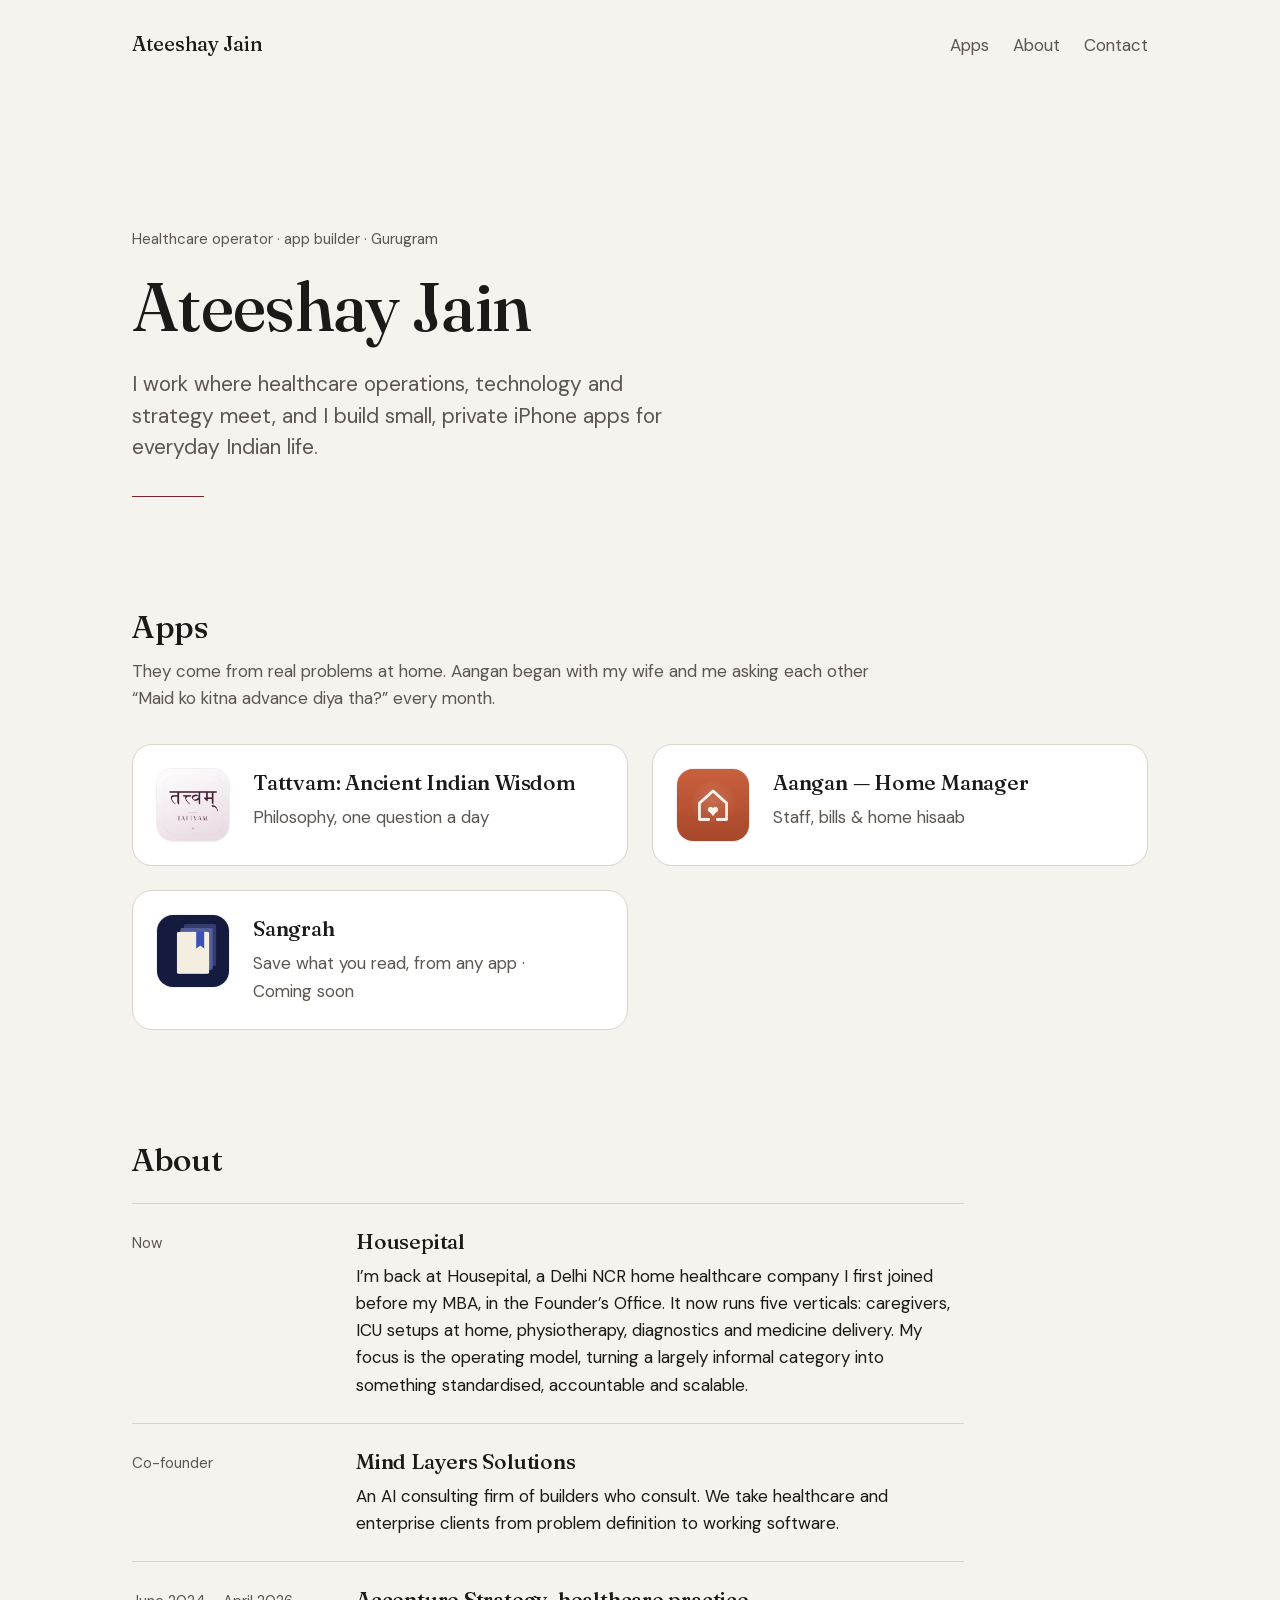
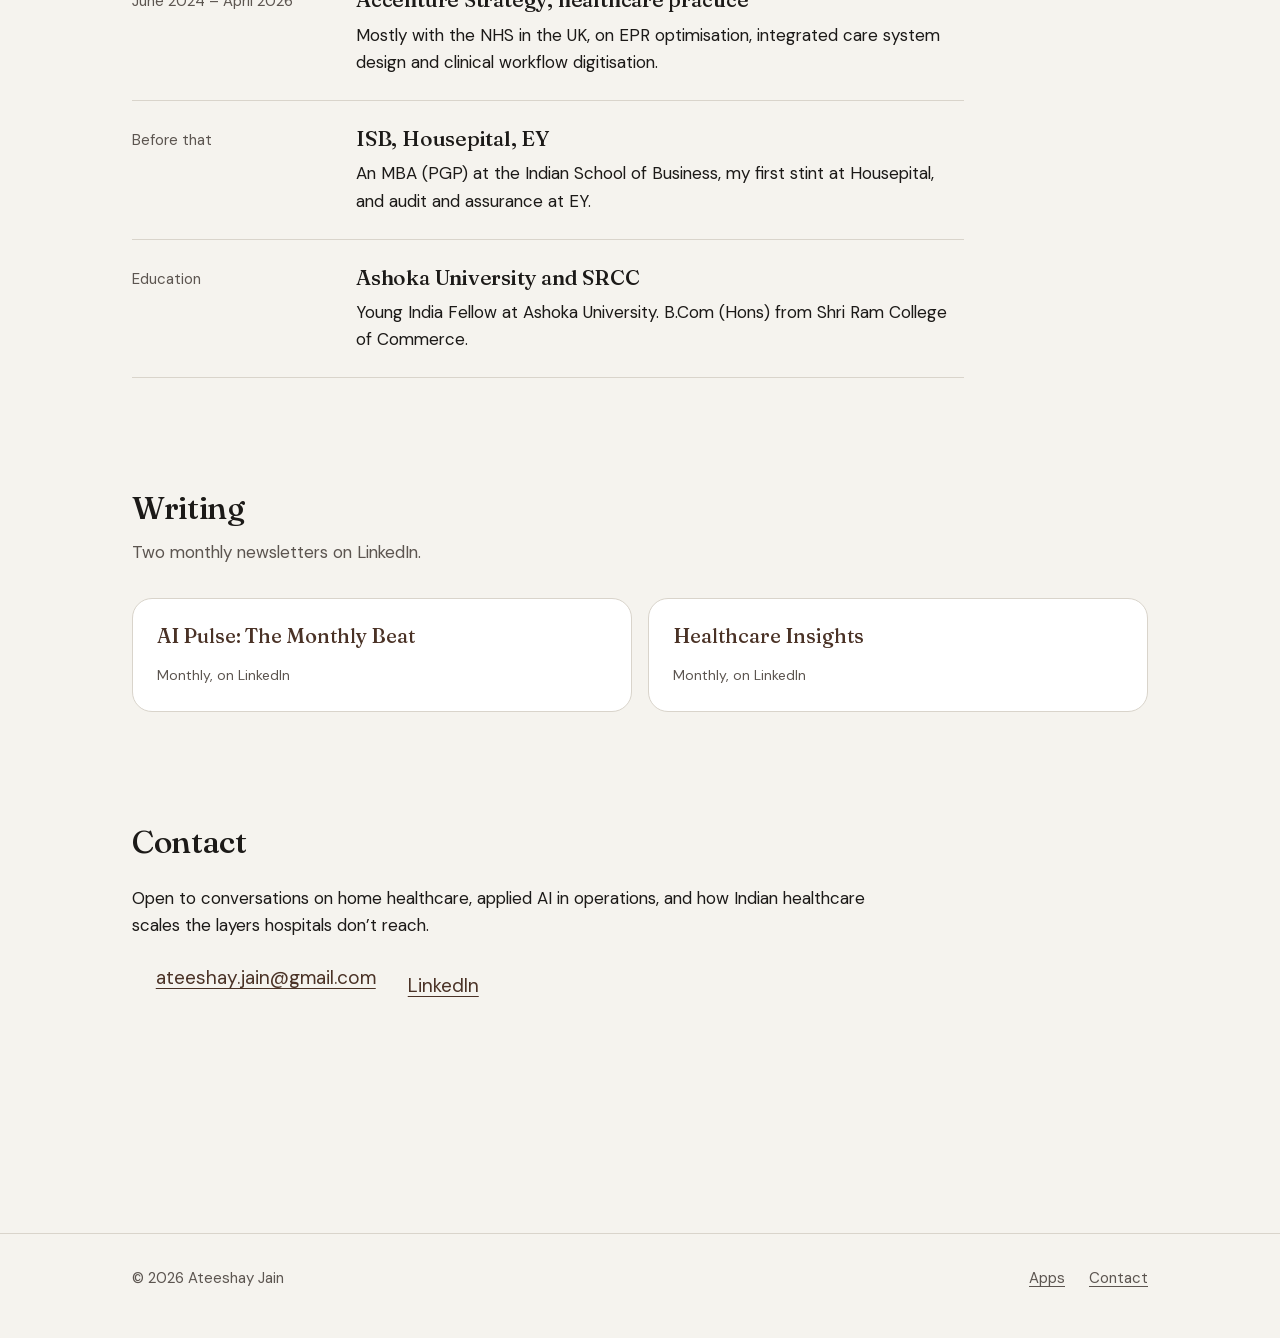
<file: index.html>
<!doctype html>
<html lang="en">
<head>
  <meta charset="utf-8">
  <meta http-equiv="Content-Security-Policy" content="default-src 'none'; style-src 'self'; font-src 'self'; img-src 'self'; base-uri 'none'; form-action 'none'; upgrade-insecure-requests">
  <meta name="referrer" content="strict-origin-when-cross-origin">
  <meta name="viewport" content="width=device-width, initial-scale=1">
  <title>Ateeshay Jain</title>
  <meta name="description" content="Ateeshay Jain works where healthcare operations, technology and strategy meet, and builds small, private iPhone apps for everyday Indian life.">
  <meta property="og:type" content="website">
  <meta property="og:title" content="Ateeshay Jain">
  <meta property="og:description" content="Healthcare operator and app builder in Gurugram. Maker of Tattvam: Ancient Indian Wisdom, Aangan — Home Manager and Sangrah.">
  <meta property="og:url" content="https://ateeshayjain.com/">
  <link rel="canonical" href="https://ateeshayjain.com/">
  <meta name="theme-color" content="#F5F3EE" media="(prefers-color-scheme: light)">
  <meta name="theme-color" content="#17130F" media="(prefers-color-scheme: dark)">
  <link rel="preload" href="/assets/fonts/fraunces-latin.woff2" as="font" type="font/woff2" crossorigin>
  <link rel="preload" href="/assets/fonts/dm-sans-latin.woff2" as="font" type="font/woff2" crossorigin>
  <link rel="stylesheet" href="/assets/css/site.css">
</head>
<body>
  <a class="skip-link" href="#main">Skip to content</a>

  <header class="site-header">
    <div class="wrap">
      <a class="wordmark" href="/">Ateeshay Jain</a>
      <nav class="site-nav" aria-label="Main">
        <ul>
          <li><a href="/apps/">Apps</a></li>
          <li><a href="/#about">About</a></li>
          <li><a href="/#contact">Contact</a></li>
        </ul>
      </nav>
    </div>
  </header>

  <main id="main">
    <section class="hero" aria-labelledby="page-title">
      <div class="wrap">
        <p class="eyebrow">Healthcare operator · app builder · Gurugram</p>
        <h1 id="page-title">Ateeshay Jain</h1>
        <p class="lede">I work where healthcare operations, technology and strategy meet, and I build small, private iPhone apps for everyday Indian life.</p>
        <hr class="rule">
      </div>
    </section>

    <section class="section" id="apps" aria-labelledby="apps-title">
      <div class="wrap">
        <h2 id="apps-title">Apps</h2>
        <p class="section-intro">They come from real problems at home. Aangan began with my wife and me asking each other “Maid ko kitna advance diya tha?” every month.</p>
        <ul class="app-list">
          <li class="app-card is-link">
            <img src="/assets/img/tattvam-icon-256.png" alt="" width="72" height="72">
            <div>
              <h3><a href="/apps/tattvam/">Tattvam: Ancient Indian Wisdom</a></h3>
              <p>Philosophy, one question a day</p>
            </div>
          </li>
          <li class="app-card is-link">
            <img src="/assets/img/aangan-icon-256.png" alt="" width="72" height="72">
            <div>
              <h3><a href="/apps/aangan/">Aangan — Home Manager</a></h3>
              <p>Staff, bills &amp; home hisaab</p>
            </div>
          </li>
          <li class="app-card is-link">
            <img src="/assets/img/sangrah-icon-256.png" alt="" width="72" height="72">
            <div>
              <h3><a href="/apps/sangrah/">Sangrah</a></h3>
              <p>Save what you read, from any app · Coming soon</p>
            </div>
          </li>
        </ul>
      </div>
    </section>

    <section class="section" id="about" aria-labelledby="about-title">
      <div class="wrap">
        <h2 id="about-title">About</h2>
        <ol class="timeline">
          <li>
            <p class="when">Now</p>
            <div>
              <h3>Housepital</h3>
              <p>I’m back at Housepital, a Delhi NCR home healthcare company I first joined before my MBA, in the Founder’s Office. It now runs five verticals: caregivers, ICU setups at home, physiotherapy, diagnostics and medicine delivery. My focus is the operating model, turning a largely informal category into something standardised, accountable and scalable.</p>
            </div>
          </li>
          <li>
            <p class="when">Co-founder</p>
            <div>
              <h3>Mind Layers Solutions</h3>
              <p>An AI consulting firm of builders who consult. We take healthcare and enterprise clients from problem definition to working software.</p>
            </div>
          </li>
          <li>
            <p class="when">June 2024 – April 2026</p>
            <div>
              <h3>Accenture Strategy, healthcare practice</h3>
              <p>Mostly with the NHS in the UK, on EPR optimisation, integrated care system design and clinical workflow digitisation.</p>
            </div>
          </li>
          <li>
            <p class="when">Before that</p>
            <div>
              <h3>ISB, Housepital, EY</h3>
              <p>An MBA (PGP) at the Indian School of Business, my first stint at Housepital, and audit and assurance at EY.</p>
            </div>
          </li>
          <li>
            <p class="when">Education</p>
            <div>
              <h3>Ashoka University and SRCC</h3>
              <p>Young India Fellow at Ashoka University. B.Com (Hons) from Shri Ram College of Commerce.</p>
            </div>
          </li>
        </ol>
      </div>
    </section>

    <section class="section" id="writing" aria-labelledby="writing-title">
      <div class="wrap">
        <h2 id="writing-title">Writing</h2>
        <p class="section-intro">Two monthly newsletters on LinkedIn.</p>
        <ul class="docs">
          <li>
            <a class="doc" href="https://www.linkedin.com/in/ateeshay-jain-169a1846/">
              <span class="doc-title">AI Pulse: The Monthly Beat</span>
              <span class="doc-date">Monthly, on LinkedIn</span>
            </a>
          </li>
          <li>
            <a class="doc" href="https://www.linkedin.com/in/ateeshay-jain-169a1846/">
              <span class="doc-title">Healthcare Insights</span>
              <span class="doc-date">Monthly, on LinkedIn</span>
            </a>
          </li>
        </ul>
      </div>
    </section>

    <section class="section" id="contact" aria-labelledby="contact-title">
      <div class="wrap">
        <h2 id="contact-title">Contact</h2>
        <div class="prose">
          <p>Open to conversations on home healthcare, applied AI in operations, and how Indian healthcare scales the layers hospitals don’t reach.</p>
          <ul class="contact-links">
            <li><a href="mailto:ateeshay.jain@gmail.com">ateeshay.jain@gmail.com</a></li>
            <li><a href="https://www.linkedin.com/in/ateeshay-jain-169a1846/">LinkedIn</a></li>
          </ul>
        </div>
      </div>
    </section>
  </main>

  <footer class="site-footer">
    <div class="wrap">
      <p>© 2026 Ateeshay Jain</p>
      <ul>
        <li><a href="/apps/">Apps</a></li>
        <li><a href="/#contact">Contact</a></li>
      </ul>
    </div>
  </footer>
</body>
</html>
</file>
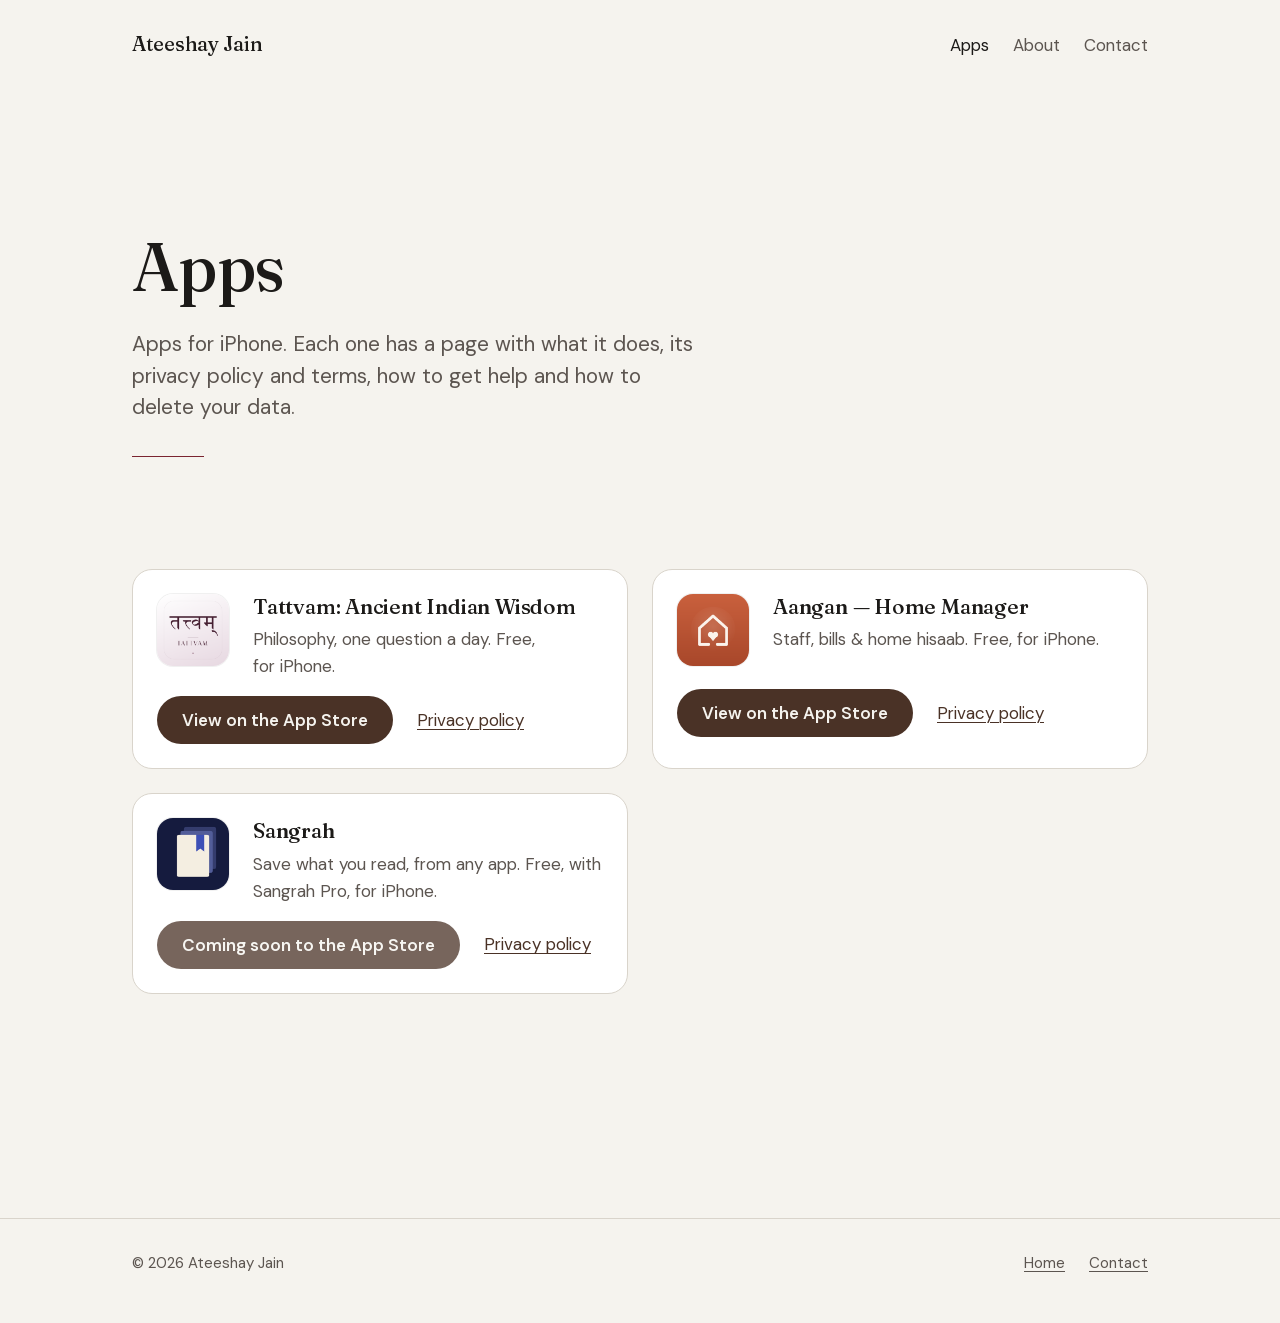
<file: apps/index.html>
<!doctype html>
<html lang="en">
<head>
  <meta charset="utf-8">
  <meta http-equiv="Content-Security-Policy" content="default-src 'none'; style-src 'self'; font-src 'self'; img-src 'self'; base-uri 'none'; form-action 'none'; upgrade-insecure-requests">
  <meta name="referrer" content="strict-origin-when-cross-origin">
  <meta name="viewport" content="width=device-width, initial-scale=1">
  <title>Apps — Ateeshay Jain</title>
  <meta name="description" content="iPhone apps by Ateeshay Jain: Tattvam: Ancient Indian Wisdom, Aangan — Home Manager and Sangrah, with their privacy policies, terms and support.">
  <meta property="og:type" content="website">
  <meta property="og:title" content="Apps — Ateeshay Jain">
  <meta property="og:description" content="Tattvam: Ancient Indian Wisdom, Aangan — Home Manager and Sangrah, with their privacy policies, terms and support.">
  <meta property="og:url" content="https://ateeshayjain.com/apps/">
  <link rel="canonical" href="https://ateeshayjain.com/apps/">
  <meta name="theme-color" content="#F5F3EE" media="(prefers-color-scheme: light)">
  <meta name="theme-color" content="#17130F" media="(prefers-color-scheme: dark)">
  <link rel="preload" href="/assets/fonts/fraunces-latin.woff2" as="font" type="font/woff2" crossorigin>
  <link rel="preload" href="/assets/fonts/dm-sans-latin.woff2" as="font" type="font/woff2" crossorigin>
  <link rel="stylesheet" href="/assets/css/site.css">
</head>
<body>
  <a class="skip-link" href="#main">Skip to content</a>

  <header class="site-header">
    <div class="wrap">
      <a class="wordmark" href="/">Ateeshay Jain</a>
      <nav class="site-nav" aria-label="Main">
        <ul>
          <li><a href="/apps/" aria-current="page">Apps</a></li>
          <li><a href="/#about">About</a></li>
          <li><a href="/#contact">Contact</a></li>
        </ul>
      </nav>
    </div>
  </header>

  <main id="main">
    <section class="hero" aria-labelledby="page-title">
      <div class="wrap">
        <h1 id="page-title">Apps</h1>
        <p class="lede">Apps for iPhone. Each one has a page with what it does, its privacy policy and terms, how to get help and how to delete your data.</p>
        <hr class="rule">
      </div>
    </section>

    <section class="section" aria-label="Apps">
      <div class="wrap">
        <ul class="app-list">
          <li class="app-card">
            <img src="/assets/img/tattvam-icon-256.png" alt="" width="72" height="72">
            <div>
              <h2><a href="/apps/tattvam/">Tattvam: Ancient Indian Wisdom</a></h2>
              <p>Philosophy, one question a day. Free, for iPhone.</p>
            </div>
            <div class="card-actions">
              <a class="btn btn-primary" href="https://apps.apple.com/app/id6796545677">View on the App Store</a>
              <a href="https://ateeshayjain.github.io/tattvam-legal/">Privacy policy</a>
            </div>
          </li>
          <li class="app-card">
            <img src="/assets/img/aangan-icon-256.png" alt="" width="72" height="72">
            <div>
              <h2><a href="/apps/aangan/">Aangan — Home Manager</a></h2>
              <p>Staff, bills &amp; home hisaab. Free, for iPhone.</p>
            </div>
            <div class="card-actions">
              <a class="btn btn-primary" href="https://apps.apple.com/app/id6790430682">View on the App Store</a>
              <a href="https://ateeshayjain.github.io/aangan-site/">Privacy policy</a>
            </div>
          </li>
          <li class="app-card">
            <img src="/assets/img/sangrah-icon-256.png" alt="" width="72" height="72">
            <div>
              <h2><a href="/apps/sangrah/">Sangrah</a></h2>
              <p>Save what you read, from any app. Free, with Sangrah Pro, for iPhone.</p>
            </div>
            <div class="card-actions">
              <span class="btn btn-primary" aria-disabled="true">Coming soon to the App Store</span>
              <a href="/apps/sangrah/privacy/">Privacy policy</a>
            </div>
          </li>
        </ul>
      </div>
    </section>
  </main>

  <footer class="site-footer">
    <div class="wrap">
      <p>© 2026 Ateeshay Jain</p>
      <ul>
        <li><a href="/">Home</a></li>
        <li><a href="/#contact">Contact</a></li>
      </ul>
    </div>
  </footer>
</body>
</html>
</file>
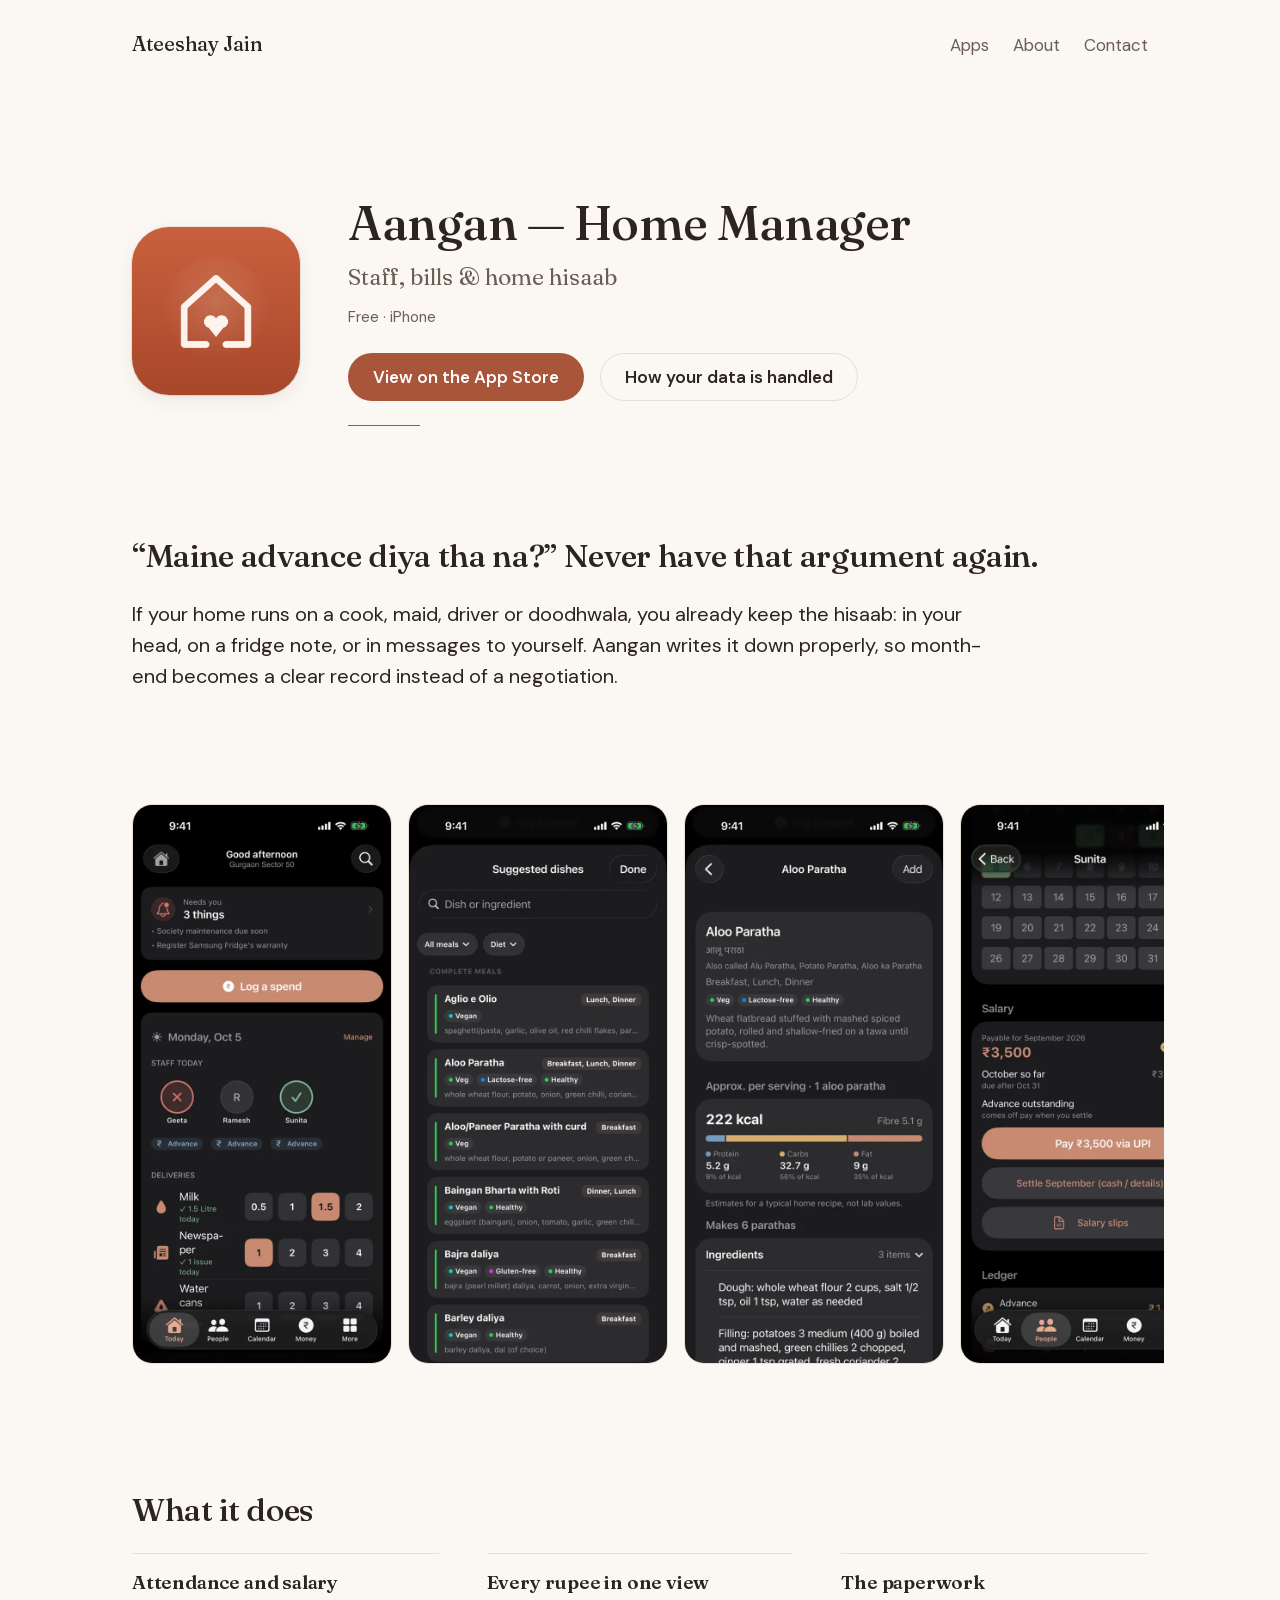
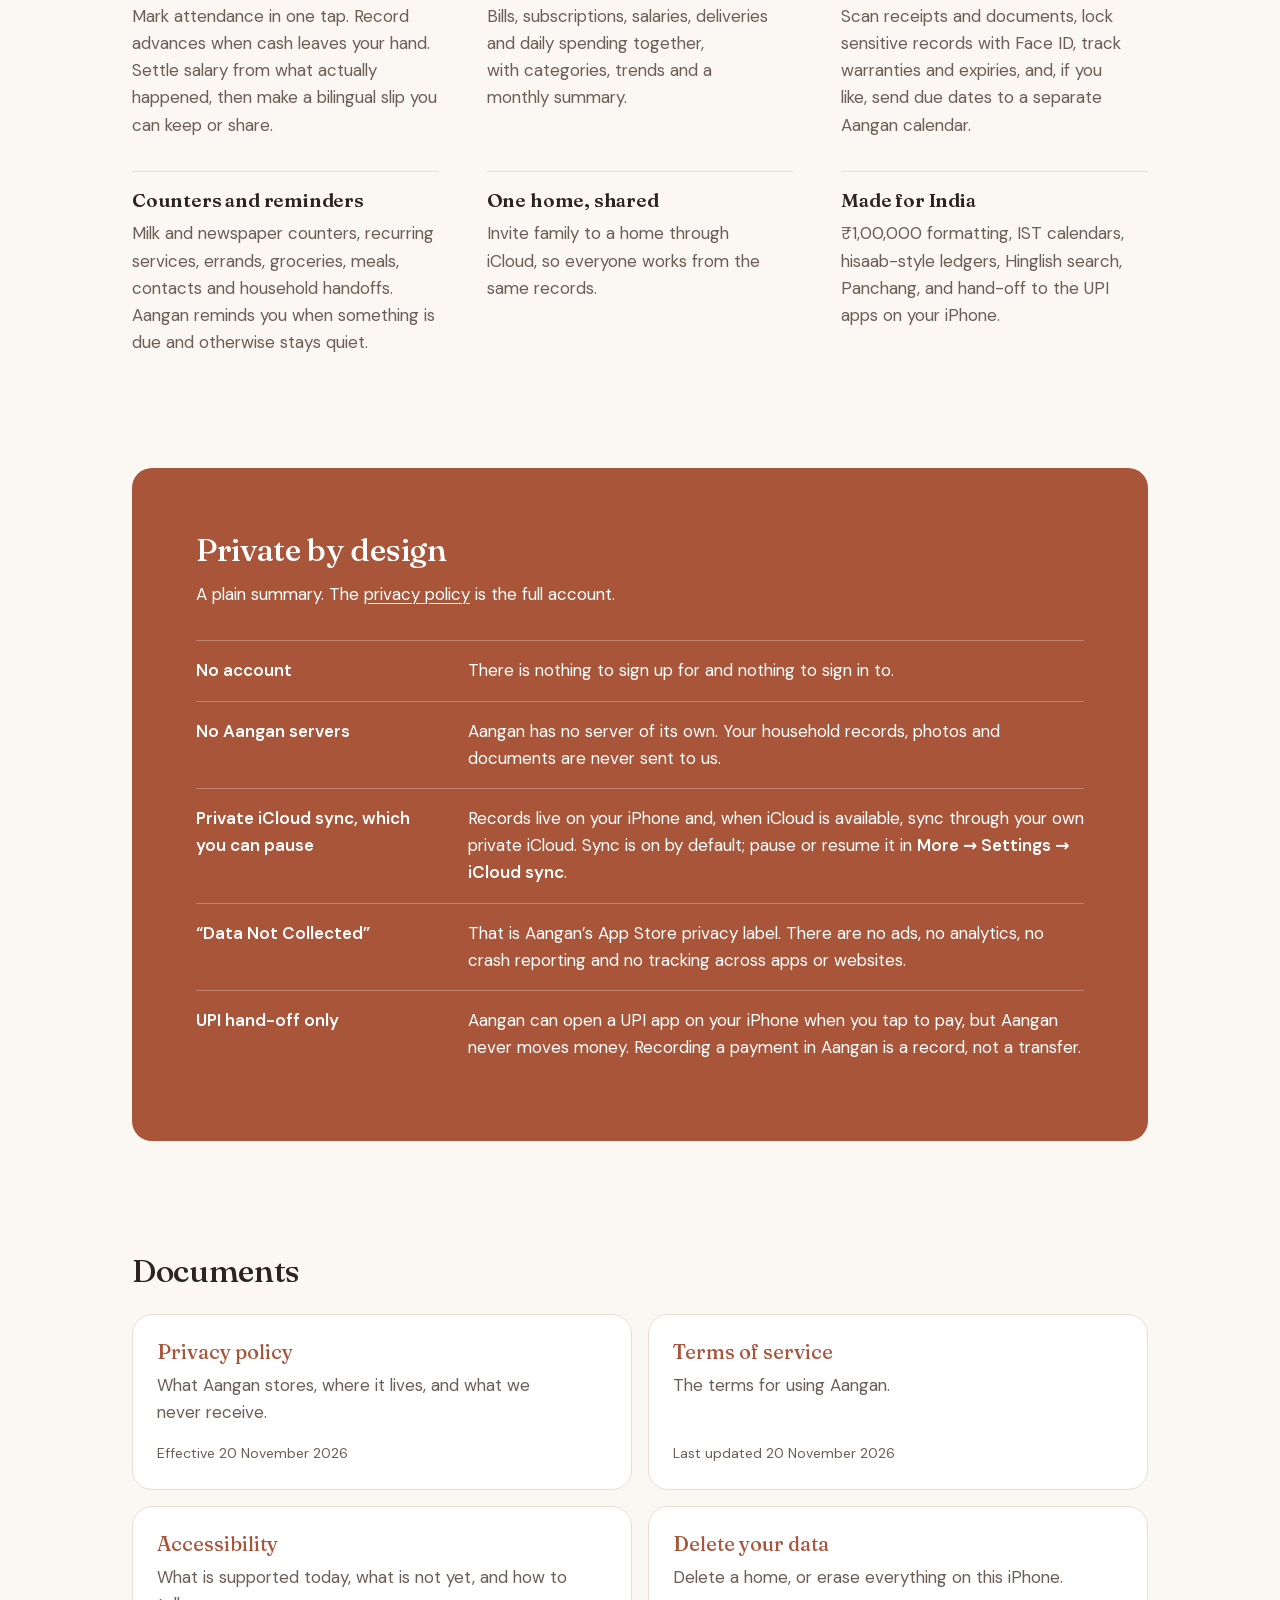
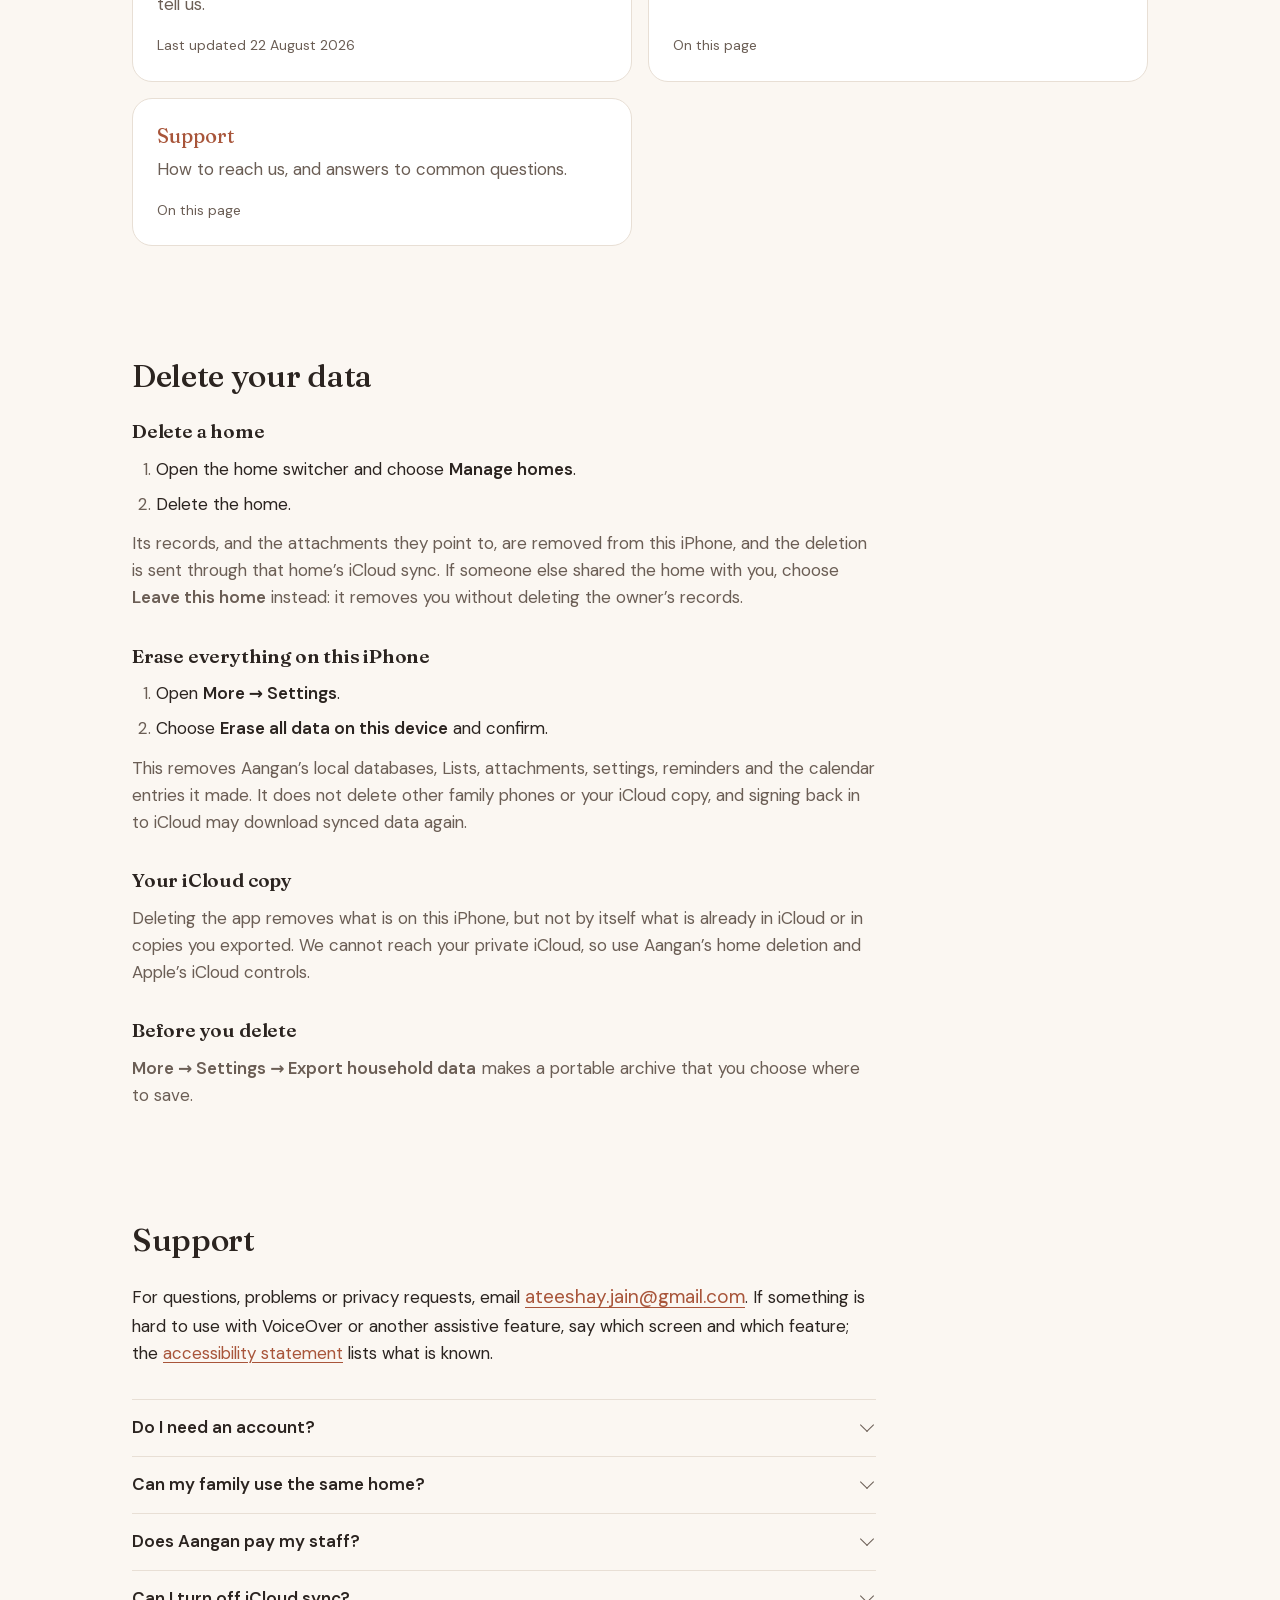
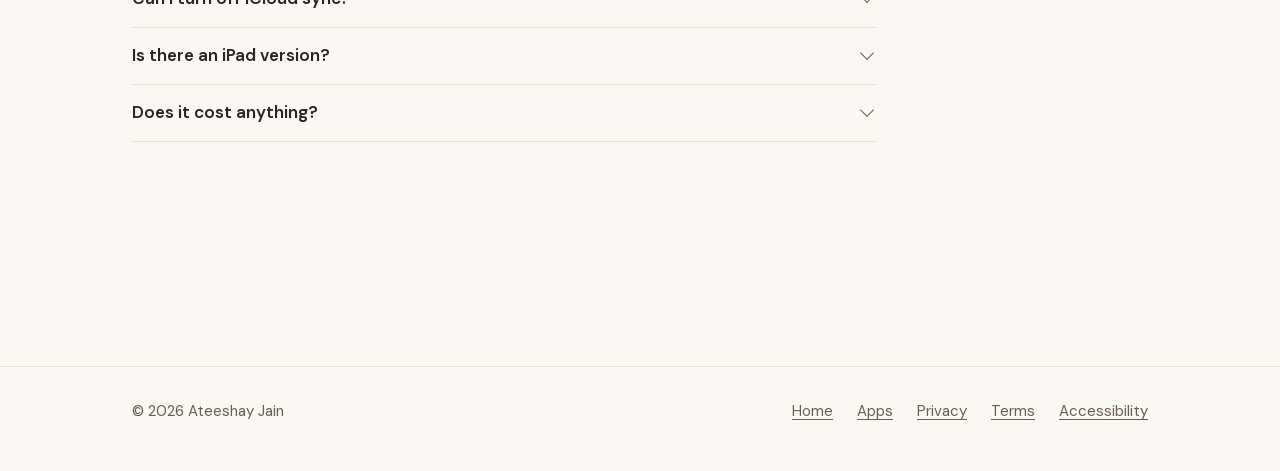
<file: apps/aangan/index.html>
<!doctype html>
<html lang="en">
<head>
  <meta charset="utf-8">
  <meta http-equiv="Content-Security-Policy" content="default-src 'none'; style-src 'self'; font-src 'self'; img-src 'self'; base-uri 'none'; form-action 'none'; upgrade-insecure-requests">
  <meta name="referrer" content="strict-origin-when-cross-origin">
  <meta name="viewport" content="width=device-width, initial-scale=1">
  <title>Aangan — Home Manager — Ateeshay Jain</title>
  <meta name="description" content="Attendance, advances, milk hisaab and bills for an Indian home, kept on your iPhone and privately synced through your own iCloud. Free for iPhone, with no account.">
  <meta property="og:type" content="website">
  <meta property="og:title" content="Aangan — Home Manager">
  <meta property="og:description" content="Staff, bills &amp; home hisaab. Free for iPhone, with no account and no Aangan servers.">
  <meta property="og:url" content="https://ateeshayjain.com/apps/aangan/">
  <link rel="canonical" href="https://ateeshayjain.com/apps/aangan/">
  <meta name="theme-color" content="#FBF7F2" media="(prefers-color-scheme: light)">
  <meta name="theme-color" content="#1A1411" media="(prefers-color-scheme: dark)">
  <link rel="icon" href="/assets/img/aangan-icon-256.png" type="image/png">
  <link rel="apple-touch-icon" href="/assets/img/aangan-icon-256.png">
  <link rel="preload" href="/assets/fonts/fraunces-latin.woff2" as="font" type="font/woff2" crossorigin>
  <link rel="preload" href="/assets/fonts/dm-sans-latin.woff2" as="font" type="font/woff2" crossorigin>
  <link rel="stylesheet" href="/assets/css/site.css">
</head>
<body data-theme="aangan">
  <a class="skip-link" href="#main">Skip to content</a>

  <header class="site-header">
    <div class="wrap">
      <a class="wordmark" href="/">Ateeshay Jain</a>
      <nav class="site-nav" aria-label="Main">
        <ul>
          <li><a href="/apps/" aria-current="true">Apps</a></li>
          <li><a href="/#about">About</a></li>
          <li><a href="/#contact">Contact</a></li>
        </ul>
      </nav>
    </div>
  </header>

  <main id="main">
    <section class="app-hero" aria-labelledby="page-title">
      <div class="wrap">
        <img class="app-icon" src="/assets/img/aangan-icon-512.png" alt="Aangan app icon" width="168" height="168">
        <div>
          <h1 id="page-title">Aangan — Home Manager</h1>
          <p class="subtitle">Staff, bills &amp; home hisaab</p>
          <p class="meta">Free · iPhone</p>
          <div class="actions">
            <a class="btn btn-primary" href="https://apps.apple.com/app/id6790430682">View on the App Store</a>
            <a class="btn btn-quiet" href="#privacy">How your data is handled</a>
          </div>
          <hr class="rule">
        </div>
      </div>
    </section>

    <section class="section" aria-labelledby="intro-title">
      <div class="wrap">
        <h2 id="intro-title">“Maine advance diya tha na?” Never have that argument again.</h2>
        <div class="app-intro">
          <p>If your home runs on a cook, maid, driver or doodhwala, you already keep the hisaab: in your head, on a fridge note, or in messages to yourself. Aangan writes it down properly, so month-end becomes a clear record instead of a negotiation.</p>
        </div>
      </div>
    </section>

    <section class="section" aria-label="Screenshots">
      <div class="wrap">
        <div class="shots" tabindex="0" aria-label="Aangan screenshots, scroll sideways for more">
          <img src="/assets/img/shots/aangan-today.webp" width="600" height="1298" decoding="async" alt="Today screen: things that need attention, a Log a spend button, today’s staff attendance with advances, and milk and newspaper counters.">
          <img src="/assets/img/shots/aangan-dishes.webp" width="600" height="1298" loading="lazy" decoding="async" alt="Suggested dishes: a searchable list of meals with meal and diet filters, each tagged Vegan, Veg or Healthy with its main ingredients.">
          <img src="/assets/img/shots/aangan-dish.webp" width="600" height="1298" loading="lazy" decoding="async" alt="A dish page for Aloo Paratha: its Hindi name, a short description, approximate calories and macros per serving, and the ingredients.">
          <img src="/assets/img/shots/aangan-staff-salary.webp" width="600" height="1298" loading="lazy" decoding="async" alt="A staff member’s page: the salary due for September, the month so far, an outstanding advance, and buttons to pay via UPI, settle in cash or open salary slips.">
          <img src="/assets/img/shots/aangan-record.webp" width="600" height="1298" loading="lazy" decoding="async" alt="Record transaction: an amount in rupees, the type set to Salary, and a month picker set to September 2026.">
        </div>
      </div>
    </section>

    <section class="section" id="features" aria-labelledby="features-title">
      <div class="wrap">
        <h2 id="features-title">What it does</h2>
        <ul class="features">
          <li class="feature">
            <h3>Attendance and salary</h3>
            <p>Mark attendance in one tap. Record advances when cash leaves your hand. Settle salary from what actually happened, then make a bilingual slip you can keep or share.</p>
          </li>
          <li class="feature">
            <h3>Every rupee in one view</h3>
            <p>Bills, subscriptions, salaries, deliveries and daily spending together, with categories, trends and a monthly summary.</p>
          </li>
          <li class="feature">
            <h3>The paperwork</h3>
            <p>Scan receipts and documents, lock sensitive records with Face ID, track warranties and expiries, and, if you like, send due dates to a separate Aangan calendar.</p>
          </li>
          <li class="feature">
            <h3>Counters and reminders</h3>
            <p>Milk and newspaper counters, recurring services, errands, groceries, meals, contacts and household handoffs. Aangan reminds you when something is due and otherwise stays quiet.</p>
          </li>
          <li class="feature">
            <h3>One home, shared</h3>
            <p>Invite family to a home through iCloud, so everyone works from the same records.</p>
          </li>
          <li class="feature">
            <h3>Made for India</h3>
            <p>₹1,00,000 formatting, IST calendars, hisaab-style ledgers, Hinglish search, Panchang, and hand-off to the UPI apps on your iPhone.</p>
          </li>
        </ul>
      </div>
    </section>

    <section class="section" id="privacy" aria-labelledby="privacy-title">
      <div class="wrap">
        <div class="privacy-panel">
          <h2 id="privacy-title">Private by design</h2>
          <p>A plain summary. The <a href="https://ateeshayjain.github.io/aangan-site/">privacy policy</a> is the full account.</p>
          <dl class="privacy-facts">
            <div>
              <dt>No account</dt>
              <dd>There is nothing to sign up for and nothing to sign in to.</dd>
            </div>
            <div>
              <dt>No Aangan servers</dt>
              <dd>Aangan has no server of its own. Your household records, photos and documents are never sent to us.</dd>
            </div>
            <div>
              <dt>Private iCloud sync, which you can pause</dt>
              <dd>Records live on your iPhone and, when iCloud is available, sync through your own private iCloud. Sync is on by default; pause or resume it in <span class="path">More → Settings → iCloud sync</span>.</dd>
            </div>
            <div>
              <dt>“Data Not Collected”</dt>
              <dd>That is Aangan’s App Store privacy label. There are no ads, no analytics, no crash reporting and no tracking across apps or websites.</dd>
            </div>
            <div>
              <dt>UPI hand-off only</dt>
              <dd>Aangan can open a UPI app on your iPhone when you tap to pay, but Aangan never moves money. Recording a payment in Aangan is a record, not a transfer.</dd>
            </div>
          </dl>
        </div>
      </div>
    </section>

    <section class="section" id="documents" aria-labelledby="documents-title">
      <div class="wrap">
        <h2 id="documents-title">Documents</h2>
        <ul class="docs">
          <li>
            <a class="doc" href="https://ateeshayjain.github.io/aangan-site/">
              <span class="doc-title">Privacy policy</span>
              <span class="doc-line">What Aangan stores, where it lives, and what we never receive.</span>
              <span class="doc-date">Effective 20 November 2026</span>
            </a>
          </li>
          <li>
            <a class="doc" href="https://ateeshayjain.github.io/aangan-site/terms.html">
              <span class="doc-title">Terms of service</span>
              <span class="doc-line">The terms for using Aangan.</span>
              <span class="doc-date">Last updated 20 November 2026</span>
            </a>
          </li>
          <li>
            <a class="doc" href="/apps/aangan/accessibility/">
              <span class="doc-title">Accessibility</span>
              <span class="doc-line">What is supported today, what is not yet, and how to tell us.</span>
              <span class="doc-date">Last updated 22 August 2026</span>
            </a>
          </li>
          <li>
            <a class="doc" href="#delete-data">
              <span class="doc-title">Delete your data</span>
              <span class="doc-line">Delete a home, or erase everything on this iPhone.</span>
              <span class="doc-date">On this page</span>
            </a>
          </li>
          <li>
            <a class="doc" href="#support">
              <span class="doc-title">Support</span>
              <span class="doc-line">How to reach us, and answers to common questions.</span>
              <span class="doc-date">On this page</span>
            </a>
          </li>
        </ul>
      </div>
    </section>

    <section class="section" id="delete-data" aria-labelledby="delete-title">
      <div class="wrap">
        <h2 id="delete-title">Delete your data</h2>
        <div class="steps">
          <h3>Delete a home</h3>
          <ol>
            <li>Open the home switcher and choose <span class="path">Manage homes</span>.</li>
            <li>Delete the home.</li>
          </ol>
          <p>Its records, and the attachments they point to, are removed from this iPhone, and the deletion is sent through that home’s iCloud sync. If someone else shared the home with you, choose <span class="path">Leave this home</span> instead: it removes you without deleting the owner’s records.</p>

          <h3>Erase everything on this iPhone</h3>
          <ol>
            <li>Open <span class="path">More → Settings</span>.</li>
            <li>Choose <span class="path">Erase all data on this device</span> and confirm.</li>
          </ol>
          <p>This removes Aangan’s local databases, Lists, attachments, settings, reminders and the calendar entries it made. It does not delete other family phones or your iCloud copy, and signing back in to iCloud may download synced data again.</p>

          <h3>Your iCloud copy</h3>
          <p>Deleting the app removes what is on this iPhone, but not by itself what is already in iCloud or in copies you exported. We cannot reach your private iCloud, so use Aangan’s home deletion and Apple’s iCloud controls.</p>

          <h3>Before you delete</h3>
          <p><span class="path">More → Settings → Export household data</span> makes a portable archive that you choose where to save.</p>
        </div>
      </div>
    </section>

    <section class="section" id="support" aria-labelledby="support-title">
      <div class="wrap">
        <h2 id="support-title">Support</h2>
        <div class="support-contact">
          <p>For questions, problems or privacy requests, email <a class="email" href="mailto:ateeshay.jain@gmail.com">ateeshay.jain@gmail.com</a>. If something is hard to use with VoiceOver or another assistive feature, say which screen and which feature; the <a href="/apps/aangan/accessibility/">accessibility statement</a> lists what is known.</p>
        </div>
        <div class="faq">
          <details>
            <summary>Do I need an account?</summary>
            <div><p>No. Aangan works on your iPhone and, if you use iCloud, through your own Apple account. There is no sign-up.</p></div>
          </details>
          <details>
            <summary>Can my family use the same home?</summary>
            <div><p>Yes, by sharing the home through iCloud. Everyone you invite is a co-owner: they can read and change everything in it, including documents, photos and scans, and a copy is kept on their iPhone. There are no read-only roles, so invite only people you trust.</p></div>
          </details>
          <details>
            <summary>Does Aangan pay my staff?</summary>
            <div><p>No. It can hand off to a UPI app installed on your iPhone, and you pay there. Recording a cash, card or UPI payment in Aangan does not move money.</p></div>
          </details>
          <details>
            <summary>Can I turn off iCloud sync?</summary>
            <div><p>Yes. <span class="path">More → Settings → iCloud sync</span> pauses and resumes it.</p></div>
          </details>
          <details>
            <summary>Is there an iPad version?</summary>
            <div><p>No. Aangan is for iPhone only.</p></div>
          </details>
          <details>
            <summary>Does it cost anything?</summary>
            <div><p>No. Aangan is free and has no in-app purchases.</p></div>
          </details>
        </div>
      </div>
    </section>
  </main>

  <footer class="site-footer">
    <div class="wrap">
      <p>© 2026 Ateeshay Jain</p>
      <ul>
        <li><a href="/">Home</a></li>
        <li><a href="/apps/">Apps</a></li>
        <li><a href="https://ateeshayjain.github.io/aangan-site/">Privacy</a></li>
        <li><a href="https://ateeshayjain.github.io/aangan-site/terms.html">Terms</a></li>
        <li><a href="/apps/aangan/accessibility/">Accessibility</a></li>
      </ul>
    </div>
  </footer>
</body>
</html>
</file>
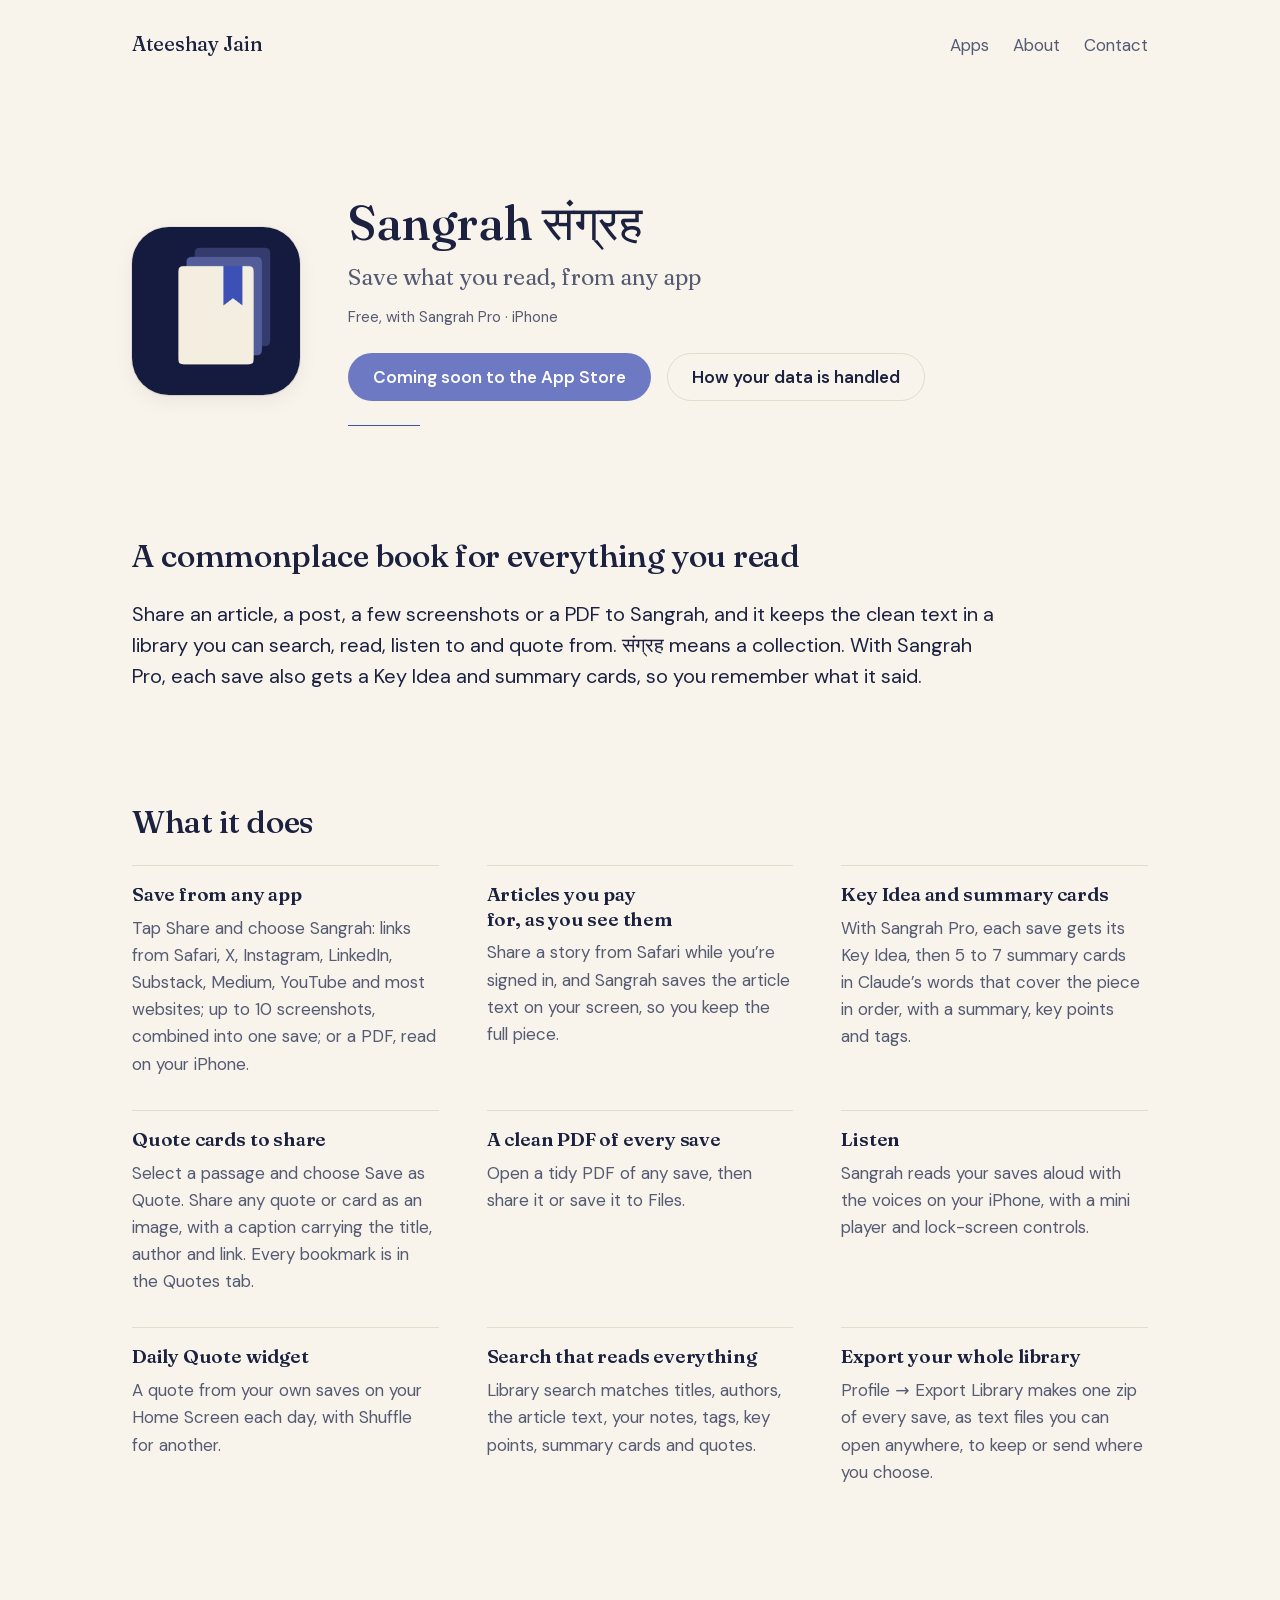
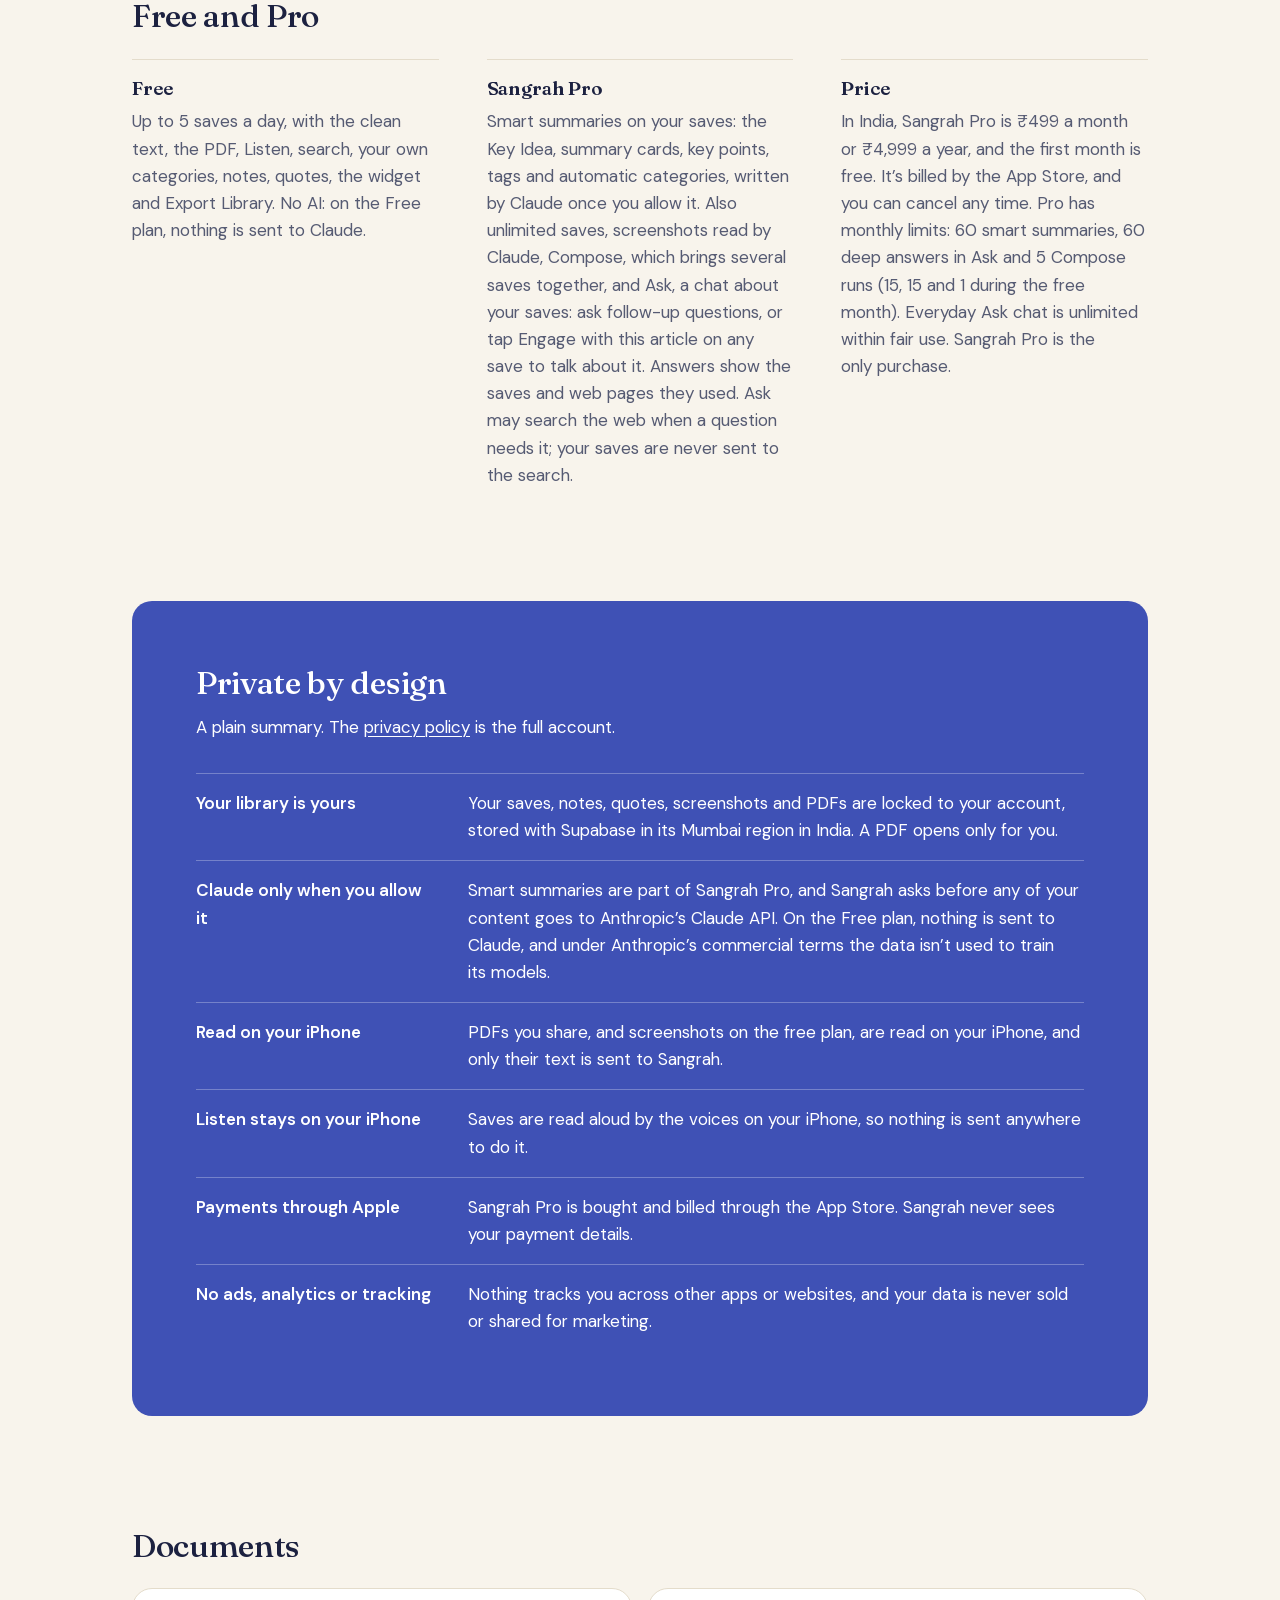
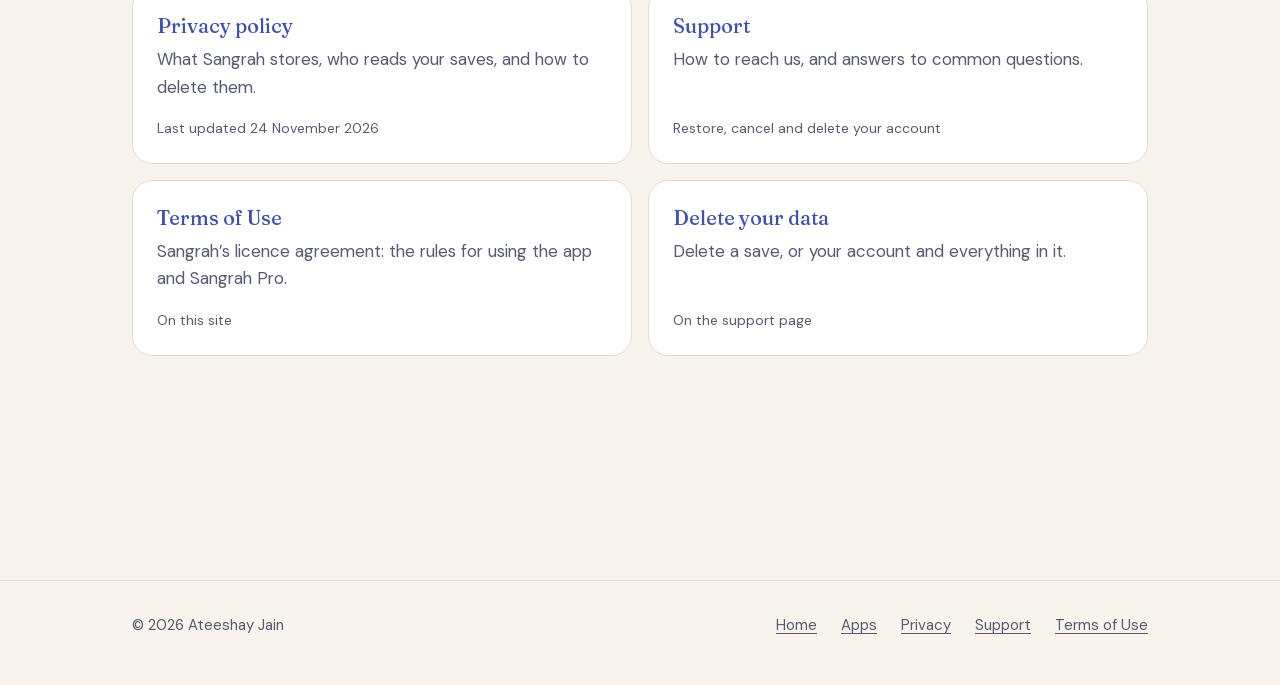
<file: apps/sangrah/index.html>
<!doctype html>
<html lang="en">
<head>
  <meta charset="utf-8">
  <meta http-equiv="Content-Security-Policy" content="default-src 'none'; style-src 'self'; font-src 'self'; img-src 'self'; base-uri 'none'; form-action 'none'; upgrade-insecure-requests">
  <meta name="referrer" content="strict-origin-when-cross-origin">
  <meta name="viewport" content="width=device-width, initial-scale=1">
  <title>Sangrah — Ateeshay Jain</title>
  <meta name="description" content="Sangrah saves what you read from any app, links, screenshots and PDFs, into a clean, searchable library, with smart summaries on Sangrah Pro. For iPhone, coming soon to the App Store.">
  <meta property="og:type" content="website">
  <meta property="og:title" content="Sangrah">
  <meta property="og:description" content="Save what you read from any app into a clean, searchable library. For iPhone, coming soon to the App Store.">
  <meta property="og:url" content="https://ateeshayjain.com/apps/sangrah/">
  <link rel="canonical" href="https://ateeshayjain.com/apps/sangrah/">
  <meta name="theme-color" content="#F8F4EC" media="(prefers-color-scheme: light)">
  <meta name="theme-color" content="#141831" media="(prefers-color-scheme: dark)">
  <link rel="icon" href="/assets/img/sangrah-icon-256.png" type="image/png">
  <link rel="apple-touch-icon" href="/assets/img/sangrah-icon-256.png">
  <link rel="preload" href="/assets/fonts/fraunces-latin.woff2" as="font" type="font/woff2" crossorigin>
  <link rel="preload" href="/assets/fonts/dm-sans-latin.woff2" as="font" type="font/woff2" crossorigin>
  <link rel="stylesheet" href="/assets/css/site.css">
</head>
<body data-theme="sangrah">
  <a class="skip-link" href="#main">Skip to content</a>

  <header class="site-header">
    <div class="wrap">
      <a class="wordmark" href="/">Ateeshay Jain</a>
      <nav class="site-nav" aria-label="Main">
        <ul>
          <li><a href="/apps/" aria-current="true">Apps</a></li>
          <li><a href="/#about">About</a></li>
          <li><a href="/#contact">Contact</a></li>
        </ul>
      </nav>
    </div>
  </header>

  <main id="main">
    <section class="app-hero" aria-labelledby="page-title">
      <div class="wrap">
        <img class="app-icon" src="/assets/img/sangrah-icon-512.png" alt="Sangrah app icon" width="168" height="168">
        <div>
          <h1 id="page-title">Sangrah <span lang="hi">संग्रह</span></h1>
          <p class="subtitle">Save what you read, from any app</p>
          <p class="meta">Free, with Sangrah Pro · iPhone</p>
          <div class="actions">
            <span class="btn btn-primary" aria-disabled="true">Coming soon to the App Store</span>
            <a class="btn btn-quiet" href="#privacy">How your data is handled</a>
          </div>
          <hr class="rule">
        </div>
      </div>
    </section>

    <section class="section" aria-labelledby="intro-title">
      <div class="wrap">
        <h2 id="intro-title">A commonplace book for everything you read</h2>
        <div class="app-intro">
          <p>Share an article, a post, a few screenshots or a PDF to Sangrah, and it keeps the clean text in a library you can search, read, listen to and quote from. <span lang="hi">संग्रह</span> means a collection. With Sangrah Pro, each save also gets a Key Idea and summary cards, so you remember what it said.</p>
        </div>
      </div>
    </section>

    <section class="section" id="features" aria-labelledby="features-title">
      <div class="wrap">
        <h2 id="features-title">What it does</h2>
        <ul class="features">
          <li class="feature">
            <h3>Save from any app</h3>
            <p>Tap Share and choose Sangrah: links from Safari, X, Instagram, LinkedIn, Substack, Medium, YouTube and most websites; up to 10 screenshots, combined into one save; or a PDF, read on your iPhone.</p>
          </li>
          <li class="feature">
            <h3>Articles you pay for, as you see them</h3>
            <p>Share a story from Safari while you’re signed in, and Sangrah saves the article text on your screen, so you keep the full piece.</p>
          </li>
          <li class="feature">
            <h3>Key Idea and summary cards</h3>
            <p>With Sangrah Pro, each save gets its Key Idea, then 5 to 7 summary cards in Claude’s words that cover the piece in order, with a summary, key points and tags.</p>
          </li>
          <li class="feature">
            <h3>Quote cards to share</h3>
            <p>Select a passage and choose Save as Quote. Share any quote or card as an image, with a caption carrying the title, author and link. Every bookmark is in the Quotes tab.</p>
          </li>
          <li class="feature">
            <h3>A clean PDF of every save</h3>
            <p>Open a tidy PDF of any save, then share it or save it to Files.</p>
          </li>
          <li class="feature">
            <h3>Listen</h3>
            <p>Sangrah reads your saves aloud with the voices on your iPhone, with a mini player and lock-screen controls.</p>
          </li>
          <li class="feature">
            <h3>Daily Quote widget</h3>
            <p>A quote from your own saves on your Home Screen each day, with Shuffle for another.</p>
          </li>
          <li class="feature">
            <h3>Search that reads everything</h3>
            <p>Library search matches titles, authors, the article text, your notes, tags, key points, summary cards and quotes.</p>
          </li>
          <li class="feature">
            <h3>Export your whole library</h3>
            <p>Profile → Export Library makes one zip of every save, as text files you can open anywhere, to keep or send where you choose.</p>
          </li>
        </ul>
      </div>
    </section>

    <section class="section" id="plans" aria-labelledby="plans-title">
      <div class="wrap">
        <h2 id="plans-title">Free and Pro</h2>
        <ul class="features">
          <li class="feature">
            <h3>Free</h3>
            <p>Up to 5 saves a day, with the clean text, the PDF, Listen, search, your own categories, notes, quotes, the widget and Export Library. No AI: on the Free plan, nothing is sent to Claude.</p>
          </li>
          <li class="feature">
            <h3>Sangrah Pro</h3>
            <p>Smart summaries on your saves: the Key Idea, summary cards, key points, tags and automatic categories, written by Claude once you allow it. Also unlimited saves, screenshots read by Claude, Compose, which brings several saves together, and Ask, a chat about your saves: ask follow-up questions, or tap Engage with this article on any save to talk about it. Answers show the saves and web pages they used. Ask may search the web when a question needs it; your saves are never sent to the search.</p>
          </li>
          <li class="feature">
            <h3>Price</h3>
            <p>In India, Sangrah Pro is ₹499 a month or ₹4,999 a year, and the first month is free. It’s billed by the App Store, and you can cancel any time. Pro has monthly limits: 60 smart summaries, 60 deep answers in Ask and 5 Compose runs (15, 15 and 1 during the free month). Everyday Ask chat is unlimited within fair use. Sangrah Pro is the only purchase.</p>
          </li>
        </ul>
      </div>
    </section>

    <section class="section" id="privacy" aria-labelledby="privacy-title">
      <div class="wrap">
        <div class="privacy-panel">
          <h2 id="privacy-title">Private by design</h2>
          <p>A plain summary. The <a href="/apps/sangrah/privacy/">privacy policy</a> is the full account.</p>
          <dl class="privacy-facts">
            <div>
              <dt>Your library is yours</dt>
              <dd>Your saves, notes, quotes, screenshots and PDFs are locked to your account, stored with Supabase in its Mumbai region in India. A PDF opens only for you.</dd>
            </div>
            <div>
              <dt>Claude only when you allow it</dt>
              <dd>Smart summaries are part of Sangrah Pro, and Sangrah asks before any of your content goes to Anthropic’s Claude API. On the Free plan, nothing is sent to Claude, and under Anthropic’s commercial terms the data isn’t used to train its models.</dd>
            </div>
            <div>
              <dt>Read on your iPhone</dt>
              <dd>PDFs you share, and screenshots on the free plan, are read on your iPhone, and only their text is sent to Sangrah.</dd>
            </div>
            <div>
              <dt>Listen stays on your iPhone</dt>
              <dd>Saves are read aloud by the voices on your iPhone, so nothing is sent anywhere to do it.</dd>
            </div>
            <div>
              <dt>Payments through Apple</dt>
              <dd>Sangrah Pro is bought and billed through the App Store. Sangrah never sees your payment details.</dd>
            </div>
            <div>
              <dt>No ads, analytics or tracking</dt>
              <dd>Nothing tracks you across other apps or websites, and your data is never sold or shared for marketing.</dd>
            </div>
          </dl>
        </div>
      </div>
    </section>

    <section class="section" id="documents" aria-labelledby="documents-title">
      <div class="wrap">
        <h2 id="documents-title">Documents</h2>
        <ul class="docs">
          <li>
            <a class="doc" href="/apps/sangrah/privacy/">
              <span class="doc-title">Privacy policy</span>
              <span class="doc-line">What Sangrah stores, who reads your saves, and how to delete them.</span>
              <span class="doc-date">Last updated 24 November 2026</span>
            </a>
          </li>
          <li>
            <a class="doc" href="/apps/sangrah/support/">
              <span class="doc-title">Support</span>
              <span class="doc-line">How to reach us, and answers to common questions.</span>
              <span class="doc-date">Restore, cancel and delete your account</span>
            </a>
          </li>
          <li>
            <a class="doc" href="/apps/sangrah/terms/">
              <span class="doc-title">Terms of Use</span>
              <span class="doc-line">Sangrah’s licence agreement: the rules for using the app and Sangrah Pro.</span>
              <span class="doc-date">On this site</span>
            </a>
          </li>
          <li>
            <a class="doc" href="/apps/sangrah/support/#delete-account">
              <span class="doc-title">Delete your data</span>
              <span class="doc-line">Delete a save, or your account and everything in it.</span>
              <span class="doc-date">On the support page</span>
            </a>
          </li>
        </ul>
      </div>
    </section>
  </main>

  <footer class="site-footer">
    <div class="wrap">
      <p>© 2026 Ateeshay Jain</p>
      <ul>
        <li><a href="/">Home</a></li>
        <li><a href="/apps/">Apps</a></li>
        <li><a href="/apps/sangrah/privacy/">Privacy</a></li>
        <li><a href="/apps/sangrah/support/">Support</a></li>
        <li><a href="/apps/sangrah/terms/">Terms of Use</a></li>
      </ul>
    </div>
  </footer>
</body>
</html>
</file>
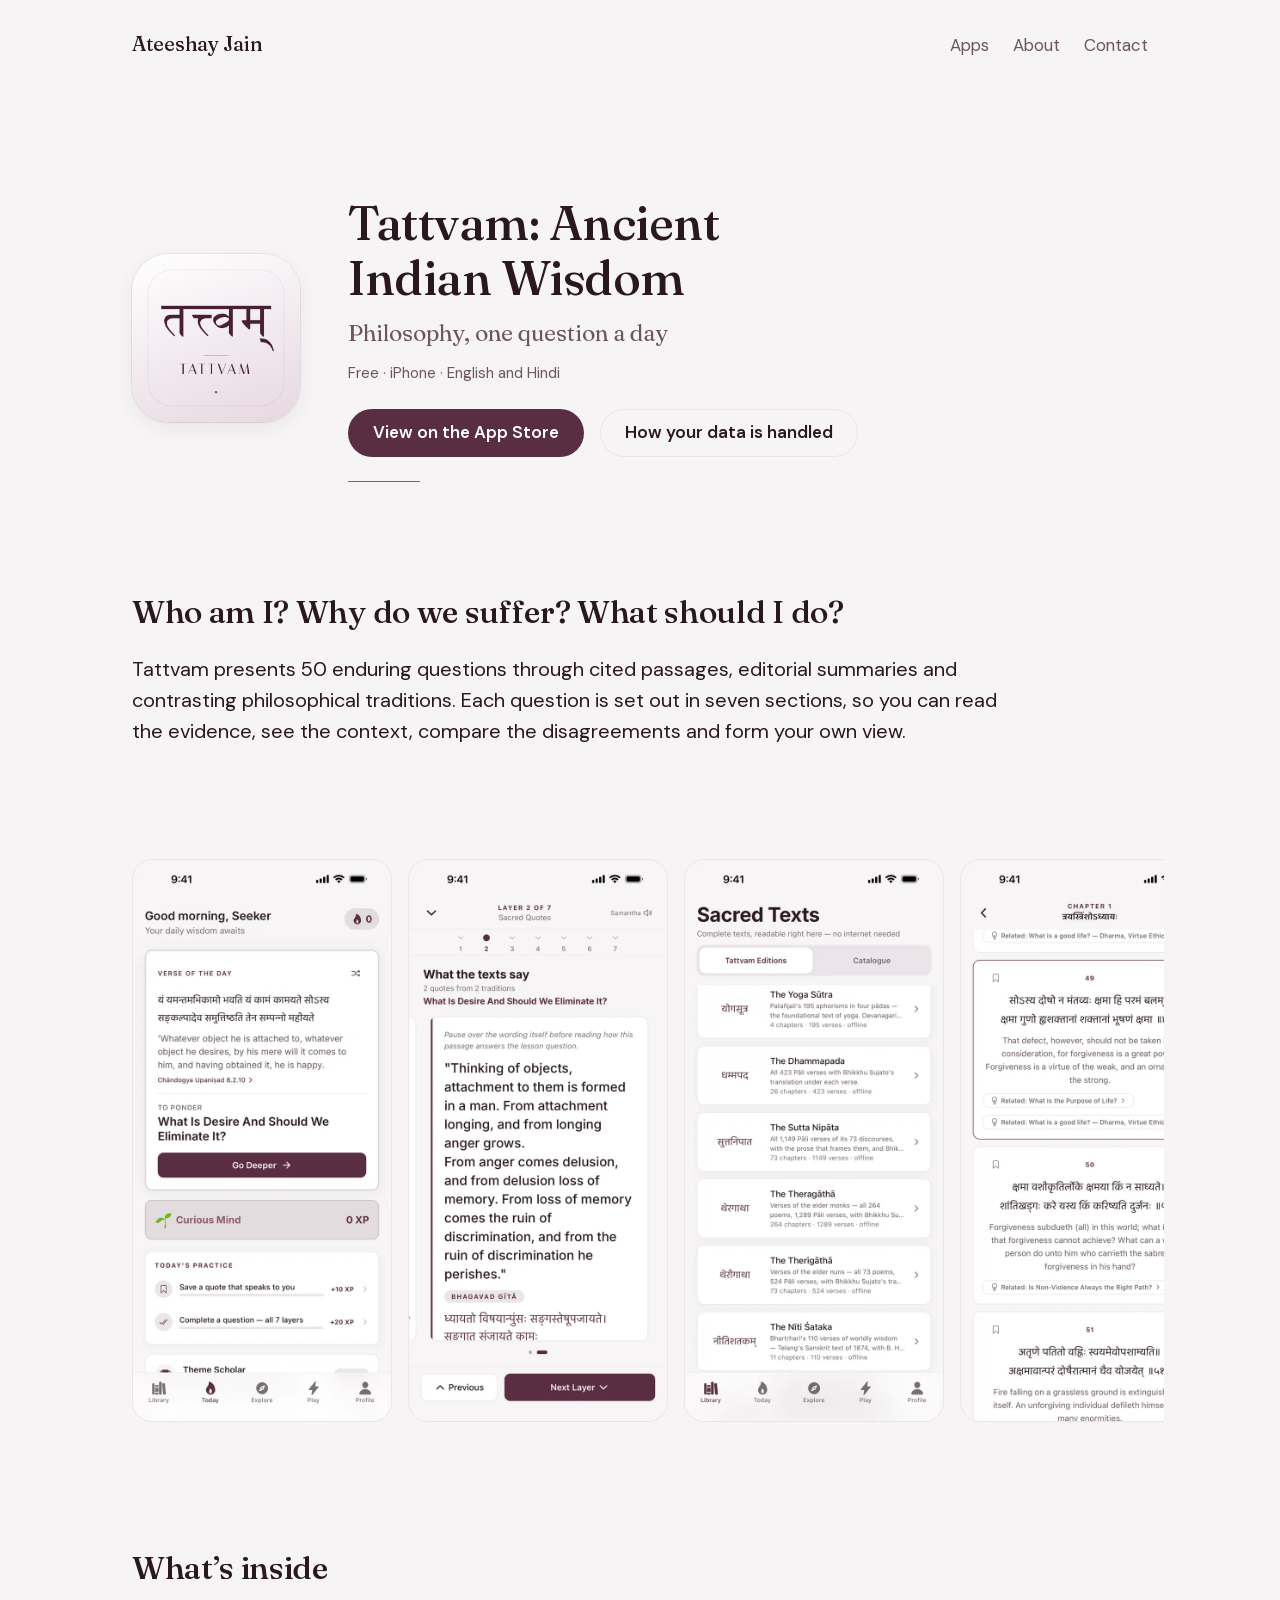
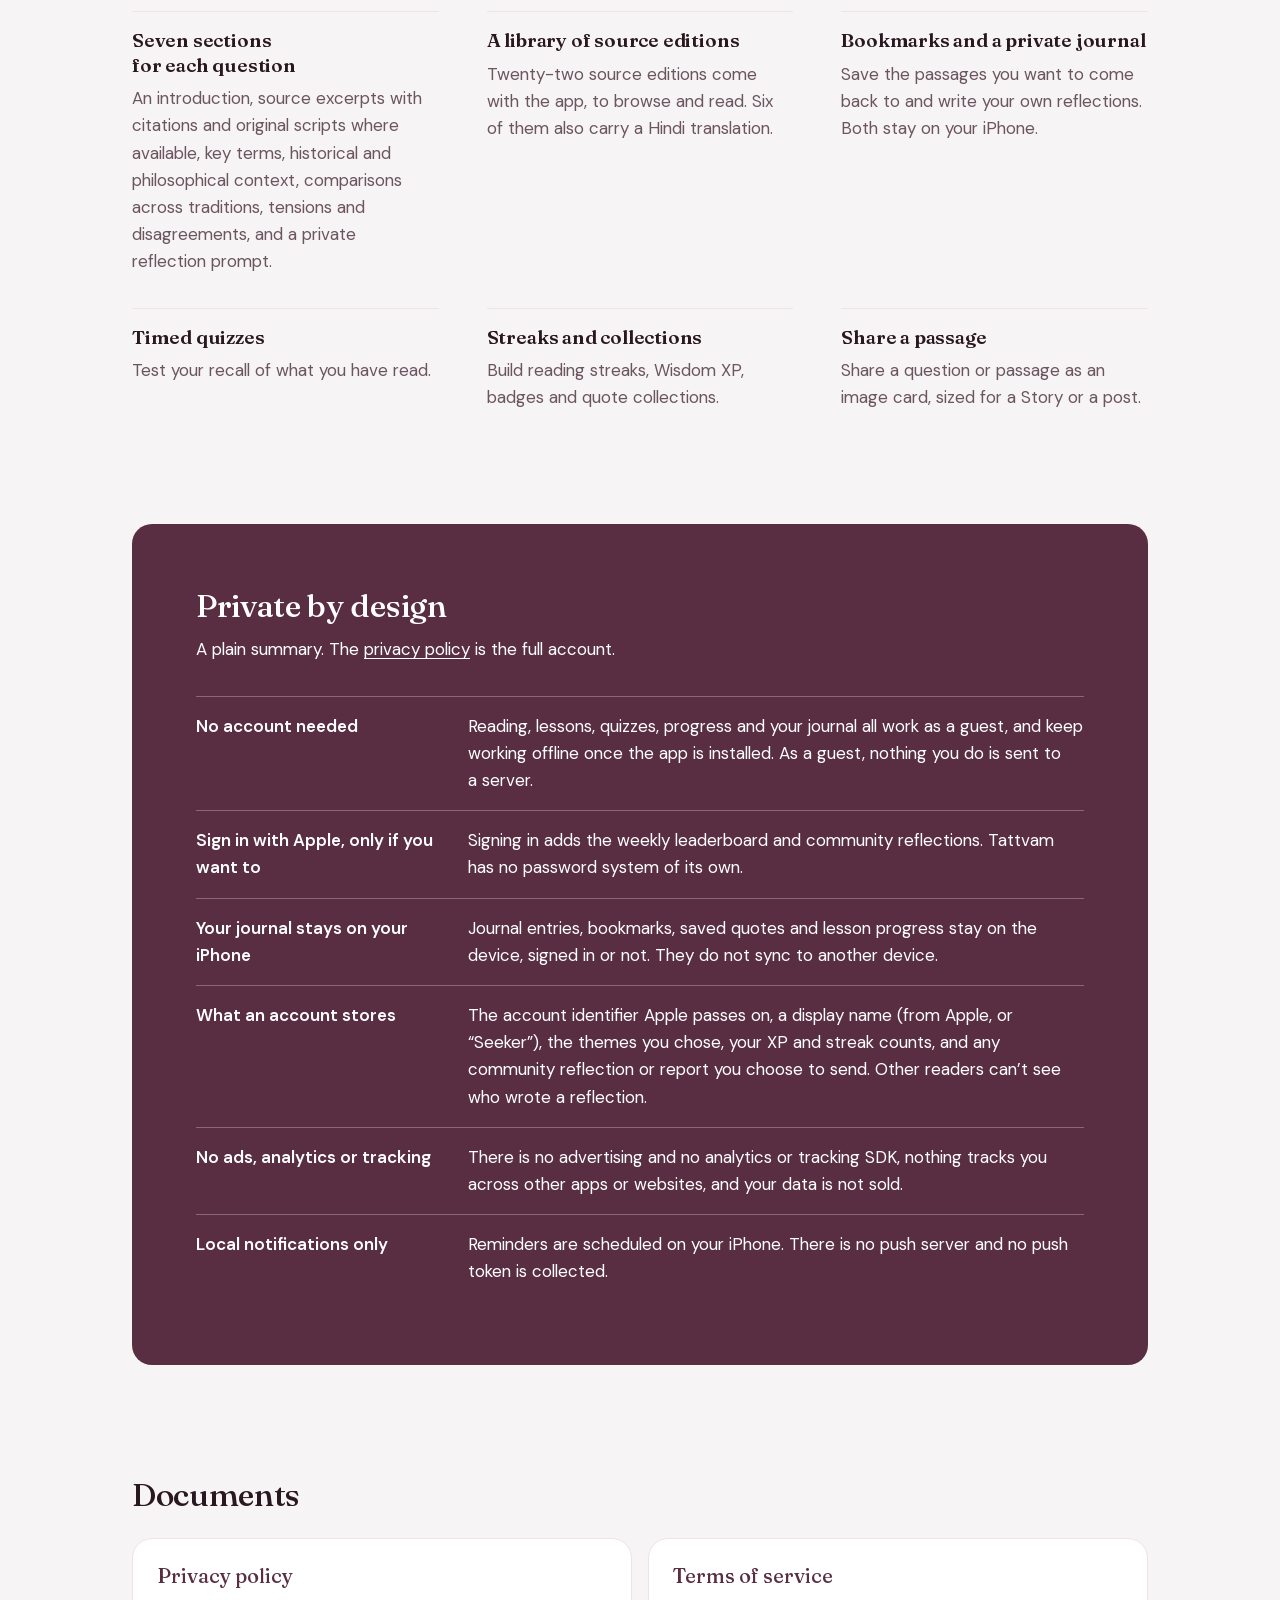
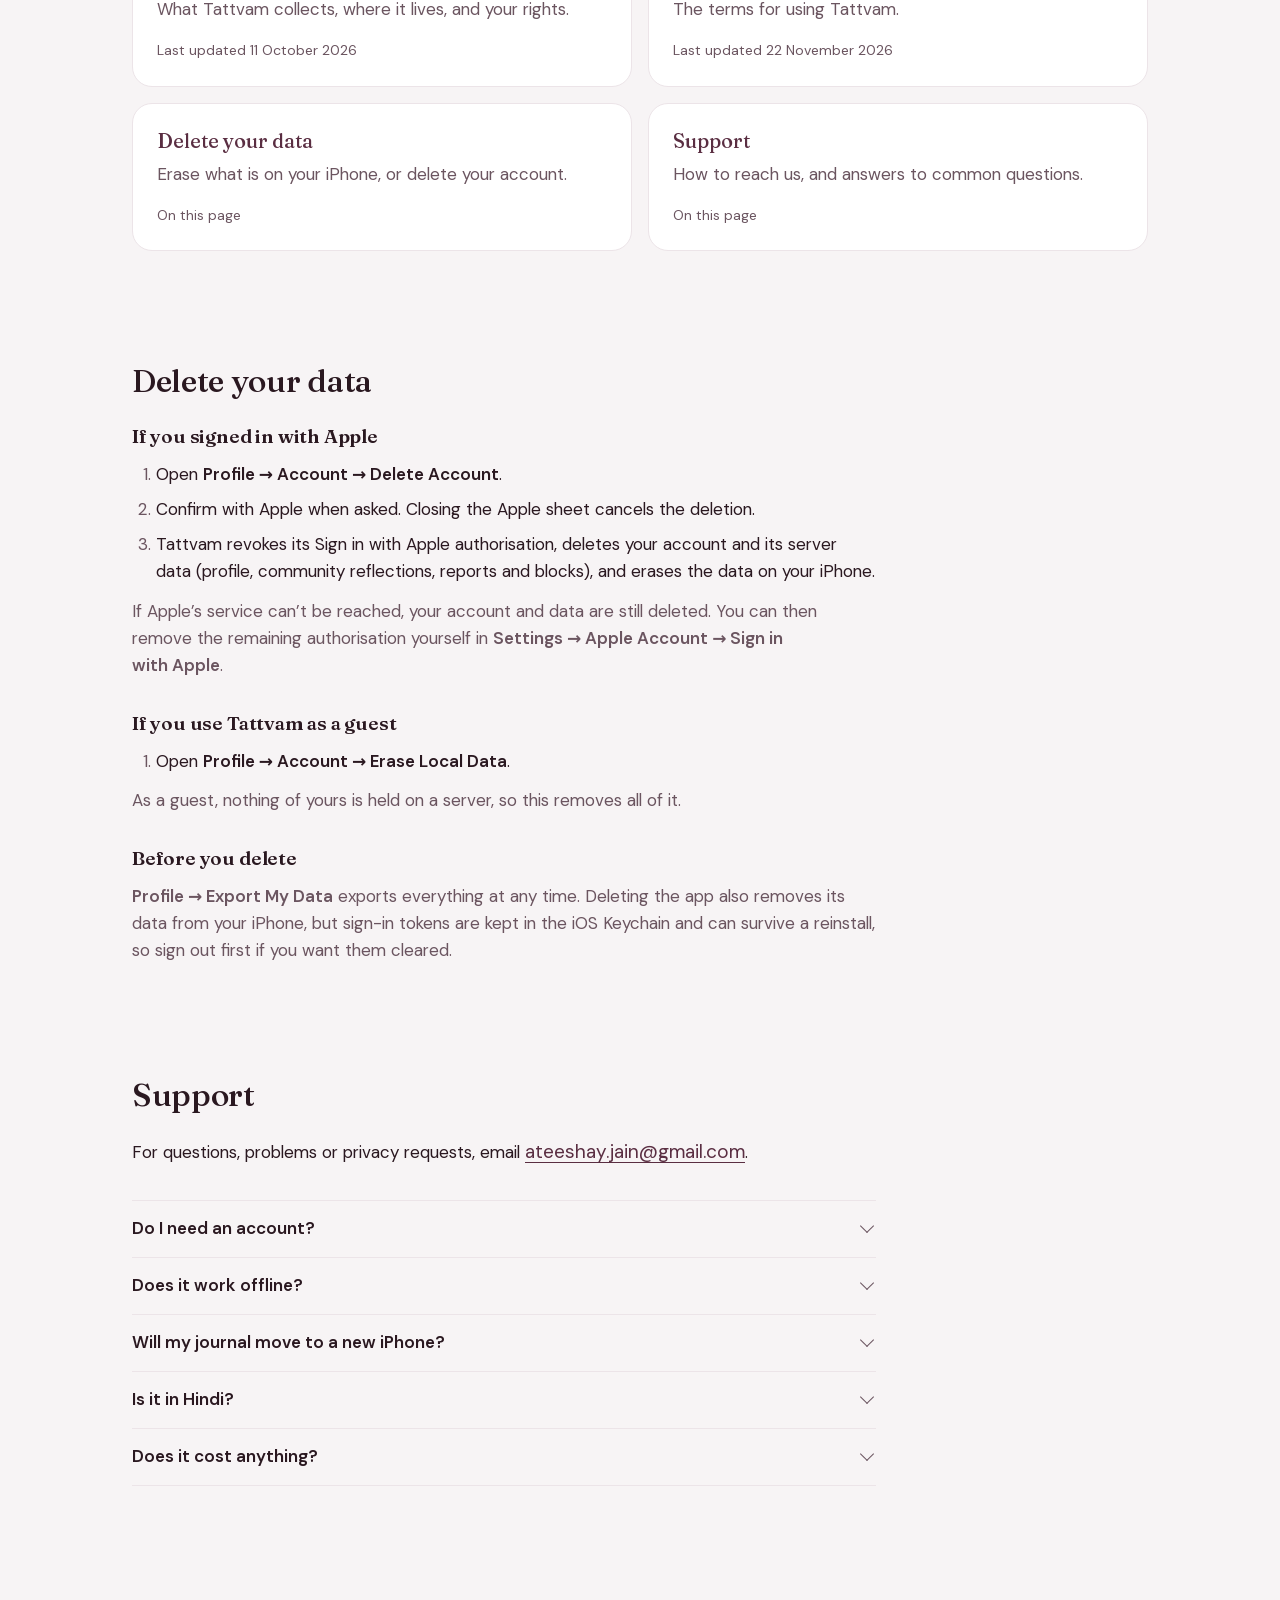
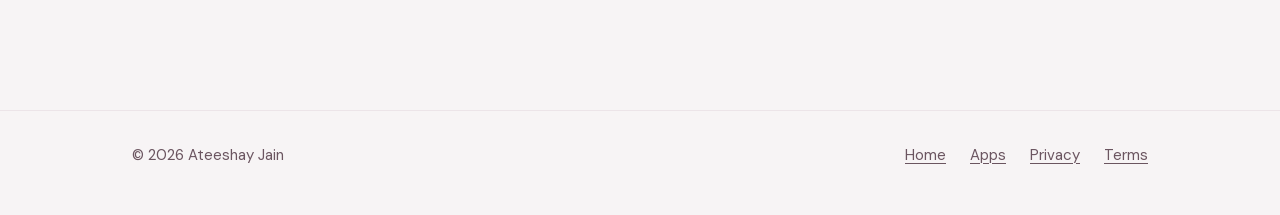
<file: apps/tattvam/index.html>
<!doctype html>
<html lang="en">
<head>
  <meta charset="utf-8">
  <meta http-equiv="Content-Security-Policy" content="default-src 'none'; style-src 'self'; font-src 'self'; img-src 'self'; base-uri 'none'; form-action 'none'; upgrade-insecure-requests">
  <meta name="referrer" content="strict-origin-when-cross-origin">
  <meta name="viewport" content="width=device-width, initial-scale=1">
  <title>Tattvam: Ancient Indian Wisdom — Ateeshay Jain</title>
  <meta name="description" content="Tattvam presents 50 enduring questions through cited passages, editorial summaries and contrasting philosophical traditions. Free for iPhone, with no account needed.">
  <meta property="og:type" content="website">
  <meta property="og:title" content="Tattvam: Ancient Indian Wisdom">
  <meta property="og:description" content="Philosophy, one question a day. Free for iPhone, with no account needed.">
  <meta property="og:url" content="https://ateeshayjain.com/apps/tattvam/">
  <link rel="canonical" href="https://ateeshayjain.com/apps/tattvam/">
  <meta name="theme-color" content="#F7F4F5" media="(prefers-color-scheme: light)">
  <meta name="theme-color" content="#1E1218" media="(prefers-color-scheme: dark)">
  <link rel="icon" href="/assets/img/tattvam-icon-256.png" type="image/png">
  <link rel="apple-touch-icon" href="/assets/img/tattvam-icon-256.png">
  <link rel="preload" href="/assets/fonts/fraunces-latin.woff2" as="font" type="font/woff2" crossorigin>
  <link rel="preload" href="/assets/fonts/dm-sans-latin.woff2" as="font" type="font/woff2" crossorigin>
  <link rel="stylesheet" href="/assets/css/site.css">
</head>
<body data-theme="tattvam">
  <a class="skip-link" href="#main">Skip to content</a>

  <header class="site-header">
    <div class="wrap">
      <a class="wordmark" href="/">Ateeshay Jain</a>
      <nav class="site-nav" aria-label="Main">
        <ul>
          <li><a href="/apps/" aria-current="true">Apps</a></li>
          <li><a href="/#about">About</a></li>
          <li><a href="/#contact">Contact</a></li>
        </ul>
      </nav>
    </div>
  </header>

  <main id="main">
    <section class="app-hero" aria-labelledby="page-title">
      <div class="wrap">
        <img class="app-icon" src="/assets/img/tattvam-icon-512.png" alt="Tattvam app icon" width="168" height="168">
        <div>
          <h1 id="page-title">Tattvam: Ancient Indian Wisdom</h1>
          <p class="subtitle">Philosophy, one question a day</p>
          <p class="meta">Free · iPhone · English and Hindi</p>
          <div class="actions">
            <a class="btn btn-primary" href="https://apps.apple.com/app/id6796545677">View on the App Store</a>
            <a class="btn btn-quiet" href="#privacy">How your data is handled</a>
          </div>
          <hr class="rule">
        </div>
      </div>
    </section>

    <section class="section" aria-labelledby="intro-title">
      <div class="wrap">
        <h2 id="intro-title">Who am I? Why do we suffer? What should I do?</h2>
        <div class="app-intro">
          <p>Tattvam presents 50 enduring questions through cited passages, editorial summaries and contrasting philosophical traditions. Each question is set out in seven sections, so you can read the evidence, see the context, compare the disagreements and form your own view.</p>
        </div>
      </div>
    </section>

    <section class="section" aria-label="Screenshots">
      <div class="wrap">
        <div class="shots" tabindex="0" aria-label="Tattvam screenshots, scroll sideways for more">
          <img src="/assets/img/shots/tattvam-today.webp" width="600" height="1304" decoding="async" alt="Today screen: the verse of the day in Sanskrit with its English translation, from the Chāndogya Upaniṣad, and the question to ponder, “What is desire and should we eliminate it?”">
          <img src="/assets/img/shots/tattvam-question.webp" width="600" height="1304" loading="lazy" decoding="async" alt="Layer 2 of 7 of a question, “What the texts say”: a Bhagavad Gītā passage on how attachment leads to anger and delusion, in English with the Sanskrit beneath.">
          <img src="/assets/img/shots/tattvam-library.webp" width="600" height="1304" loading="lazy" decoding="async" alt="Library screen, Sacred Texts: editions including the Yoga Sūtra, the Dhammapada, the Sutta Nipāta and the Theragāthā, each marked as readable offline.">
          <img src="/assets/img/shots/tattvam-reader.webp" width="600" height="1304" loading="lazy" decoding="async" alt="A book open in the reader: verses 49 to 51 on forgiveness, each in Sanskrit with an English translation and links to related questions.">
          <img src="/assets/img/shots/tattvam-profile.webp" width="600" height="1304" loading="lazy" decoding="async" alt="Profile screen in guest mode, noting that progress stays on this device, with Wisdom XP, a day streak, a weekly challenge and tradition badges.">
        </div>
      </div>
    </section>

    <section class="section" id="features" aria-labelledby="features-title">
      <div class="wrap">
        <h2 id="features-title">What’s inside</h2>
        <ul class="features">
          <li class="feature">
            <h3>Seven sections for each question</h3>
            <p>An introduction, source excerpts with citations and original scripts where available, key terms, historical and philosophical context, comparisons across traditions, tensions and disagreements, and a private reflection prompt.</p>
          </li>
          <li class="feature">
            <h3>A library of source editions</h3>
            <p>Twenty-two source editions come with the app, to browse and read. Six of them also carry a Hindi translation.</p>
          </li>
          <li class="feature">
            <h3>Bookmarks and a private journal</h3>
            <p>Save the passages you want to come back to and write your own reflections. Both stay on your iPhone.</p>
          </li>
          <li class="feature">
            <h3>Timed quizzes</h3>
            <p>Test your recall of what you have read.</p>
          </li>
          <li class="feature">
            <h3>Streaks and collections</h3>
            <p>Build reading streaks, Wisdom XP, badges and quote collections.</p>
          </li>
          <li class="feature">
            <h3>Share a passage</h3>
            <p>Share a question or passage as an image card, sized for a Story or a post.</p>
          </li>
        </ul>
      </div>
    </section>

    <section class="section" id="privacy" aria-labelledby="privacy-title">
      <div class="wrap">
        <div class="privacy-panel">
          <h2 id="privacy-title">Private by design</h2>
          <p>A plain summary. The <a href="/apps/tattvam/privacy/">privacy policy</a> is the full account.</p>
          <dl class="privacy-facts">
            <div>
              <dt>No account needed</dt>
              <dd>Reading, lessons, quizzes, progress and your journal all work as a guest, and keep working offline once the app is installed. As a guest, nothing you do is sent to a server.</dd>
            </div>
            <div>
              <dt>Sign in with Apple, only if you want to</dt>
              <dd>Signing in adds the weekly leaderboard and community reflections. Tattvam has no password system of its own.</dd>
            </div>
            <div>
              <dt>Your journal stays on your iPhone</dt>
              <dd>Journal entries, bookmarks, saved quotes and lesson progress stay on the device, signed in or not. They do not sync to another device.</dd>
            </div>
            <div>
              <dt>What an account stores</dt>
              <dd>The account identifier Apple passes on, a display name (from Apple, or “Seeker”), the themes you chose, your XP and streak counts, and any community reflection or report you choose to send. Other readers can’t see who wrote a reflection.</dd>
            </div>
            <div>
              <dt>No ads, analytics or tracking</dt>
              <dd>There is no advertising and no analytics or tracking SDK, nothing tracks you across other apps or websites, and your data is not sold.</dd>
            </div>
            <div>
              <dt>Local notifications only</dt>
              <dd>Reminders are scheduled on your iPhone. There is no push server and no push token is collected.</dd>
            </div>
          </dl>
        </div>
      </div>
    </section>

    <section class="section" id="documents" aria-labelledby="documents-title">
      <div class="wrap">
        <h2 id="documents-title">Documents</h2>
        <ul class="docs">
          <li>
            <a class="doc" href="/apps/tattvam/privacy/">
              <span class="doc-title">Privacy policy</span>
              <span class="doc-line">What Tattvam collects, where it lives, and your rights.</span>
              <span class="doc-date">Last updated 11 October 2026</span>
            </a>
          </li>
          <li>
            <a class="doc" href="/apps/tattvam/terms/">
              <span class="doc-title">Terms of service</span>
              <span class="doc-line">The terms for using Tattvam.</span>
              <span class="doc-date">Last updated 22 November 2026</span>
            </a>
          </li>
          <li>
            <a class="doc" href="#delete-data">
              <span class="doc-title">Delete your data</span>
              <span class="doc-line">Erase what is on your iPhone, or delete your account.</span>
              <span class="doc-date">On this page</span>
            </a>
          </li>
          <li>
            <a class="doc" href="#support">
              <span class="doc-title">Support</span>
              <span class="doc-line">How to reach us, and answers to common questions.</span>
              <span class="doc-date">On this page</span>
            </a>
          </li>
        </ul>
      </div>
    </section>

    <section class="section" id="delete-data" aria-labelledby="delete-title">
      <div class="wrap">
        <h2 id="delete-title">Delete your data</h2>
        <div class="steps">
          <h3>If you signed in with Apple</h3>
          <ol>
            <li>Open <span class="path">Profile → Account → Delete Account</span>.</li>
            <li>Confirm with Apple when asked. Closing the Apple sheet cancels the deletion.</li>
            <li>Tattvam revokes its Sign in with Apple authorisation, deletes your account and its server data (profile, community reflections, reports and blocks), and erases the data on your iPhone.</li>
          </ol>
          <p>If Apple’s service can’t be reached, your account and data are still deleted. You can then remove the remaining authorisation yourself in <span class="path">Settings → Apple Account → Sign in with Apple</span>.</p>

          <h3>If you use Tattvam as a guest</h3>
          <ol>
            <li>Open <span class="path">Profile → Account → Erase Local Data</span>.</li>
          </ol>
          <p>As a guest, nothing of yours is held on a server, so this removes all of it.</p>

          <h3>Before you delete</h3>
          <p><span class="path">Profile → Export My Data</span> exports everything at any time. Deleting the app also removes its data from your iPhone, but sign-in tokens are kept in the iOS Keychain and can survive a reinstall, so sign out first if you want them cleared.</p>
        </div>
      </div>
    </section>

    <section class="section" id="support" aria-labelledby="support-title">
      <div class="wrap">
        <h2 id="support-title">Support</h2>
        <div class="support-contact">
          <p>For questions, problems or privacy requests, email <a class="email" href="mailto:ateeshay.jain@gmail.com">ateeshay.jain@gmail.com</a>.</p>
        </div>
        <div class="faq">
          <details>
            <summary>Do I need an account?</summary>
            <div><p>No. Everything except the weekly leaderboard and community reflections works without one.</p></div>
          </details>
          <details>
            <summary>Does it work offline?</summary>
            <div><p>Yes. Reading, lessons, your journal, progress and quizzes work offline once the app is installed. Community reflections need a connection.</p></div>
          </details>
          <details>
            <summary>Will my journal move to a new iPhone?</summary>
            <div><p>No. Tattvam does not sync between devices, with or without an account, so installing it on a second device starts fresh. Use <span class="path">Profile → Export My Data</span> to keep a copy.</p></div>
          </details>
          <details>
            <summary>Is it in Hindi?</summary>
            <div><p>The app’s controls are in English and Hindi. Lessons and editorial content are in English. Six of the books also carry a Hindi translation, and source texts may appear in Sanskrit, Pali, Prakrit or Tamil.</p></div>
          </details>
          <details>
            <summary>Does it cost anything?</summary>
            <div><p>No. Every feature is free. There are no in-app purchases, subscriptions or ads.</p></div>
          </details>
        </div>
      </div>
    </section>
  </main>

  <footer class="site-footer">
    <div class="wrap">
      <p>© 2026 Ateeshay Jain</p>
      <ul>
        <li><a href="/">Home</a></li>
        <li><a href="/apps/">Apps</a></li>
        <li><a href="/apps/tattvam/privacy/">Privacy</a></li>
        <li><a href="/apps/tattvam/terms/">Terms</a></li>
      </ul>
    </div>
  </footer>
</body>
</html>
</file>
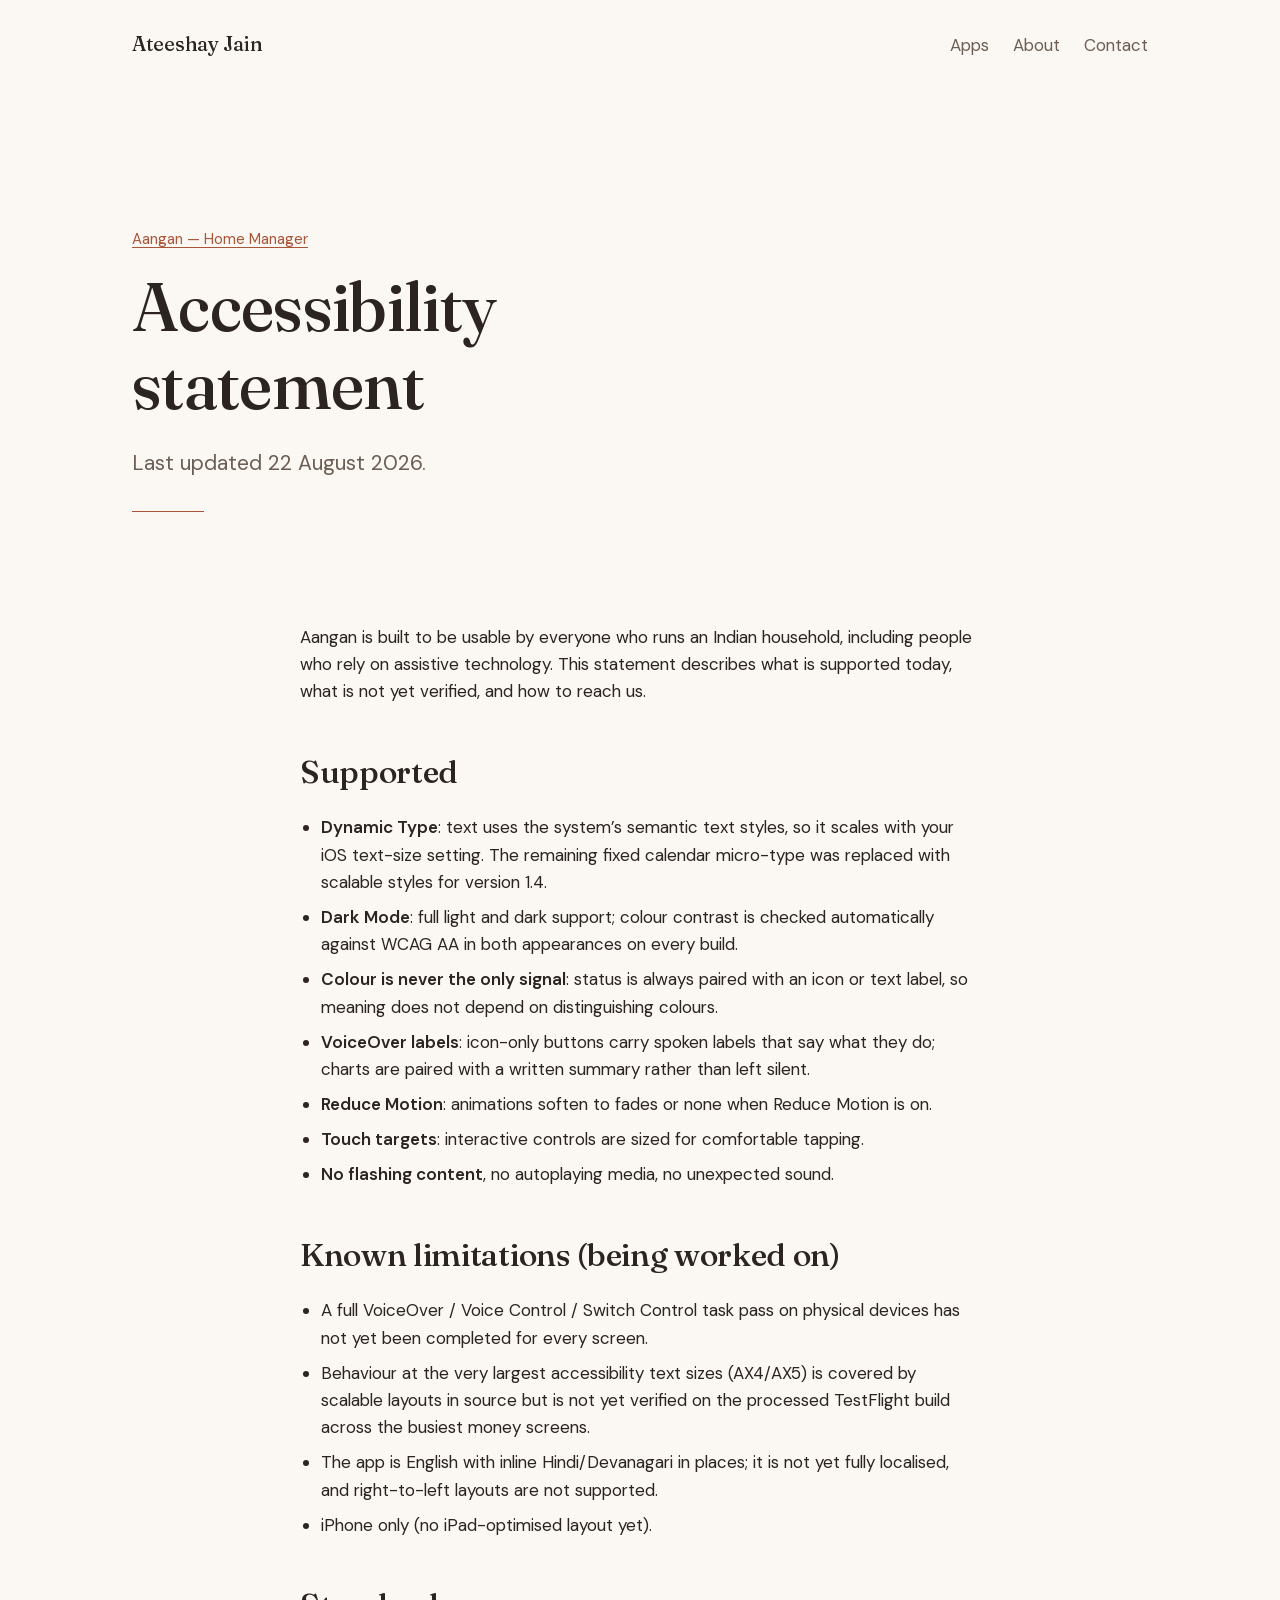
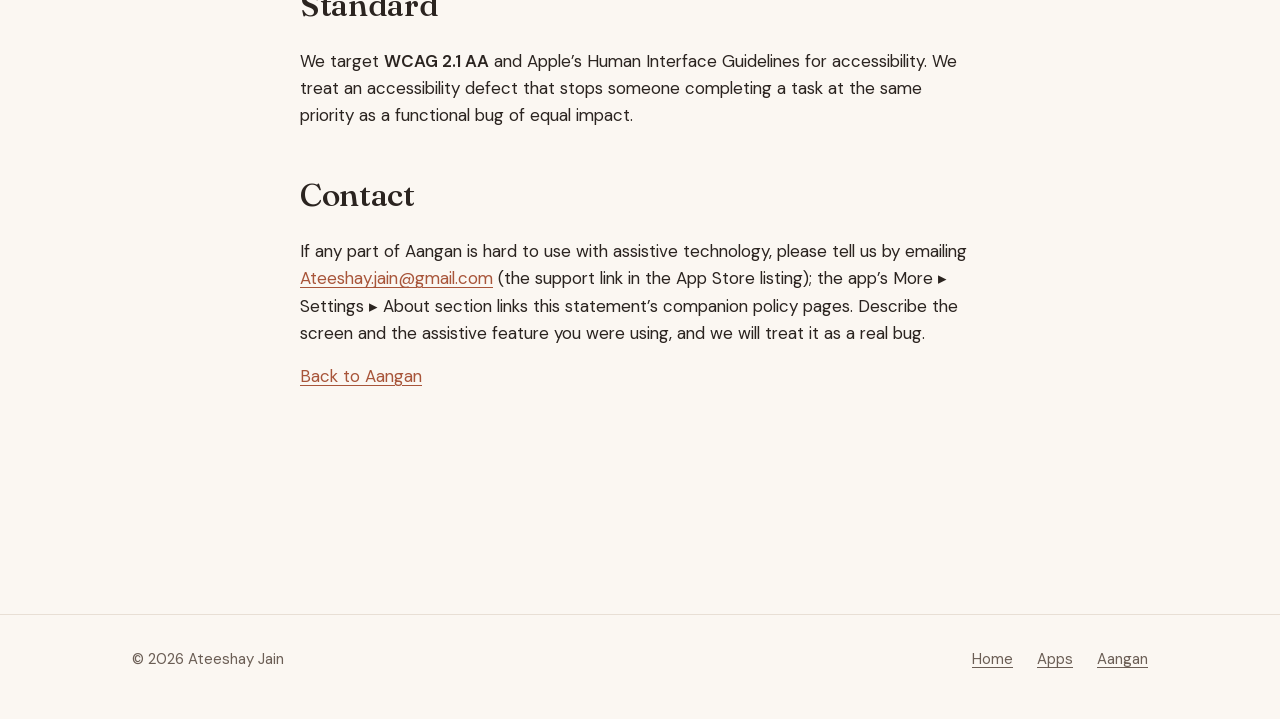
<file: apps/aangan/accessibility/index.html>
<!doctype html>
<html lang="en">
<head>
  <meta charset="utf-8">
  <meta http-equiv="Content-Security-Policy" content="default-src 'none'; style-src 'self'; font-src 'self'; img-src 'self'; base-uri 'none'; form-action 'none'; upgrade-insecure-requests">
  <meta name="referrer" content="strict-origin-when-cross-origin">
  <meta name="viewport" content="width=device-width, initial-scale=1">
  <title>Accessibility statement — Aangan — Home Manager</title>
  <meta name="description" content="What Aangan supports for people who rely on assistive technology, what is not yet verified, and how to report a problem.">
  <meta property="og:type" content="article">
  <meta property="og:title" content="Aangan — Accessibility statement">
  <meta property="og:description" content="What Aangan supports for people who rely on assistive technology, what is not yet verified, and how to report a problem.">
  <meta property="og:url" content="https://ateeshayjain.com/apps/aangan/accessibility/">
  <link rel="canonical" href="https://ateeshayjain.com/apps/aangan/accessibility/">
  <meta name="theme-color" content="#FBF7F2" media="(prefers-color-scheme: light)">
  <meta name="theme-color" content="#1A1411" media="(prefers-color-scheme: dark)">
  <link rel="icon" href="/assets/img/aangan-icon-256.png" type="image/png">
  <link rel="apple-touch-icon" href="/assets/img/aangan-icon-256.png">
  <link rel="preload" href="/assets/fonts/fraunces-latin.woff2" as="font" type="font/woff2" crossorigin>
  <link rel="preload" href="/assets/fonts/dm-sans-latin.woff2" as="font" type="font/woff2" crossorigin>
  <link rel="stylesheet" href="/assets/css/site.css">
</head>
<body data-theme="aangan">
  <a class="skip-link" href="#main">Skip to content</a>

  <header class="site-header">
    <div class="wrap">
      <a class="wordmark" href="/">Ateeshay Jain</a>
      <nav class="site-nav" aria-label="Main">
        <ul>
          <li><a href="/apps/" aria-current="true">Apps</a></li>
          <li><a href="/#about">About</a></li>
          <li><a href="/#contact">Contact</a></li>
        </ul>
      </nav>
    </div>
  </header>

  <main id="main">
    <section class="hero" aria-labelledby="page-title">
      <div class="wrap">
        <p class="eyebrow"><a href="/apps/aangan/">Aangan — Home Manager</a></p>
        <h1 id="page-title">Accessibility statement</h1>
        <p class="lede">Last updated 22 August 2026.</p>
        <hr class="rule">
      </div>
    </section>

    <section class="section">
      <div class="wrap prose">
        <p>Aangan is built to be usable by everyone who runs an Indian household, including people who rely on assistive technology. This statement describes what is supported today, what is not yet verified, and how to reach us.</p>

        <h2 id="supported">Supported</h2>
        <ul>
          <li><strong>Dynamic Type</strong>: text uses the system’s semantic text styles, so it scales with your iOS text-size setting. The remaining fixed calendar micro-type was replaced with scalable styles for version 1.4.</li>
          <li><strong>Dark Mode</strong>: full light and dark support; colour contrast is checked automatically against WCAG AA in both appearances on every build.</li>
          <li><strong>Colour is never the only signal</strong>: status is always paired with an icon or text label, so meaning does not depend on distinguishing colours.</li>
          <li><strong>VoiceOver labels</strong>: icon-only buttons carry spoken labels that say what they do; charts are paired with a written summary rather than left silent.</li>
          <li><strong>Reduce Motion</strong>: animations soften to fades or none when Reduce Motion is on.</li>
          <li><strong>Touch targets</strong>: interactive controls are sized for comfortable tapping.</li>
          <li><strong>No flashing content</strong>, no autoplaying media, no unexpected sound.</li>
        </ul>

        <h2 id="limitations">Known limitations (being worked on)</h2>
        <ul>
          <li>A full VoiceOver / Voice Control / Switch Control task pass on physical devices has not yet been completed for every screen.</li>
          <li>Behaviour at the very largest accessibility text sizes (AX4/AX5) is covered by scalable layouts in source but is not yet verified on the processed TestFlight build across the busiest money screens.</li>
          <li>The app is English with inline Hindi/Devanagari in places; it is not yet fully localised, and right-to-left layouts are not supported.</li>
          <li>iPhone only (no iPad-optimised layout yet).</li>
        </ul>

        <h2 id="standard">Standard</h2>
        <p>We target <strong>WCAG 2.1 AA</strong> and Apple’s Human Interface Guidelines for accessibility. We treat an accessibility defect that stops someone completing a task at the same priority as a functional bug of equal impact.</p>

        <h2 id="contact">Contact</h2>
        <p>If any part of Aangan is hard to use with assistive technology, please tell us by emailing <a href="mailto:Ateeshay.jain@gmail.com">Ateeshay.jain@gmail.com</a> (the support link in the App Store listing); the app’s More ▸ Settings ▸ About section links this statement’s companion policy pages. Describe the screen and the assistive feature you were using, and we will treat it as a real bug.</p>

        <p><a href="/apps/aangan/">Back to Aangan</a></p>
      </div>
    </section>
  </main>

  <footer class="site-footer">
    <div class="wrap">
      <p>© 2026 Ateeshay Jain</p>
      <ul>
        <li><a href="/">Home</a></li>
        <li><a href="/apps/">Apps</a></li>
        <li><a href="/apps/aangan/">Aangan</a></li>
      </ul>
    </div>
  </footer>
</body>
</html>
</file>
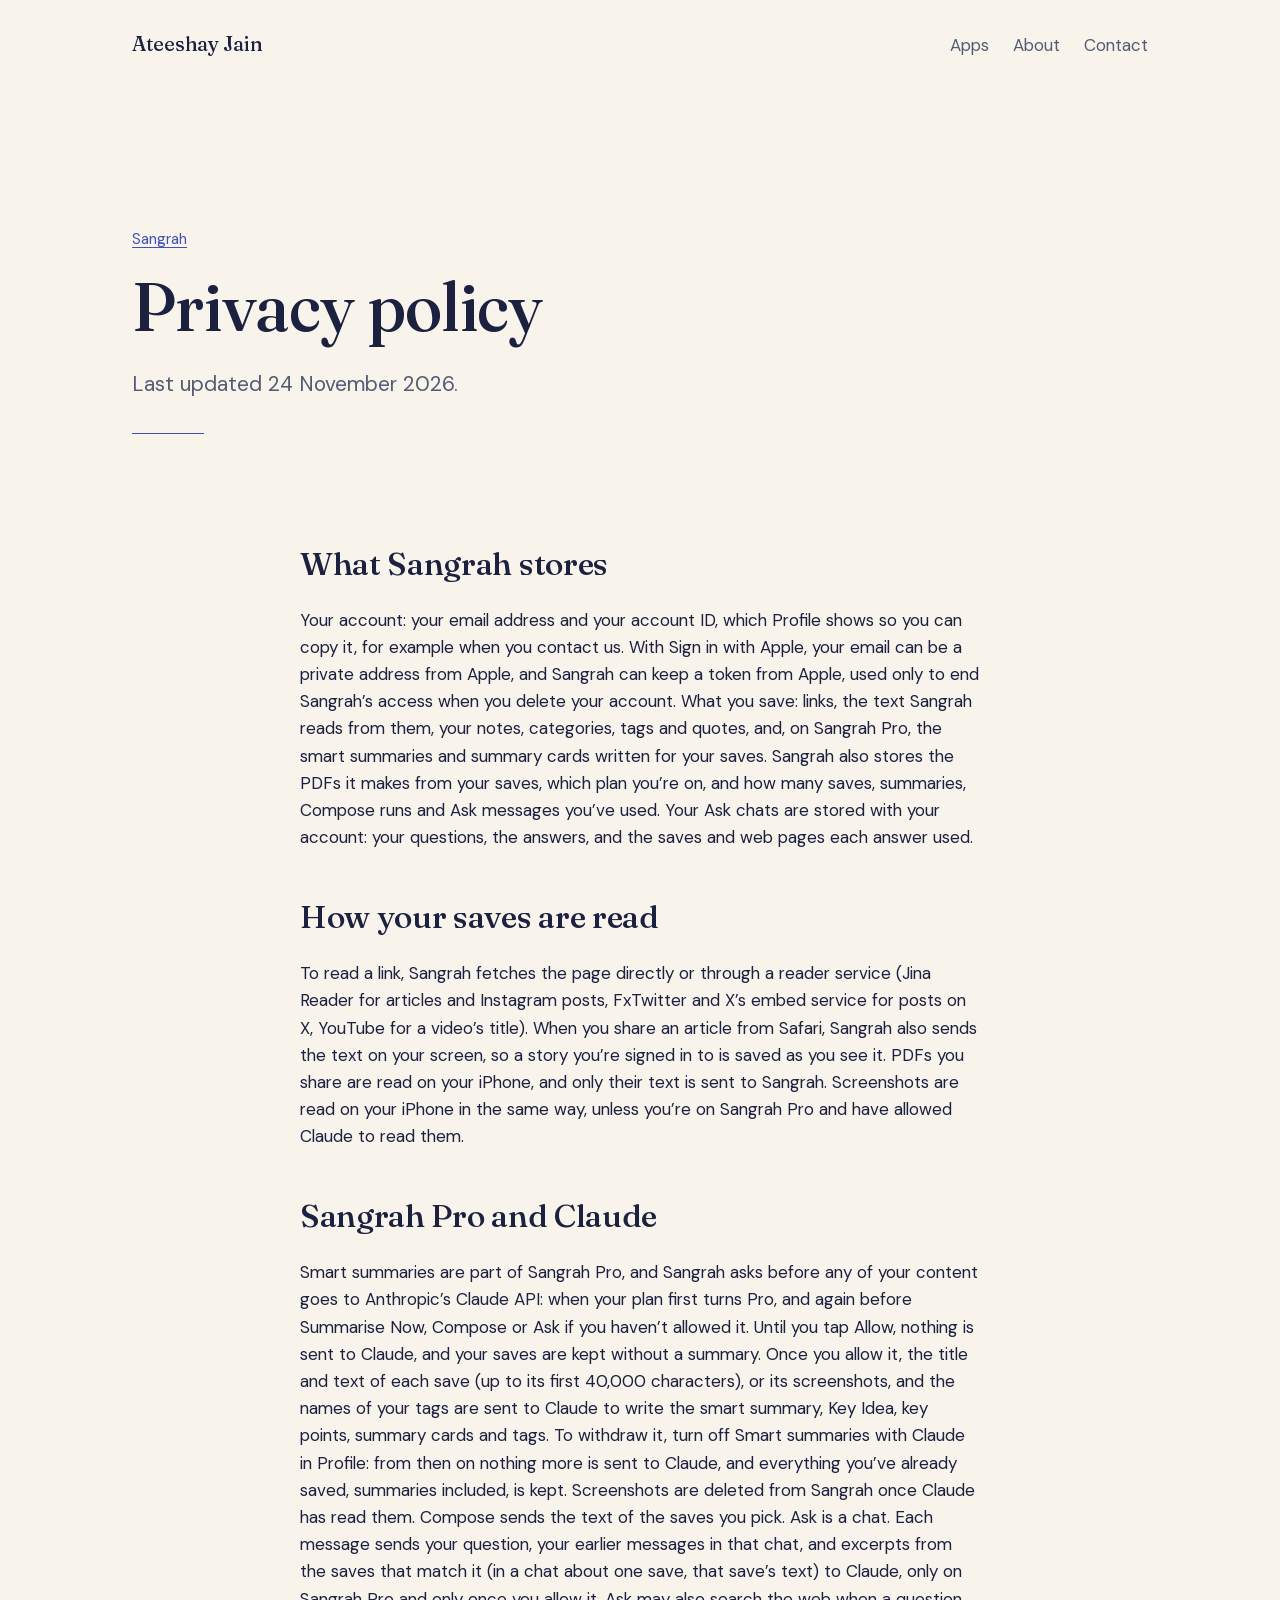
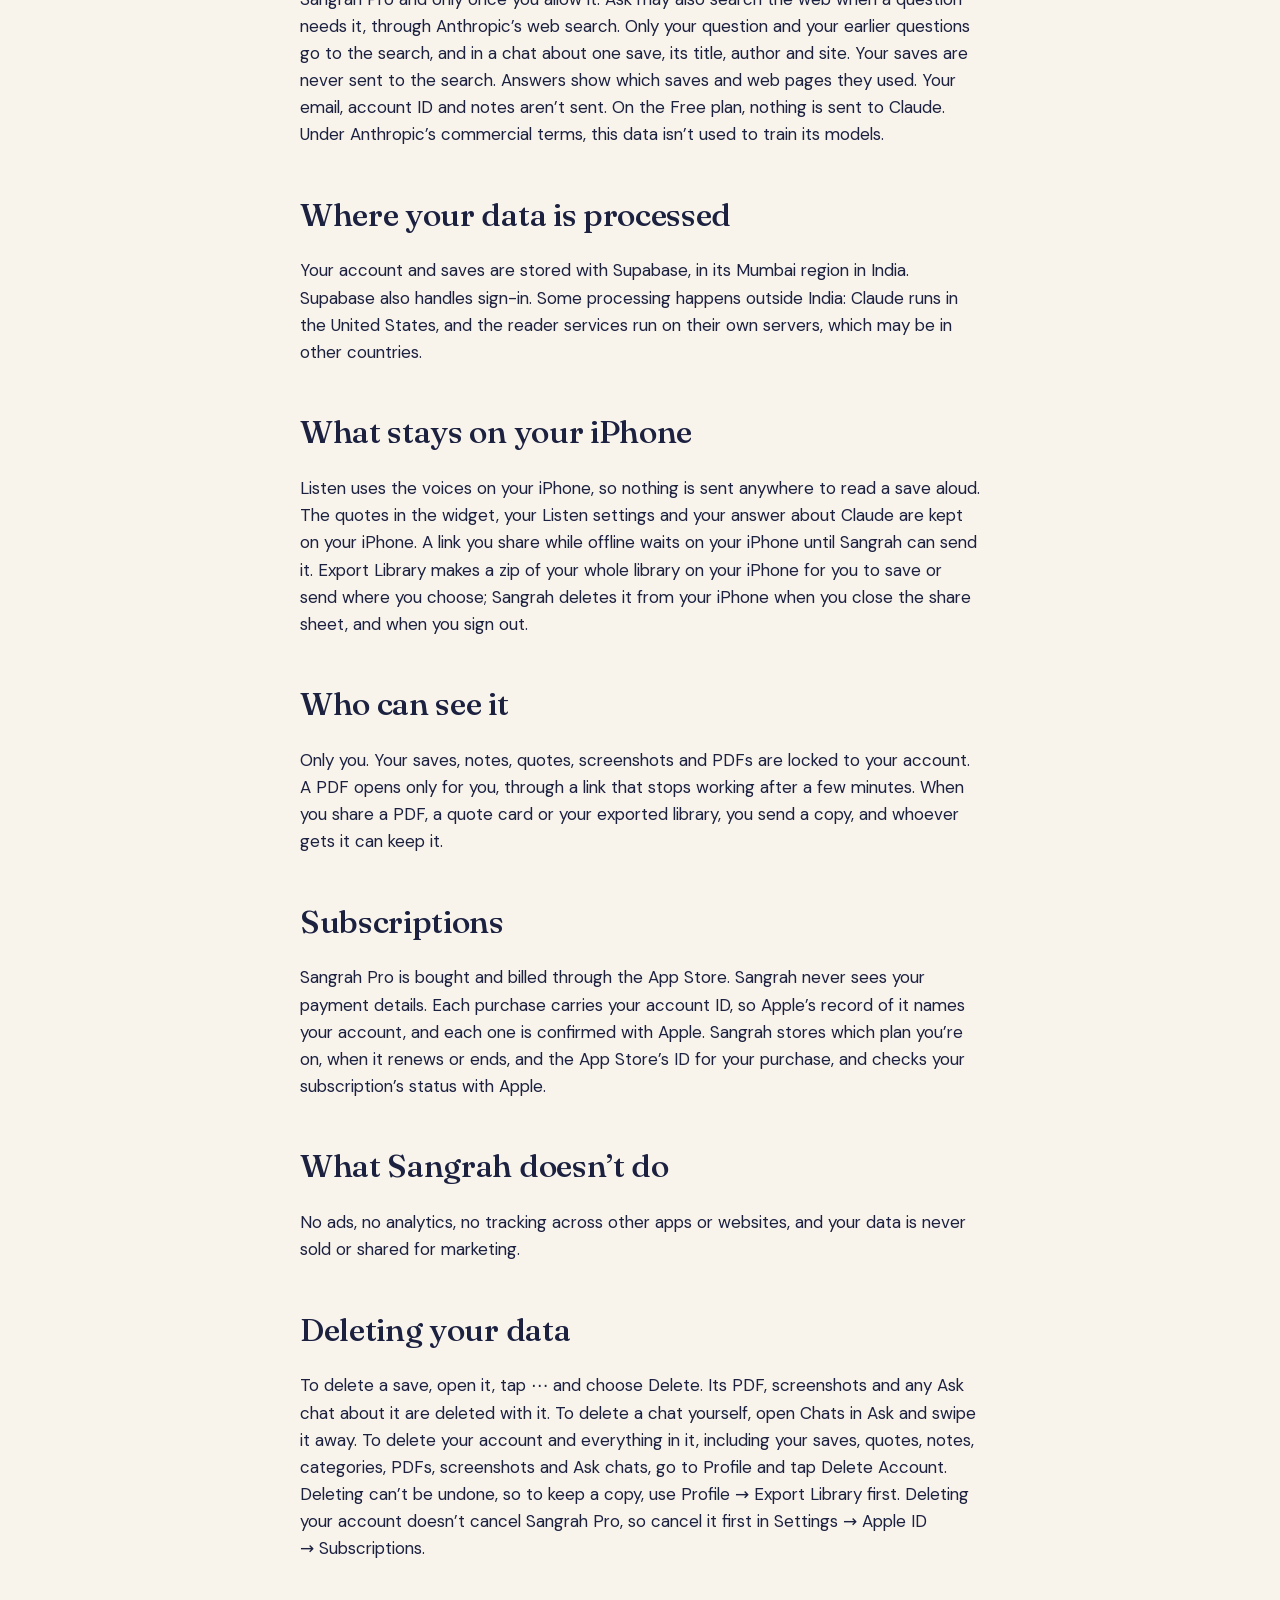
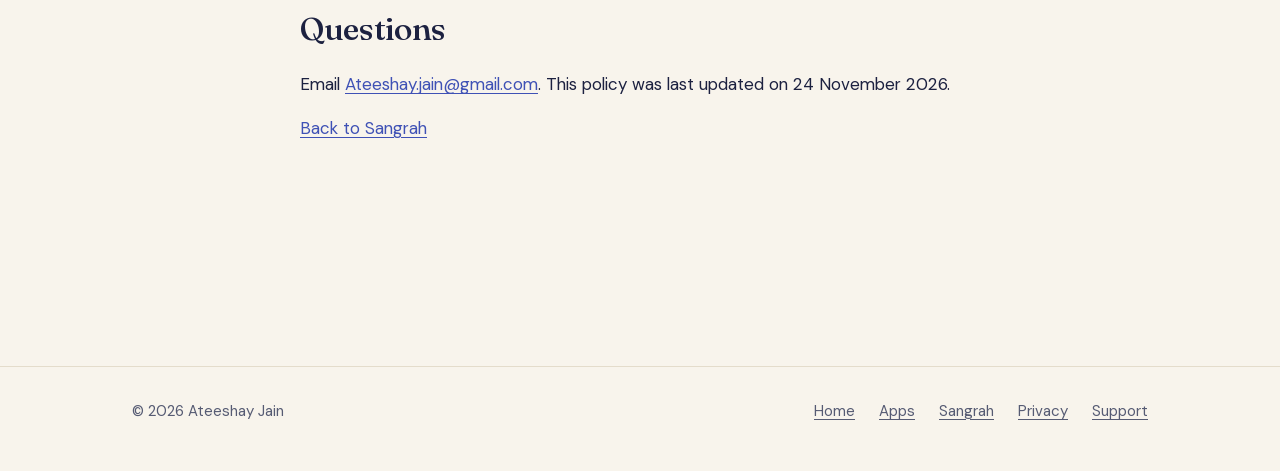
<file: apps/sangrah/privacy/index.html>
<!doctype html>
<html lang="en">
<head>
  <meta charset="utf-8">
  <meta http-equiv="Content-Security-Policy" content="default-src 'none'; style-src 'self'; font-src 'self'; img-src 'self'; base-uri 'none'; form-action 'none'; upgrade-insecure-requests">
  <meta name="referrer" content="strict-origin-when-cross-origin">
  <meta name="viewport" content="width=device-width, initial-scale=1">
  <title>Privacy policy — Sangrah</title>
  <meta name="description" content="What Sangrah stores, how your saves are read, when anything goes to Claude, and how to delete your data.">
  <meta property="og:type" content="article">
  <meta property="og:title" content="Sangrah — Privacy policy">
  <meta property="og:description" content="What Sangrah stores, how your saves are read, when anything goes to Claude, and how to delete your data.">
  <meta property="og:url" content="https://ateeshayjain.com/apps/sangrah/privacy/">
  <link rel="canonical" href="https://ateeshayjain.com/apps/sangrah/privacy/">
  <meta name="theme-color" content="#F8F4EC" media="(prefers-color-scheme: light)">
  <meta name="theme-color" content="#141831" media="(prefers-color-scheme: dark)">
  <link rel="icon" href="/assets/img/sangrah-icon-256.png" type="image/png">
  <link rel="apple-touch-icon" href="/assets/img/sangrah-icon-256.png">
  <link rel="preload" href="/assets/fonts/fraunces-latin.woff2" as="font" type="font/woff2" crossorigin>
  <link rel="preload" href="/assets/fonts/dm-sans-latin.woff2" as="font" type="font/woff2" crossorigin>
  <link rel="stylesheet" href="/assets/css/site.css">
</head>
<body data-theme="sangrah">
  <a class="skip-link" href="#main">Skip to content</a>

  <header class="site-header">
    <div class="wrap">
      <a class="wordmark" href="/">Ateeshay Jain</a>
      <nav class="site-nav" aria-label="Main">
        <ul>
          <li><a href="/apps/" aria-current="true">Apps</a></li>
          <li><a href="/#about">About</a></li>
          <li><a href="/#contact">Contact</a></li>
        </ul>
      </nav>
    </div>
  </header>

  <main id="main">
    <section class="hero" aria-labelledby="page-title">
      <div class="wrap">
        <p class="eyebrow"><a href="/apps/sangrah/">Sangrah</a></p>
        <h1 id="page-title">Privacy policy</h1>
        <p class="lede">Last updated 24 November 2026.</p>
        <hr class="rule">
      </div>
    </section>

    <section class="section">
      <div class="wrap prose">
        <h2 id="what-sangrah-stores">What Sangrah stores</h2>
        <p>Your account: your email address and your account ID, which Profile shows so you can copy it, for example when you contact us. With Sign in with Apple, your email can be a private address from Apple, and Sangrah can keep a token from Apple, used only to end Sangrah’s access when you delete your account. What you save: links, the text Sangrah reads from them, your notes, categories, tags and quotes, and, on Sangrah Pro, the smart summaries and summary cards written for your saves. Sangrah also stores the PDFs it makes from your saves, which plan you’re on, and how many saves, summaries, Compose runs and Ask messages you’ve used. Your Ask chats are stored with your account: your questions, the answers, and the saves and web pages each answer used.</p>

        <h2 id="how-your-saves-are-read">How your saves are read</h2>
        <p>To read a link, Sangrah fetches the page directly or through a reader service (Jina Reader for articles and Instagram posts, FxTwitter and X’s embed service for posts on X, YouTube for a video’s title). When you share an article from Safari, Sangrah also sends the text on your screen, so a story you’re signed in to is saved as you see it. PDFs you share are read on your iPhone, and only their text is sent to Sangrah. Screenshots are read on your iPhone in the same way, unless you’re on Sangrah Pro and have allowed Claude to read them.</p>

        <h2 id="sangrah-pro-and-claude">Sangrah Pro and Claude</h2>
        <p>Smart summaries are part of Sangrah Pro, and Sangrah asks before any of your content goes to Anthropic’s Claude API: when your plan first turns Pro, and again before Summarise Now, Compose or Ask if you haven’t allowed it. Until you tap Allow, nothing is sent to Claude, and your saves are kept without a summary. Once you allow it, the title and text of each save (up to its first 40,000 characters), or its screenshots, and the names of your tags are sent to Claude to write the smart summary, Key Idea, key points, summary cards and tags. To withdraw it, turn off Smart summaries with Claude in Profile: from then on nothing more is sent to Claude, and everything you’ve already saved, summaries included, is kept. Screenshots are deleted from Sangrah once Claude has read them. Compose sends the text of the saves you pick. Ask is a chat. Each message sends your question, your earlier messages in that chat, and excerpts from the saves that match it (in a chat about one save, that save’s text) to Claude, only on Sangrah Pro and only once you allow it. Ask may also search the web when a question needs it, through Anthropic’s web search. Only your question and your earlier questions go to the search, and in a chat about one save, its title, author and site. Your saves are never sent to the search. Answers show which saves and web pages they used. Your email, account ID and notes aren’t sent. On the Free plan, nothing is sent to Claude. Under Anthropic’s commercial terms, this data isn’t used to train its models.</p>

        <h2 id="where-your-data-is-processed">Where your data is processed</h2>
        <p>Your account and saves are stored with Supabase, in its Mumbai region in India. Supabase also handles sign-in. Some processing happens outside India: Claude runs in the United States, and the reader services run on their own servers, which may be in other countries.</p>

        <h2 id="what-stays-on-your-iphone">What stays on your iPhone</h2>
        <p>Listen uses the voices on your iPhone, so nothing is sent anywhere to read a save aloud. The quotes in the widget, your Listen settings and your answer about Claude are kept on your iPhone. A link you share while offline waits on your iPhone until Sangrah can send it. Export Library makes a zip of your whole library on your iPhone for you to save or send where you choose; Sangrah deletes it from your iPhone when you close the share sheet, and when you sign out.</p>

        <h2 id="who-can-see-it">Who can see it</h2>
        <p>Only you. Your saves, notes, quotes, screenshots and PDFs are locked to your account. A PDF opens only for you, through a link that stops working after a few minutes. When you share a PDF, a quote card or your exported library, you send a copy, and whoever gets it can keep it.</p>

        <h2 id="subscriptions">Subscriptions</h2>
        <p>Sangrah Pro is bought and billed through the App Store. Sangrah never sees your payment details. Each purchase carries your account ID, so Apple’s record of it names your account, and each one is confirmed with Apple. Sangrah stores which plan you’re on, when it renews or ends, and the App Store’s ID for your purchase, and checks your subscription’s status with Apple.</p>

        <h2 id="what-sangrah-doesnt-do">What Sangrah doesn’t do</h2>
        <p>No ads, no analytics, no tracking across other apps or websites, and your data is never sold or shared for marketing.</p>

        <h2 id="deleting-your-data">Deleting your data</h2>
        <p>To delete a save, open it, tap ⋯ and choose Delete. Its PDF, screenshots and any Ask chat about it are deleted with it. To delete a chat yourself, open Chats in Ask and swipe it away. To delete your account and everything in it, including your saves, quotes, notes, categories, PDFs, screenshots and Ask chats, go to Profile and tap Delete Account. Deleting can’t be undone, so to keep a copy, use Profile → Export Library first. Deleting your account doesn’t cancel Sangrah Pro, so cancel it first in Settings → Apple ID → Subscriptions.</p>

        <h2 id="questions">Questions</h2>
        <p>Email <a href="mailto:Ateeshay.jain@gmail.com">Ateeshay.jain@gmail.com</a>. This policy was last updated on 24 November 2026.</p>

        <p><a href="/apps/sangrah/">Back to Sangrah</a></p>
      </div>
    </section>
  </main>

  <footer class="site-footer">
    <div class="wrap">
      <p>© 2026 Ateeshay Jain</p>
      <ul>
        <li><a href="/">Home</a></li>
        <li><a href="/apps/">Apps</a></li>
        <li><a href="/apps/sangrah/">Sangrah</a></li>
        <li><a href="/apps/sangrah/privacy/">Privacy</a></li>
        <li><a href="/apps/sangrah/support/">Support</a></li>
      </ul>
    </div>
  </footer>
</body>
</html>
</file>
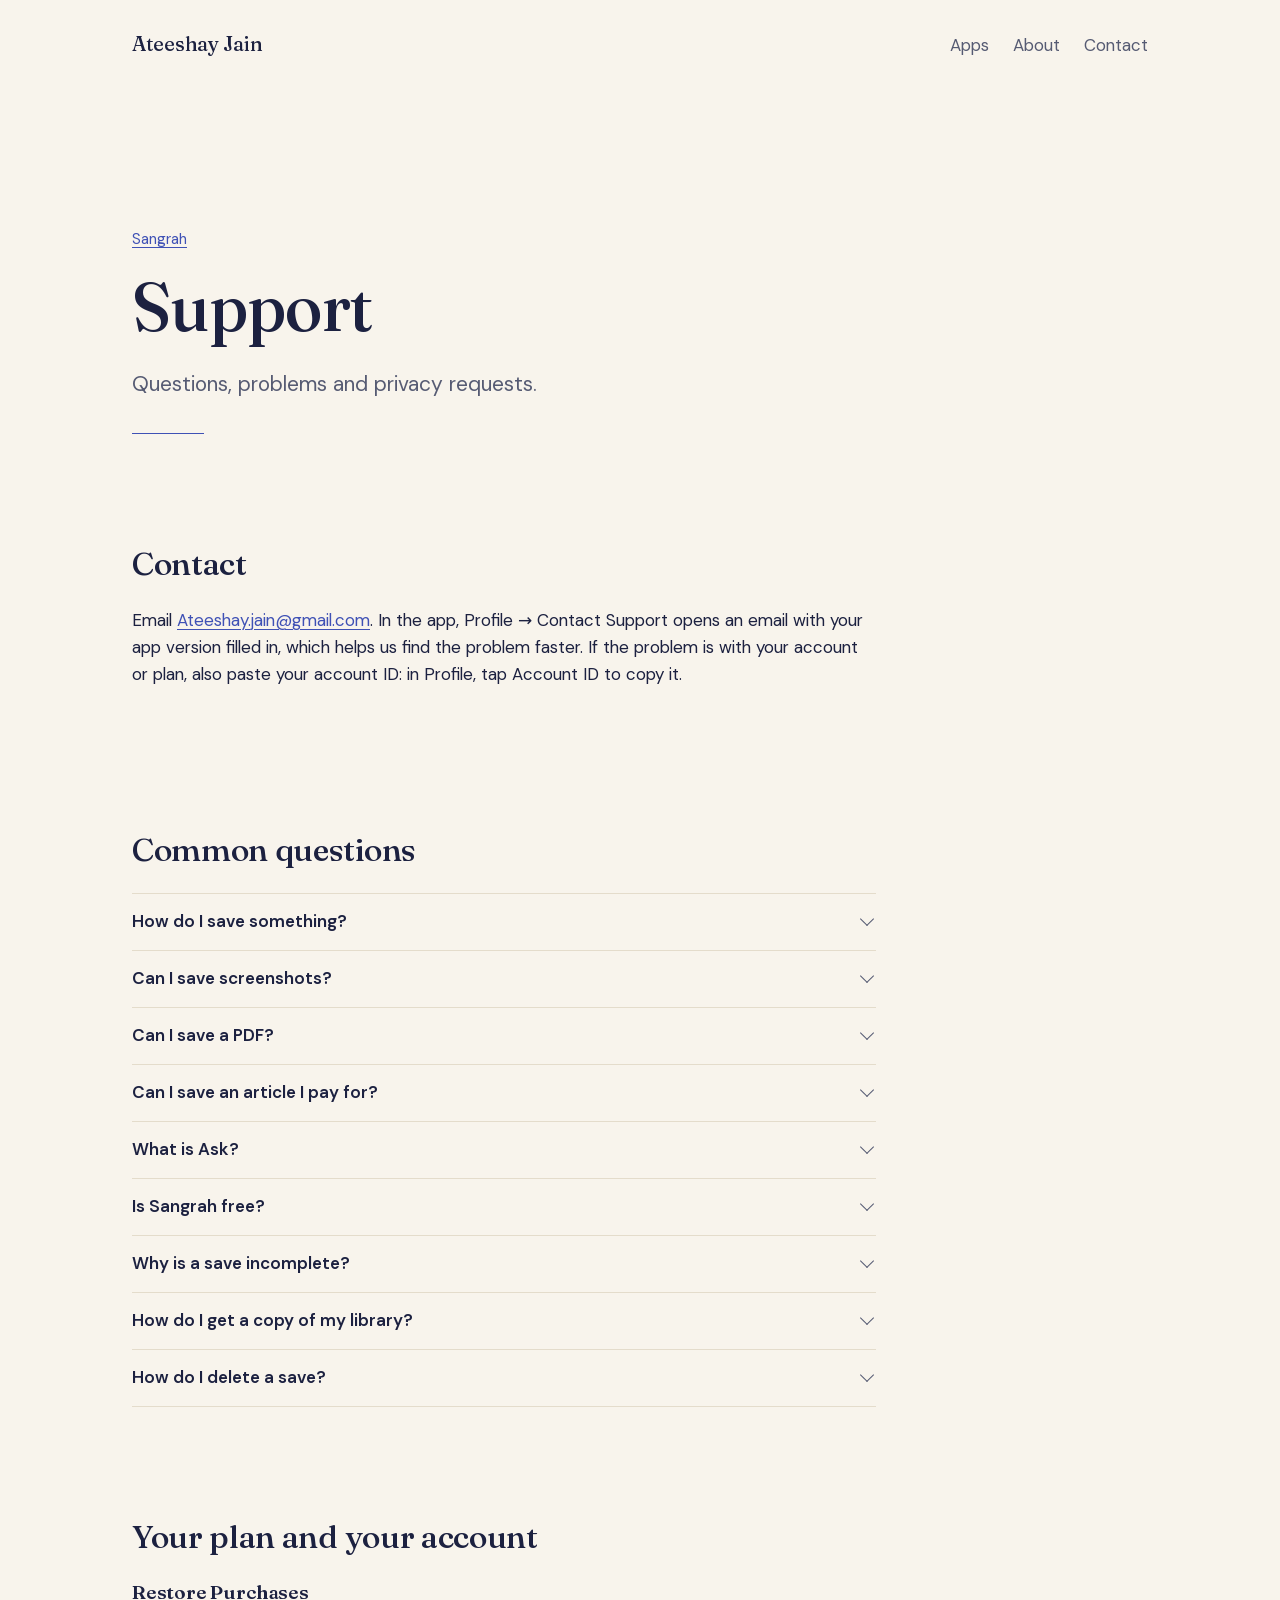
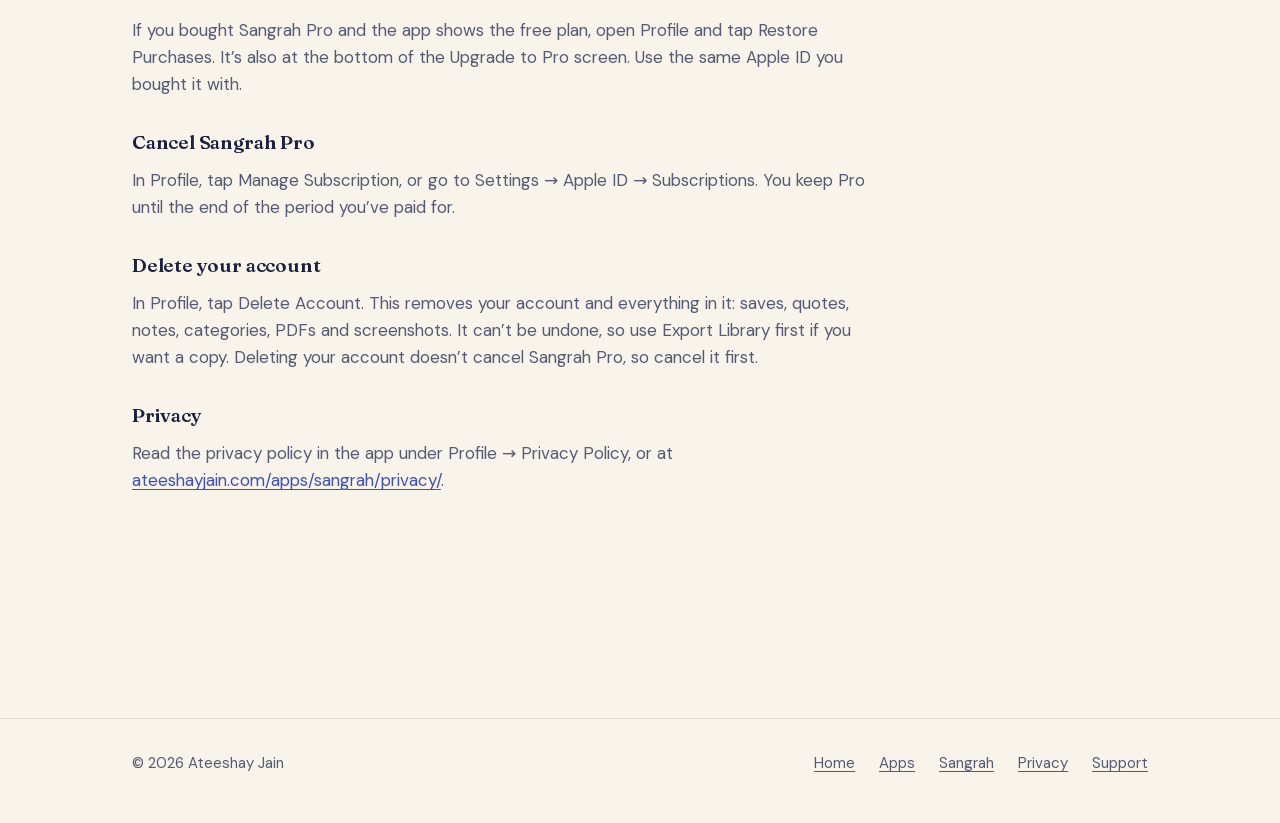
<file: apps/sangrah/support/index.html>
<!doctype html>
<html lang="en">
<head>
  <meta charset="utf-8">
  <meta http-equiv="Content-Security-Policy" content="default-src 'none'; style-src 'self'; font-src 'self'; img-src 'self'; base-uri 'none'; form-action 'none'; upgrade-insecure-requests">
  <meta name="referrer" content="strict-origin-when-cross-origin">
  <meta name="viewport" content="width=device-width, initial-scale=1">
  <title>Support — Sangrah</title>
  <meta name="description" content="How to reach Sangrah support, answers to common questions, and how to restore, cancel or delete your account.">
  <meta property="og:type" content="article">
  <meta property="og:title" content="Sangrah — Support">
  <meta property="og:description" content="How to reach Sangrah support, answers to common questions, and how to restore, cancel or delete your account.">
  <meta property="og:url" content="https://ateeshayjain.com/apps/sangrah/support/">
  <link rel="canonical" href="https://ateeshayjain.com/apps/sangrah/support/">
  <meta name="theme-color" content="#F8F4EC" media="(prefers-color-scheme: light)">
  <meta name="theme-color" content="#141831" media="(prefers-color-scheme: dark)">
  <link rel="icon" href="/assets/img/sangrah-icon-256.png" type="image/png">
  <link rel="apple-touch-icon" href="/assets/img/sangrah-icon-256.png">
  <link rel="preload" href="/assets/fonts/fraunces-latin.woff2" as="font" type="font/woff2" crossorigin>
  <link rel="preload" href="/assets/fonts/dm-sans-latin.woff2" as="font" type="font/woff2" crossorigin>
  <link rel="stylesheet" href="/assets/css/site.css">
</head>
<body data-theme="sangrah">
  <a class="skip-link" href="#main">Skip to content</a>

  <header class="site-header">
    <div class="wrap">
      <a class="wordmark" href="/">Ateeshay Jain</a>
      <nav class="site-nav" aria-label="Main">
        <ul>
          <li><a href="/apps/" aria-current="true">Apps</a></li>
          <li><a href="/#about">About</a></li>
          <li><a href="/#contact">Contact</a></li>
        </ul>
      </nav>
    </div>
  </header>

  <main id="main">
    <section class="hero" aria-labelledby="page-title">
      <div class="wrap">
        <p class="eyebrow"><a href="/apps/sangrah/">Sangrah</a></p>
        <h1 id="page-title">Support</h1>
        <p class="lede">Questions, problems and privacy requests.</p>
        <hr class="rule">
      </div>
    </section>

    <section class="section" aria-labelledby="contact-title">
      <div class="wrap">
        <h2 id="contact-title">Contact</h2>
        <div class="support-contact">
          <p>Email <a href="mailto:Ateeshay.jain@gmail.com">Ateeshay.jain@gmail.com</a>. In the app, Profile → Contact Support opens an email with your app version filled in, which helps us find the problem faster. If the problem is with your account or plan, also paste your account ID: in Profile, tap Account ID to copy it.</p>
        </div>
      </div>
    </section>

    <section class="section" aria-labelledby="faq-title">
      <div class="wrap">
        <h2 id="faq-title">Common questions</h2>
        <div class="faq">
          <details>
            <summary>How do I save something?</summary>
            <div><p>In any app, tap Share and choose Sangrah. If Sangrah isn’t in the row of apps, scroll to the end, tap More and add it. You can also tap + in the Library and paste a link.</p></div>
          </details>
          <details>
            <summary>Can I save screenshots?</summary>
            <div><p>Yes. Select up to 10 screenshots in Photos, tap Share and choose Sangrah. They’re combined into one save. On the free plan, your iPhone reads them. With Pro, once you’ve allowed it, Claude reads them and writes a smart summary.</p></div>
          </details>
          <details>
            <summary>Can I save a PDF?</summary>
            <div><p>Yes. Share one PDF to Sangrah. Your iPhone reads its text, and only the text is sent to Sangrah. PDFs that are locked with a password, or scans with no readable text, can’t be saved.</p></div>
          </details>
          <details>
            <summary>Can I save an article I pay for?</summary>
            <div><p>Yes. Open it in Safari while you’re signed in, tap Share and choose Sangrah. Sangrah saves the article text on your screen, so you get the full story as you see it.</p></div>
          </details>
          <details>
            <summary>What is Ask?</summary>
            <div><p>Ask is a chat about what you’ve saved. Tap Ask at the top of the Library, or Engage with this article on a save to talk about that one, and type a question, like “What have I saved about building habits?” Then follow up, like “What does the second one say?” Claude answers from your saves first and may search the web when they don’t cover it, with links to the saves and pages it used. Only your question and your earlier questions go to the web search, never your saves. Your chats are kept with your account under Chats, where you can reopen them or swipe them away. A chat about one save is deleted with that save, and all chats with your account. Ask is part of Sangrah Pro, with unlimited everyday chat within fair use and 60 deep answers a month (critique, debate and the other deep moves), and Sangrah asks before anything is sent to Claude.</p></div>
          </details>
          <details>
            <summary>Is Sangrah free?</summary>
            <div><p>Yes. You can save up to 5 articles a day and keep the clean text, the PDF, Listen, search, your own categories, notes, the widget and Export Library, all free. On the Free plan, nothing is sent to Claude. Sangrah Pro adds smart summaries with a Key Idea, summary cards, tags and automatic categories, unlimited saves, screenshots read by Claude, Compose and Ask. In India it’s ₹499 a month or ₹4,999 a year, and the first month is free. Pro has monthly limits: 60 smart summaries, 60 deep answers in Ask and 5 Compose runs (15, 15 and 1 during the free month). After the smart summary limit, saves are kept and get their summary the next month. Pro is the only purchase; there are no add-ons.</p></div>
          </details>
          <details>
            <summary>Why is a save incomplete?</summary>
            <div><p>Some sites block readers or only show the full text after you sign in. If you can read it in Safari, share it from there. Screenshots of the page are a good fallback.</p></div>
          </details>
          <details>
            <summary>How do I get a copy of my library?</summary>
            <div><p>In Profile, tap Export Library. Sangrah makes a zip of every save, as text files you can open anywhere, and opens the share sheet so you can save it to Files or send it. The zip is deleted from your iPhone when you close the share sheet.</p></div>
          </details>
          <details>
            <summary>How do I delete a save?</summary>
            <div><p>Open it, tap ⋯ and choose Delete. Its PDF and screenshots are deleted with it.</p></div>
          </details>
        </div>
      </div>
    </section>

    <section class="section" aria-labelledby="account-title">
      <div class="wrap">
        <h2 id="account-title">Your plan and your account</h2>
        <div class="steps">
          <h3 id="restore">Restore Purchases</h3>
          <p>If you bought Sangrah Pro and the app shows the free plan, open Profile and tap Restore Purchases. It’s also at the bottom of the Upgrade to Pro screen. Use the same Apple ID you bought it with.</p>

          <h3 id="cancel">Cancel Sangrah Pro</h3>
          <p>In Profile, tap Manage Subscription, or go to Settings → Apple ID → Subscriptions. You keep Pro until the end of the period you’ve paid for.</p>

          <h3 id="delete-account">Delete your account</h3>
          <p>In Profile, tap Delete Account. This removes your account and everything in it: saves, quotes, notes, categories, PDFs and screenshots. It can’t be undone, so use Export Library first if you want a copy. Deleting your account doesn’t cancel Sangrah Pro, so cancel it first.</p>

          <h3 id="privacy">Privacy</h3>
          <p>Read the privacy policy in the app under Profile → Privacy Policy, or at <a href="/apps/sangrah/privacy/">ateeshayjain.com/apps/sangrah/privacy/</a>.</p>
        </div>
      </div>
    </section>
  </main>

  <footer class="site-footer">
    <div class="wrap">
      <p>© 2026 Ateeshay Jain</p>
      <ul>
        <li><a href="/">Home</a></li>
        <li><a href="/apps/">Apps</a></li>
        <li><a href="/apps/sangrah/">Sangrah</a></li>
        <li><a href="/apps/sangrah/privacy/">Privacy</a></li>
        <li><a href="/apps/sangrah/support/">Support</a></li>
      </ul>
    </div>
  </footer>
</body>
</html>
</file>
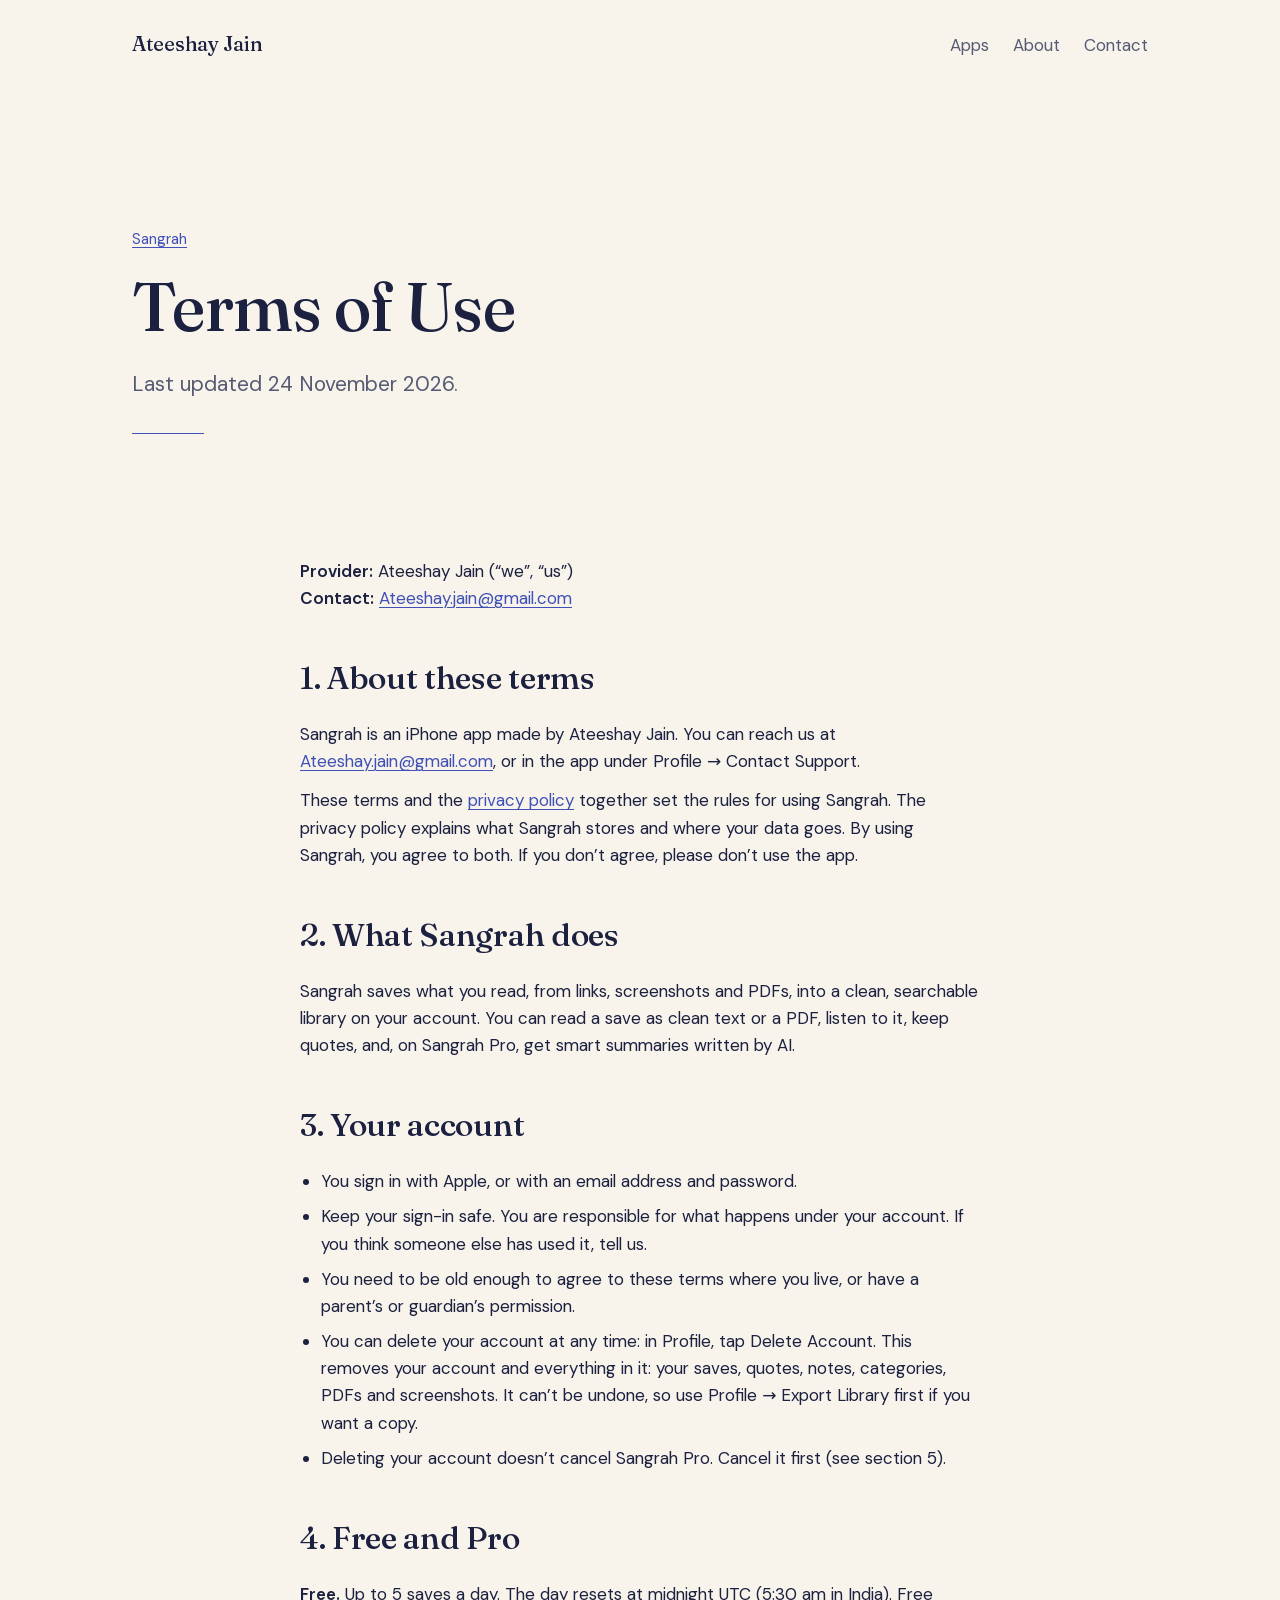
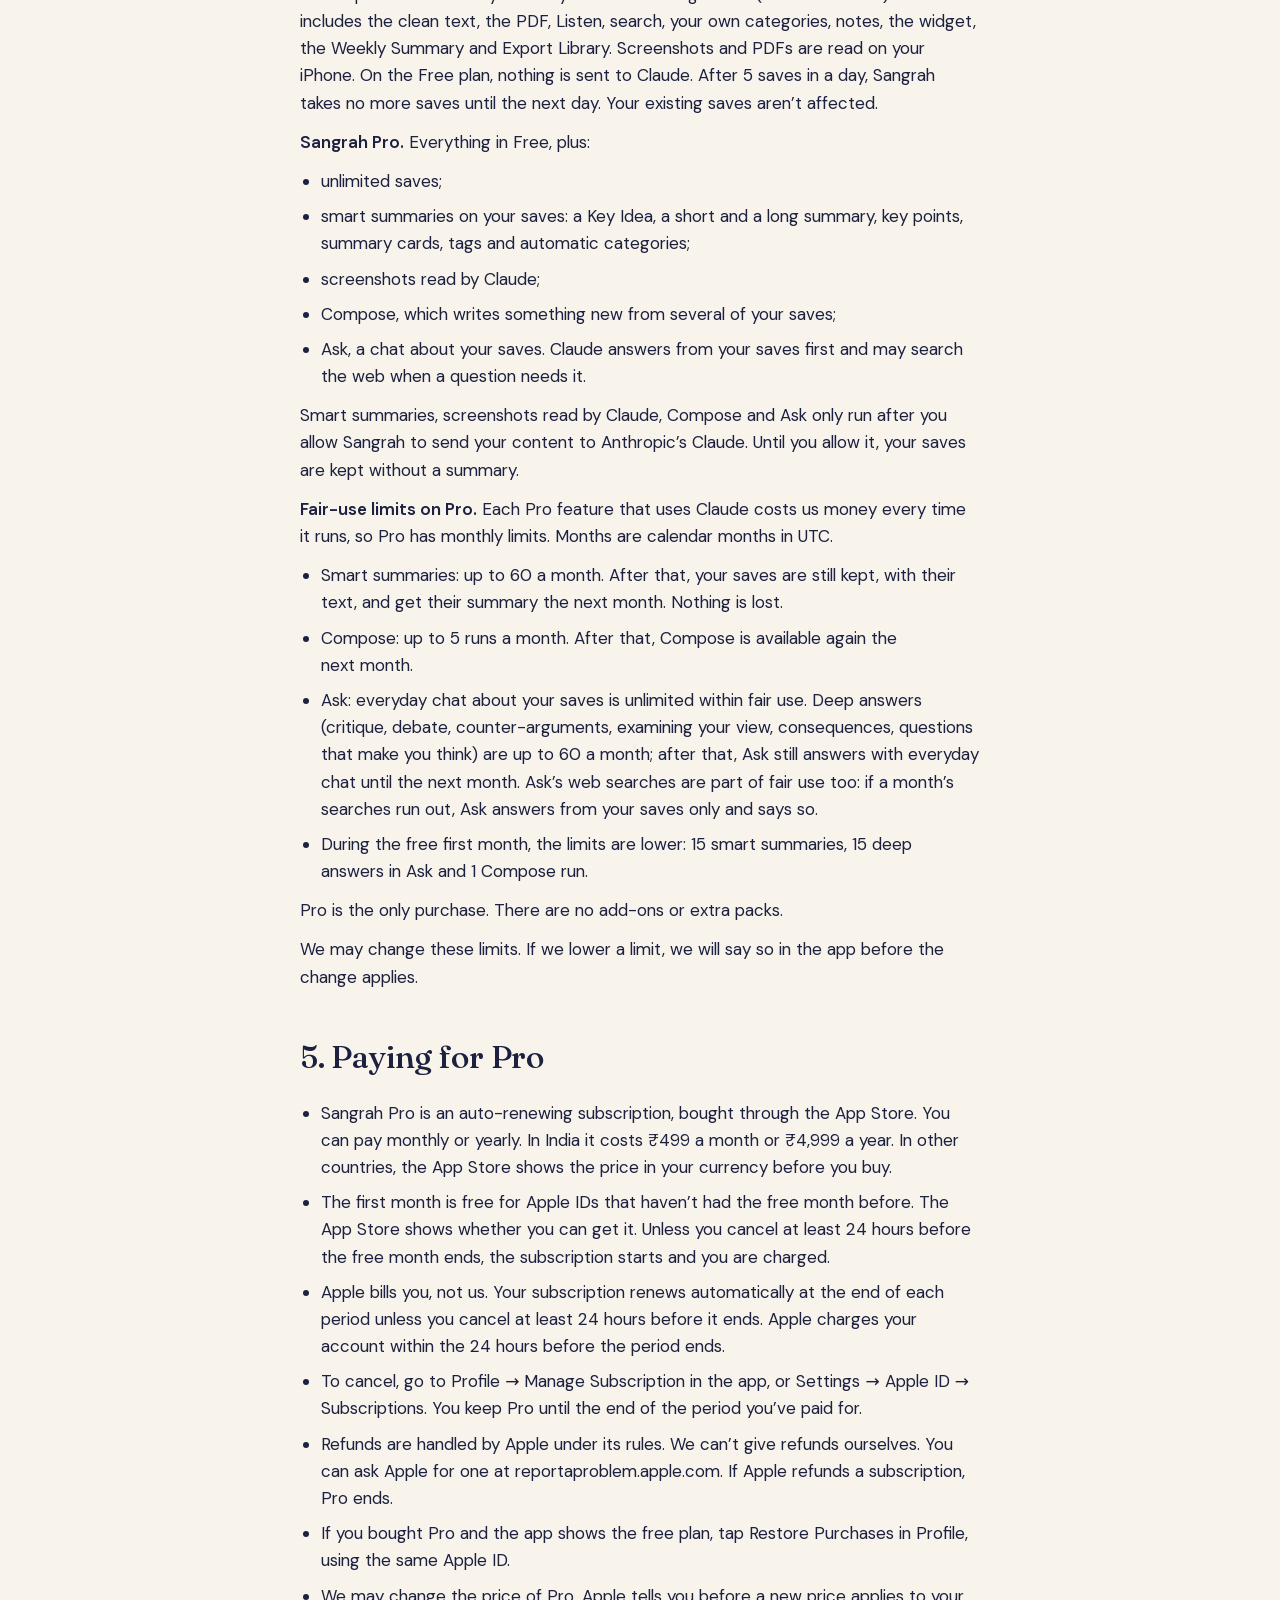
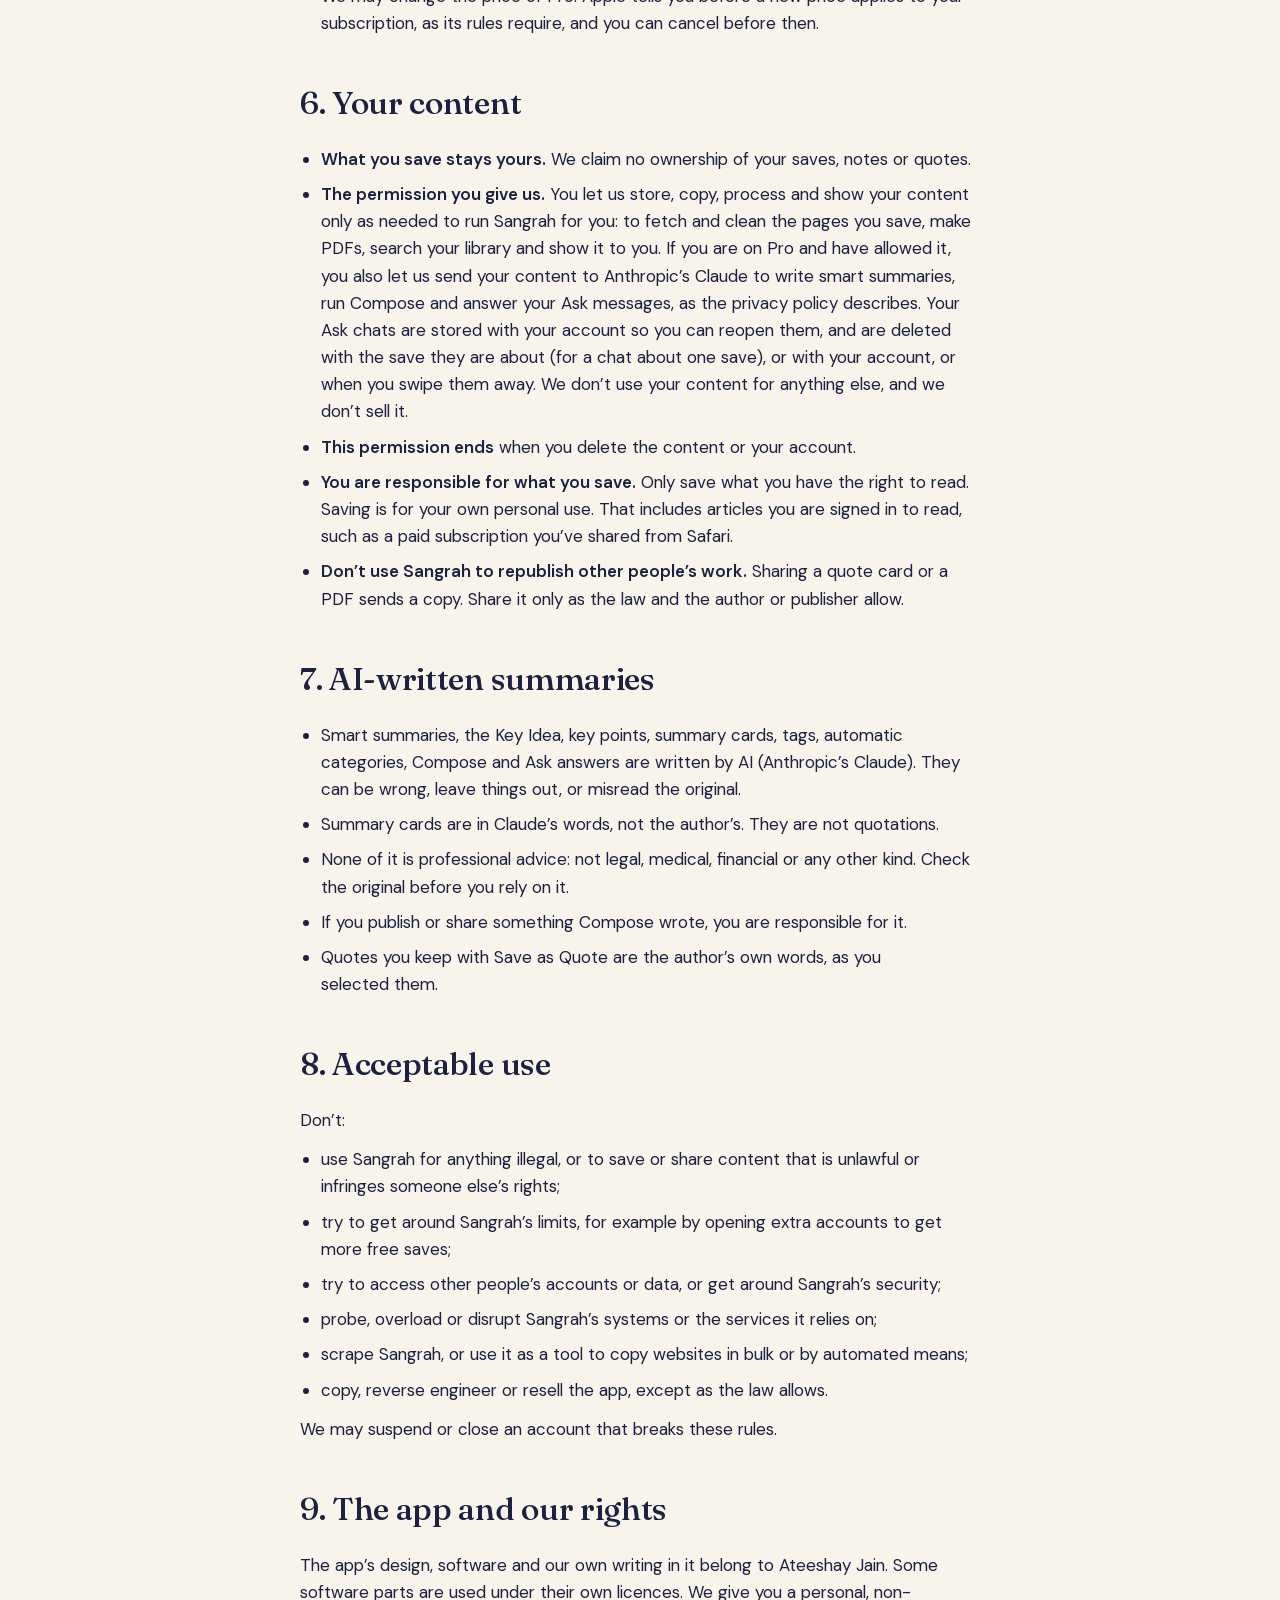
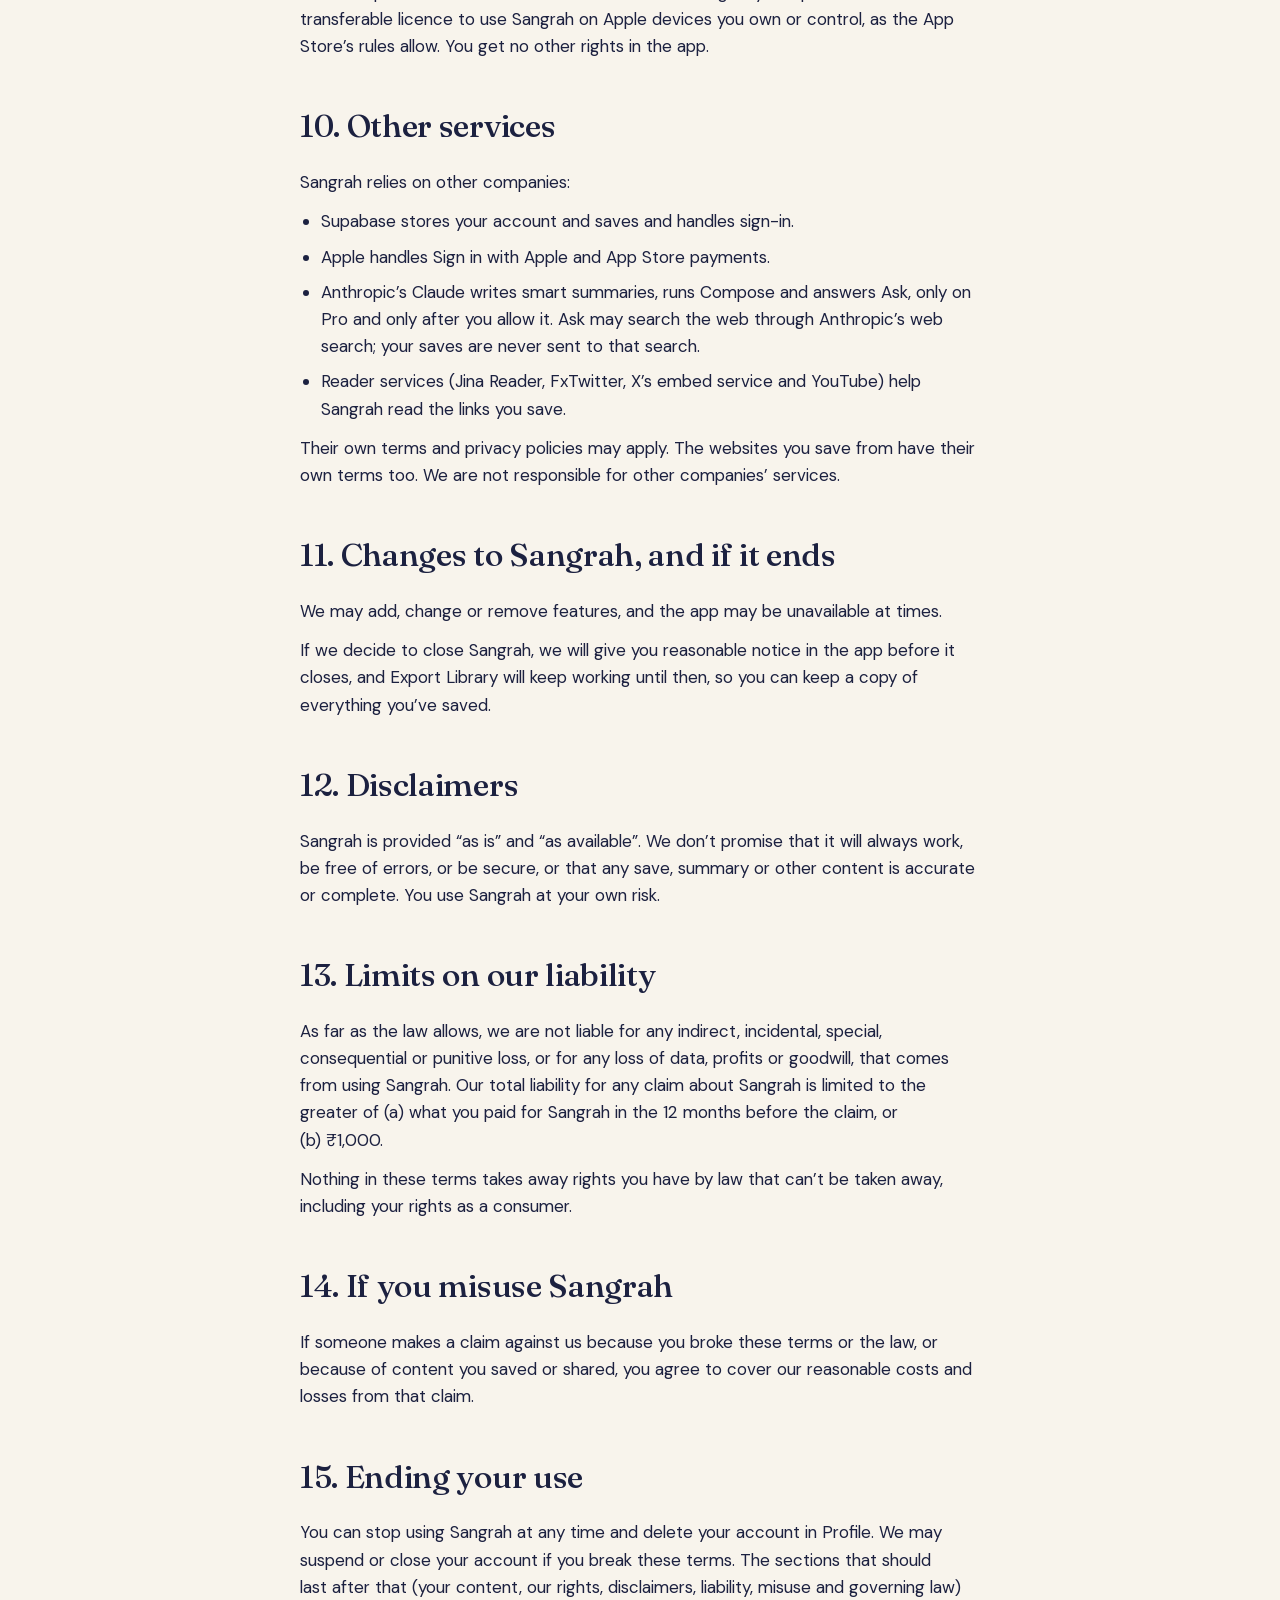
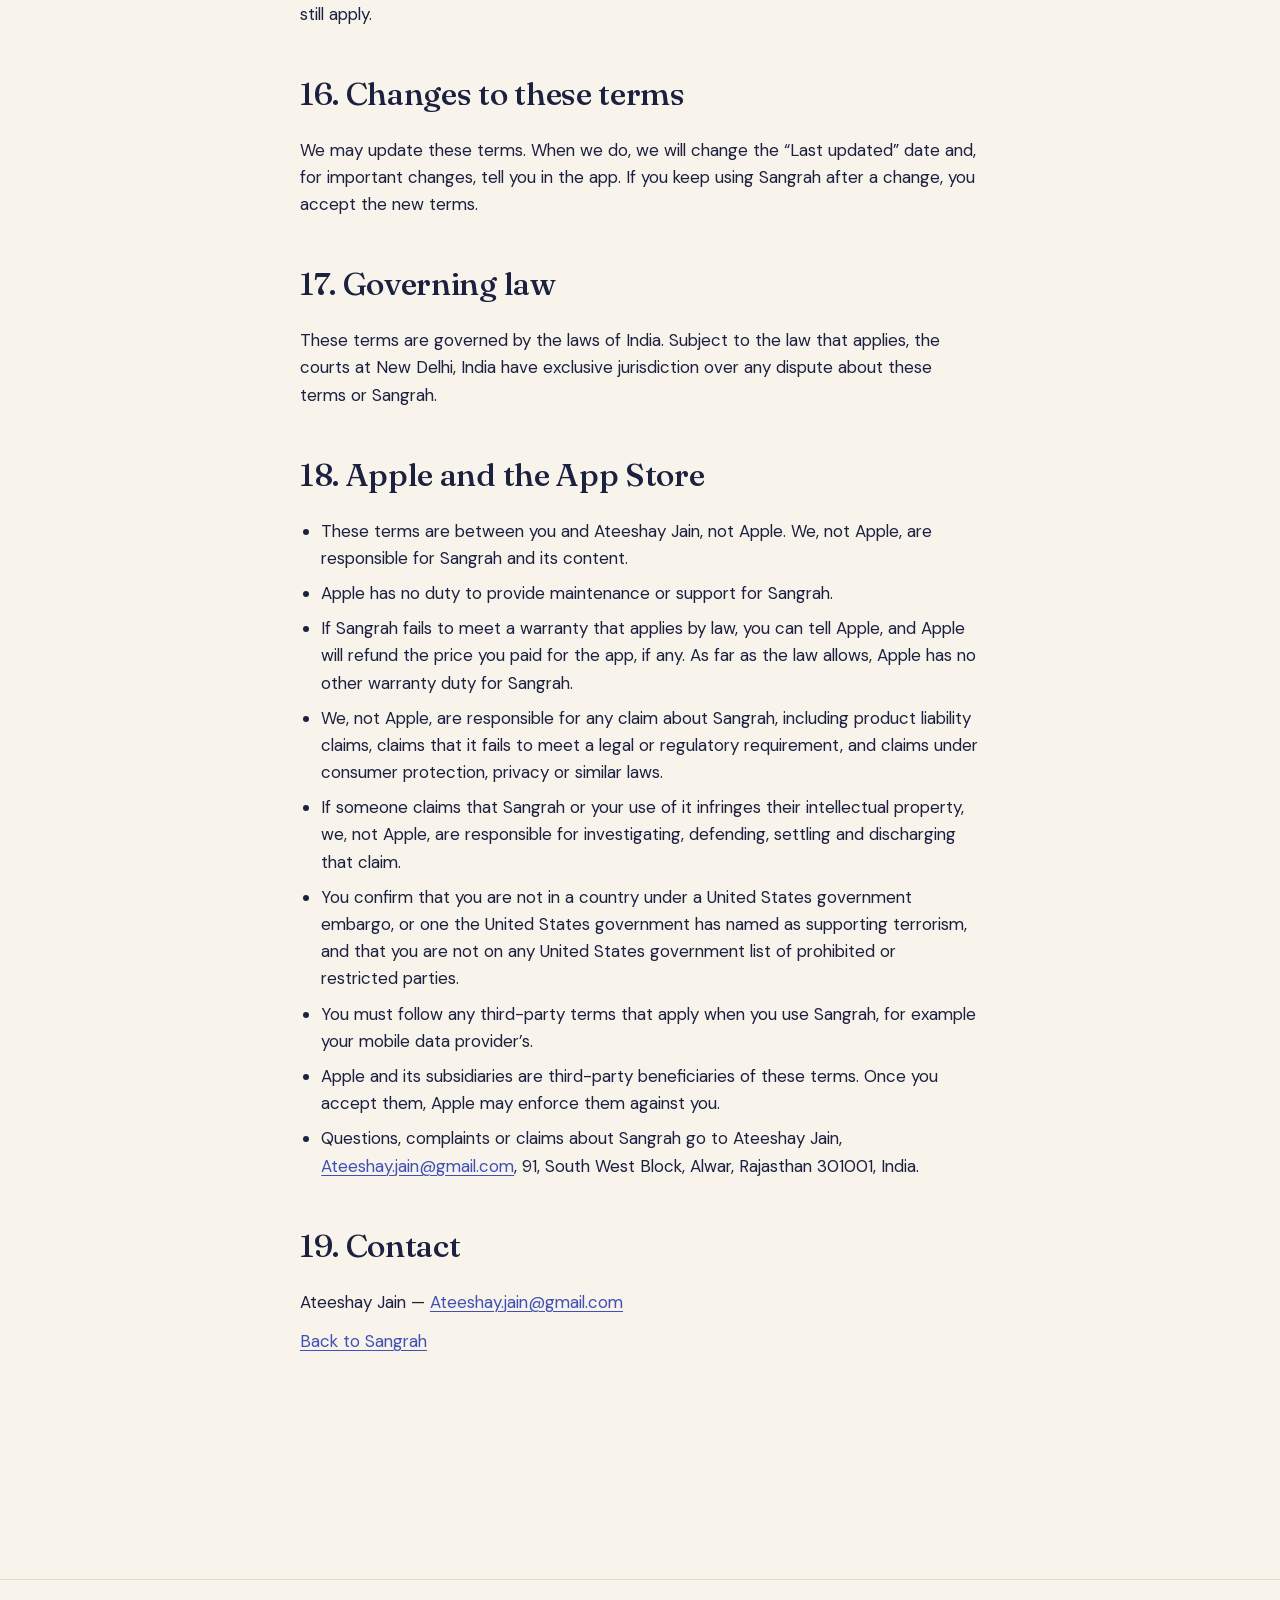
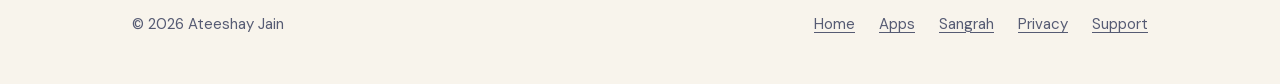
<file: apps/sangrah/terms/index.html>
<!doctype html>
<html lang="en">
<head>
  <meta charset="utf-8">
  <meta http-equiv="Content-Security-Policy" content="default-src 'none'; style-src 'self'; font-src 'self'; img-src 'self'; base-uri 'none'; form-action 'none'; upgrade-insecure-requests">
  <meta name="referrer" content="strict-origin-when-cross-origin">
  <meta name="viewport" content="width=device-width, initial-scale=1">
  <title>Terms of Use — Sangrah</title>
  <meta name="description" content="The terms for using Sangrah: your account, Free and Pro, your content, AI-written summaries and the App Store.">
  <meta property="og:type" content="article">
  <meta property="og:title" content="Sangrah — Terms of Use">
  <meta property="og:description" content="The terms for using Sangrah: your account, Free and Pro, your content, AI-written summaries and the App Store.">
  <meta property="og:url" content="https://ateeshayjain.com/apps/sangrah/terms/">
  <link rel="canonical" href="https://ateeshayjain.com/apps/sangrah/terms/">
  <meta name="theme-color" content="#F8F4EC" media="(prefers-color-scheme: light)">
  <meta name="theme-color" content="#141831" media="(prefers-color-scheme: dark)">
  <link rel="icon" href="/assets/img/sangrah-icon-256.png" type="image/png">
  <link rel="apple-touch-icon" href="/assets/img/sangrah-icon-256.png">
  <link rel="preload" href="/assets/fonts/fraunces-latin.woff2" as="font" type="font/woff2" crossorigin>
  <link rel="preload" href="/assets/fonts/dm-sans-latin.woff2" as="font" type="font/woff2" crossorigin>
  <link rel="stylesheet" href="/assets/css/site.css">
</head>
<body data-theme="sangrah">
  <a class="skip-link" href="#main">Skip to content</a>

  <header class="site-header">
    <div class="wrap">
      <a class="wordmark" href="/">Ateeshay Jain</a>
      <nav class="site-nav" aria-label="Main">
        <ul>
          <li><a href="/apps/" aria-current="true">Apps</a></li>
          <li><a href="/#about">About</a></li>
          <li><a href="/#contact">Contact</a></li>
        </ul>
      </nav>
    </div>
  </header>

  <main id="main">
    <section class="hero" aria-labelledby="page-title">
      <div class="wrap">
        <p class="eyebrow"><a href="/apps/sangrah/">Sangrah</a></p>
        <h1 id="page-title">Terms of Use</h1>
        <p class="lede">Last updated 24 November 2026.</p>
        <hr class="rule">
      </div>
    </section>

    <section class="section">
      <div class="wrap prose legal">

        <p><strong>Provider:</strong> Ateeshay Jain (“we”, “us”)<br><strong>Contact:</strong> <a href="mailto:Ateeshay.jain@gmail.com">Ateeshay.jain@gmail.com</a></p>

        <h2 id="about">1. About these terms</h2>
        <p>Sangrah is an iPhone app made by Ateeshay Jain. You can reach us at <a href="mailto:Ateeshay.jain@gmail.com">Ateeshay.jain@gmail.com</a>, or in the app under Profile → Contact Support.</p>
        <p>These terms and the <a href="/apps/sangrah/privacy/">privacy policy</a> together set the rules for using Sangrah. The privacy policy explains what Sangrah stores and where your data goes. By using Sangrah, you agree to both. If you don’t agree, please don’t use the app.</p>

        <h2 id="what-sangrah-does">2. What Sangrah does</h2>
        <p>Sangrah saves what you read, from links, screenshots and PDFs, into a clean, searchable library on your account. You can read a save as clean text or a PDF, listen to it, keep quotes, and, on Sangrah Pro, get smart summaries written by AI.</p>

        <h2 id="your-account">3. Your account</h2>
        <ul>
          <li>You sign in with Apple, or with an email address and password.</li>
          <li>Keep your sign-in safe. You are responsible for what happens under your account. If you think someone else has used it, tell us.</li>
          <li>You need to be old enough to agree to these terms where you live, or have a parent’s or guardian’s permission.</li>
          <li>You can delete your account at any time: in Profile, tap Delete Account. This removes your account and everything in it: your saves, quotes, notes, categories, PDFs and screenshots. It can’t be undone, so use Profile → Export Library first if you want a copy.</li>
          <li>Deleting your account doesn’t cancel Sangrah Pro. Cancel it first (see section 5).</li>
        </ul>

        <h2 id="free-and-pro">4. Free and Pro</h2>
        <p><strong>Free.</strong> Up to 5 saves a day. The day resets at midnight UTC (5:30 am in India). Free includes the clean text, the PDF, Listen, search, your own categories, notes, the widget, the Weekly Summary and Export Library. Screenshots and PDFs are read on your iPhone. On the Free plan, nothing is sent to Claude. After 5 saves in a day, Sangrah takes no more saves until the next day. Your existing saves aren’t affected.</p>
        <p><strong>Sangrah Pro.</strong> Everything in Free, plus:</p>
        <ul>
          <li>unlimited saves;</li>
          <li>smart summaries on your saves: a Key Idea, a short and a long summary, key points, summary cards, tags and automatic categories;</li>
          <li>screenshots read by Claude;</li>
          <li>Compose, which writes something new from several of your saves;</li>
          <li>Ask, a chat about your saves. Claude answers from your saves first and may search the web when a question needs it.</li>
        </ul>
        <p>Smart summaries, screenshots read by Claude, Compose and Ask only run after you allow Sangrah to send your content to Anthropic’s Claude. Until you allow it, your saves are kept without a summary.</p>
        <p><strong>Fair-use limits on Pro.</strong> Each Pro feature that uses Claude costs us money every time it runs, so Pro has monthly limits. Months are calendar months in UTC.</p>
        <ul>
          <li>Smart summaries: up to 60 a month. After that, your saves are still kept, with their text, and get their summary the next month. Nothing is lost.</li>
          <li>Compose: up to 5 runs a month. After that, Compose is available again the next month.</li>
          <li>Ask: everyday chat about your saves is unlimited within fair use. Deep answers (critique, debate, counter-arguments, examining your view, consequences, questions that make you think) are up to 60 a month; after that, Ask still answers with everyday chat until the next month. Ask’s web searches are part of fair use too: if a month’s searches run out, Ask answers from your saves only and says so.</li>
          <li>During the free first month, the limits are lower: 15 smart summaries, 15 deep answers in Ask and 1 Compose run.</li>
        </ul>
        <p>Pro is the only purchase. There are no add-ons or extra packs.</p>
        <p>We may change these limits. If we lower a limit, we will say so in the app before the change applies.</p>

        <h2 id="paying-for-pro">5. Paying for Pro</h2>
        <ul>
          <li>Sangrah Pro is an auto-renewing subscription, bought through the App Store. You can pay monthly or yearly. In India it costs ₹499 a month or ₹4,999 a year. In other countries, the App Store shows the price in your currency before you buy.</li>
          <li>The first month is free for Apple IDs that haven’t had the free month before. The App Store shows whether you can get it. Unless you cancel at least 24 hours before the free month ends, the subscription starts and you are charged.</li>
          <li>Apple bills you, not us. Your subscription renews automatically at the end of each period unless you cancel at least 24 hours before it ends. Apple charges your account within the 24 hours before the period ends.</li>
          <li>To cancel, go to Profile → Manage Subscription in the app, or Settings → Apple ID → Subscriptions. You keep Pro until the end of the period you’ve paid for.</li>
          <li>Refunds are handled by Apple under its rules. We can’t give refunds ourselves. You can ask Apple for one at reportaproblem.apple.com. If Apple refunds a subscription, Pro ends.</li>
          <li>If you bought Pro and the app shows the free plan, tap Restore Purchases in Profile, using the same Apple ID.</li>
          <li>We may change the price of Pro. Apple tells you before a new price applies to your subscription, as its rules require, and you can cancel before then.</li>
        </ul>

        <h2 id="your-content">6. Your content</h2>
        <ul>
          <li><strong>What you save stays yours.</strong> We claim no ownership of your saves, notes or quotes.</li>
          <li><strong>The permission you give us.</strong> You let us store, copy, process and show your content only as needed to run Sangrah for you: to fetch and clean the pages you save, make PDFs, search your library and show it to you. If you are on Pro and have allowed it, you also let us send your content to Anthropic’s Claude to write smart summaries, run Compose and answer your Ask messages, as the privacy policy describes. Your Ask chats are stored with your account so you can reopen them, and are deleted with the save they are about (for a chat about one save), or with your account, or when you swipe them away. We don’t use your content for anything else, and we don’t sell it.</li>
          <li><strong>This permission ends</strong> when you delete the content or your account.</li>
          <li><strong>You are responsible for what you save.</strong> Only save what you have the right to read. Saving is for your own personal use. That includes articles you are signed in to read, such as a paid subscription you’ve shared from Safari.</li>
          <li><strong>Don’t use Sangrah to republish other people’s work.</strong> Sharing a quote card or a PDF sends a copy. Share it only as the law and the author or publisher allow.</li>
        </ul>

        <h2 id="ai-written-summaries">7. AI-written summaries</h2>
        <ul>
          <li>Smart summaries, the Key Idea, key points, summary cards, tags, automatic categories, Compose and Ask answers are written by AI (Anthropic’s Claude). They can be wrong, leave things out, or misread the original.</li>
          <li>Summary cards are in Claude’s words, not the author’s. They are not quotations.</li>
          <li>None of it is professional advice: not legal, medical, financial or any other kind. Check the original before you rely on it.</li>
          <li>If you publish or share something Compose wrote, you are responsible for it.</li>
          <li>Quotes you keep with Save as Quote are the author’s own words, as you selected them.</li>
        </ul>

        <h2 id="acceptable-use">8. Acceptable use</h2>
        <p>Don’t:</p>
        <ul>
          <li>use Sangrah for anything illegal, or to save or share content that is unlawful or infringes someone else’s rights;</li>
          <li>try to get around Sangrah’s limits, for example by opening extra accounts to get more free saves;</li>
          <li>try to access other people’s accounts or data, or get around Sangrah’s security;</li>
          <li>probe, overload or disrupt Sangrah’s systems or the services it relies on;</li>
          <li>scrape Sangrah, or use it as a tool to copy websites in bulk or by automated means;</li>
          <li>copy, reverse engineer or resell the app, except as the law allows.</li>
        </ul>
        <p>We may suspend or close an account that breaks these rules.</p>

        <h2 id="our-rights">9. The app and our rights</h2>
        <p>The app’s design, software and our own writing in it belong to Ateeshay Jain. Some software parts are used under their own licences. We give you a personal, non-transferable licence to use Sangrah on Apple devices you own or control, as the App Store’s rules allow. You get no other rights in the app.</p>

        <h2 id="other-services">10. Other services</h2>
        <p>Sangrah relies on other companies:</p>
        <ul>
          <li>Supabase stores your account and saves and handles sign-in.</li>
          <li>Apple handles Sign in with Apple and App Store payments.</li>
          <li>Anthropic’s Claude writes smart summaries, runs Compose and answers Ask, only on Pro and only after you allow it. Ask may search the web through Anthropic’s web search; your saves are never sent to that search.</li>
          <li>Reader services (Jina Reader, FxTwitter, X’s embed service and YouTube) help Sangrah read the links you save.</li>
        </ul>
        <p>Their own terms and privacy policies may apply. The websites you save from have their own terms too. We are not responsible for other companies’ services.</p>

        <h2 id="changes-and-closing">11. Changes to Sangrah, and if it ends</h2>
        <p>We may add, change or remove features, and the app may be unavailable at times.</p>
        <p>If we decide to close Sangrah, we will give you reasonable notice in the app before it closes, and Export Library will keep working until then, so you can keep a copy of everything you’ve saved.</p>

        <h2 id="disclaimers">12. Disclaimers</h2>
        <p>Sangrah is provided “as is” and “as available”. We don’t promise that it will always work, be free of errors, or be secure, or that any save, summary or other content is accurate or complete. You use Sangrah at your own risk.</p>

        <h2 id="liability">13. Limits on our liability</h2>
        <p>As far as the law allows, we are not liable for any indirect, incidental, special, consequential or punitive loss, or for any loss of data, profits or goodwill, that comes from using Sangrah. Our total liability for any claim about Sangrah is limited to the greater of (a) what you paid for Sangrah in the 12 months before the claim, or (b) ₹1,000.</p>
        <p>Nothing in these terms takes away rights you have by law that can’t be taken away, including your rights as a consumer.</p>

        <h2 id="misuse">14. If you misuse Sangrah</h2>
        <p>If someone makes a claim against us because you broke these terms or the law, or because of content you saved or shared, you agree to cover our reasonable costs and losses from that claim.</p>

        <h2 id="ending">15. Ending your use</h2>
        <p>You can stop using Sangrah at any time and delete your account in Profile. We may suspend or close your account if you break these terms. The sections that should last after that (your content, our rights, disclaimers, liability, misuse and governing law) still apply.</p>

        <h2 id="changes-to-terms">16. Changes to these terms</h2>
        <p>We may update these terms. When we do, we will change the “Last updated” date and, for important changes, tell you in the app. If you keep using Sangrah after a change, you accept the new terms.</p>

        <h2 id="governing-law">17. Governing law</h2>
        <p>These terms are governed by the laws of India. Subject to the law that applies, the courts at New Delhi, India have exclusive jurisdiction over any dispute about these terms or Sangrah.</p>

        <h2 id="apple">18. Apple and the App Store</h2>
        <ul>
          <li>These terms are between you and Ateeshay Jain, not Apple. We, not Apple, are responsible for Sangrah and its content.</li>
          <li>Apple has no duty to provide maintenance or support for Sangrah.</li>
          <li>If Sangrah fails to meet a warranty that applies by law, you can tell Apple, and Apple will refund the price you paid for the app, if any. As far as the law allows, Apple has no other warranty duty for Sangrah.</li>
          <li>We, not Apple, are responsible for any claim about Sangrah, including product liability claims, claims that it fails to meet a legal or regulatory requirement, and claims under consumer protection, privacy or similar laws.</li>
          <li>If someone claims that Sangrah or your use of it infringes their intellectual property, we, not Apple, are responsible for investigating, defending, settling and discharging that claim.</li>
          <li>You confirm that you are not in a country under a United States government embargo, or one the United States government has named as supporting terrorism, and that you are not on any United States government list of prohibited or restricted parties.</li>
          <li>You must follow any third-party terms that apply when you use Sangrah, for example your mobile data provider’s.</li>
          <li>Apple and its subsidiaries are third-party beneficiaries of these terms. Once you accept them, Apple may enforce them against you.</li>
          <li>Questions, complaints or claims about Sangrah go to Ateeshay Jain, <a href="mailto:Ateeshay.jain@gmail.com">Ateeshay.jain@gmail.com</a>, 91, South West Block, Alwar, Rajasthan 301001, India.</li>
        </ul>

        <h2 id="contact">19. Contact</h2>
        <p>Ateeshay Jain — <a href="mailto:Ateeshay.jain@gmail.com">Ateeshay.jain@gmail.com</a></p>

        <p><a href="/apps/sangrah/">Back to Sangrah</a></p>
      </div>
    </section>
  </main>

  <footer class="site-footer">
    <div class="wrap">
      <p>© 2026 Ateeshay Jain</p>
      <ul>
        <li><a href="/">Home</a></li>
        <li><a href="/apps/">Apps</a></li>
        <li><a href="/apps/sangrah/">Sangrah</a></li>
        <li><a href="/apps/sangrah/privacy/">Privacy</a></li>
        <li><a href="/apps/sangrah/support/">Support</a></li>
      </ul>
    </div>
  </footer>
</body>
</html>
</file>
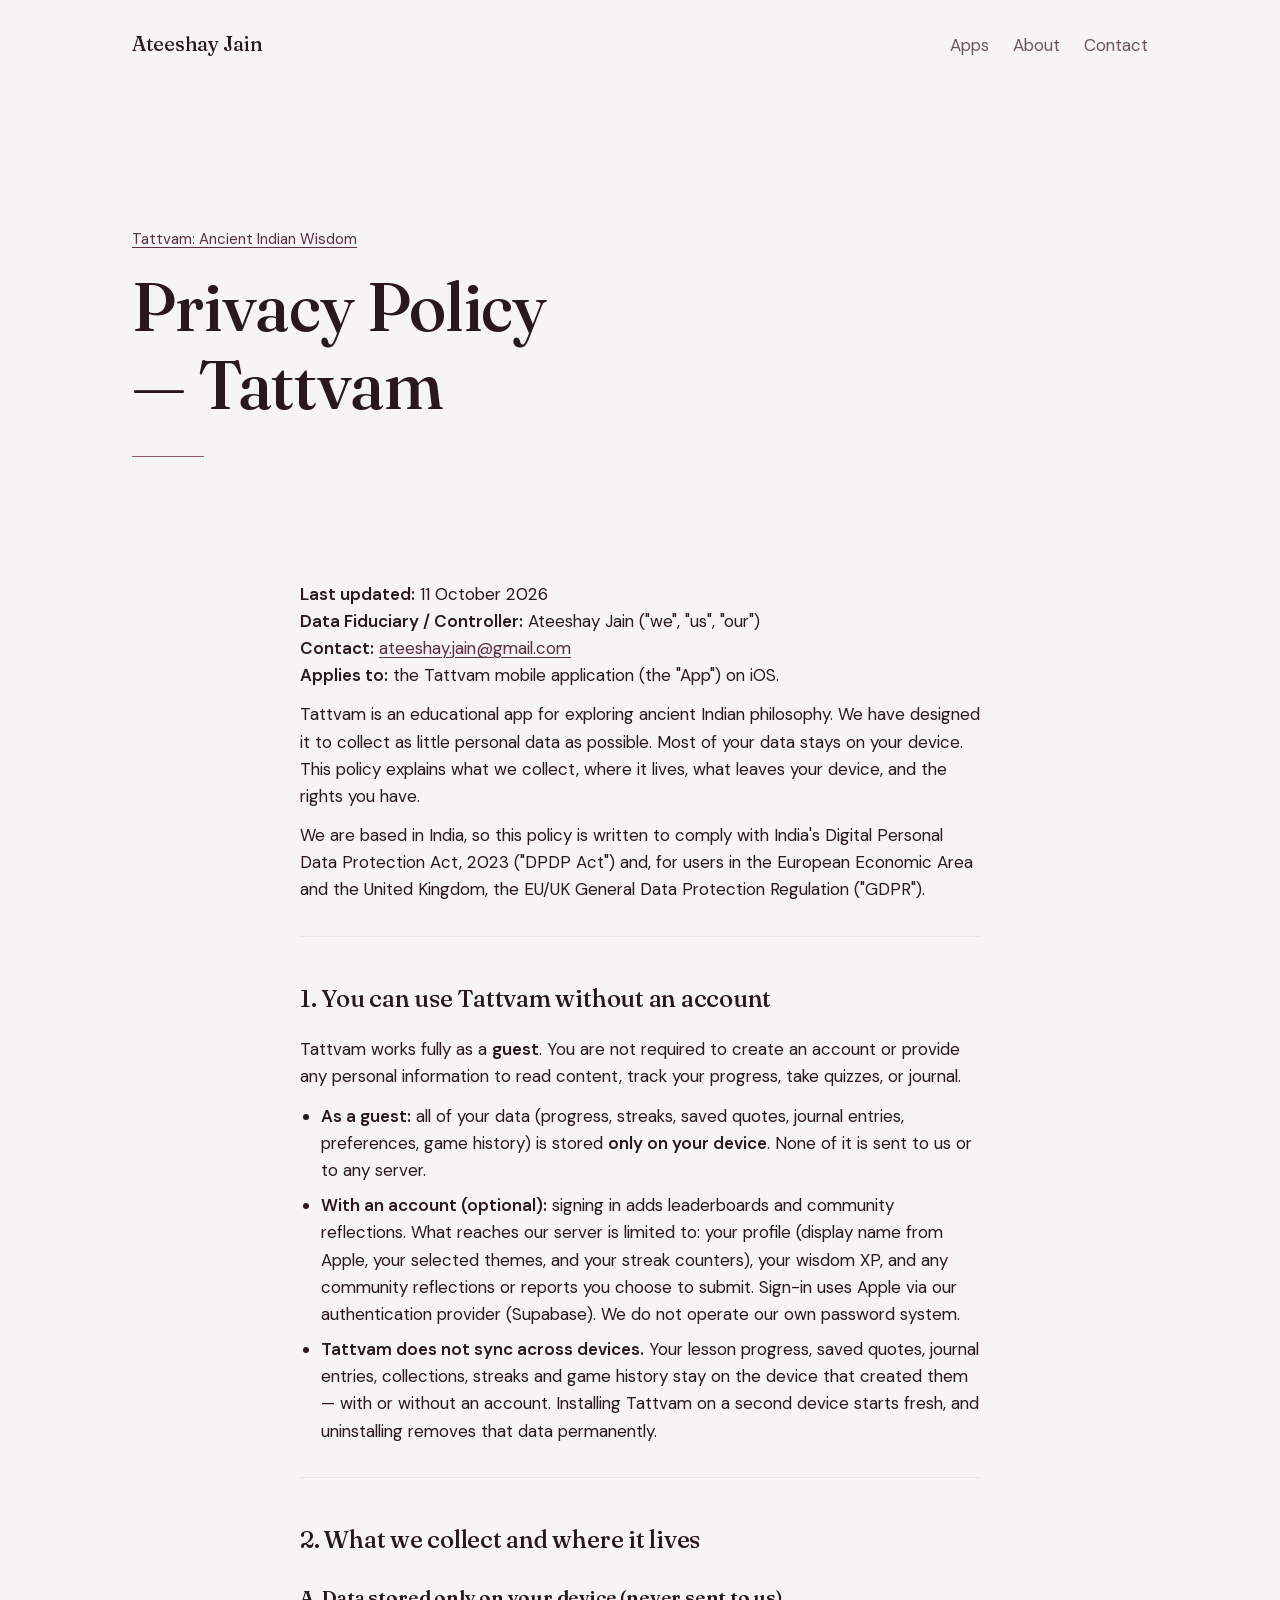
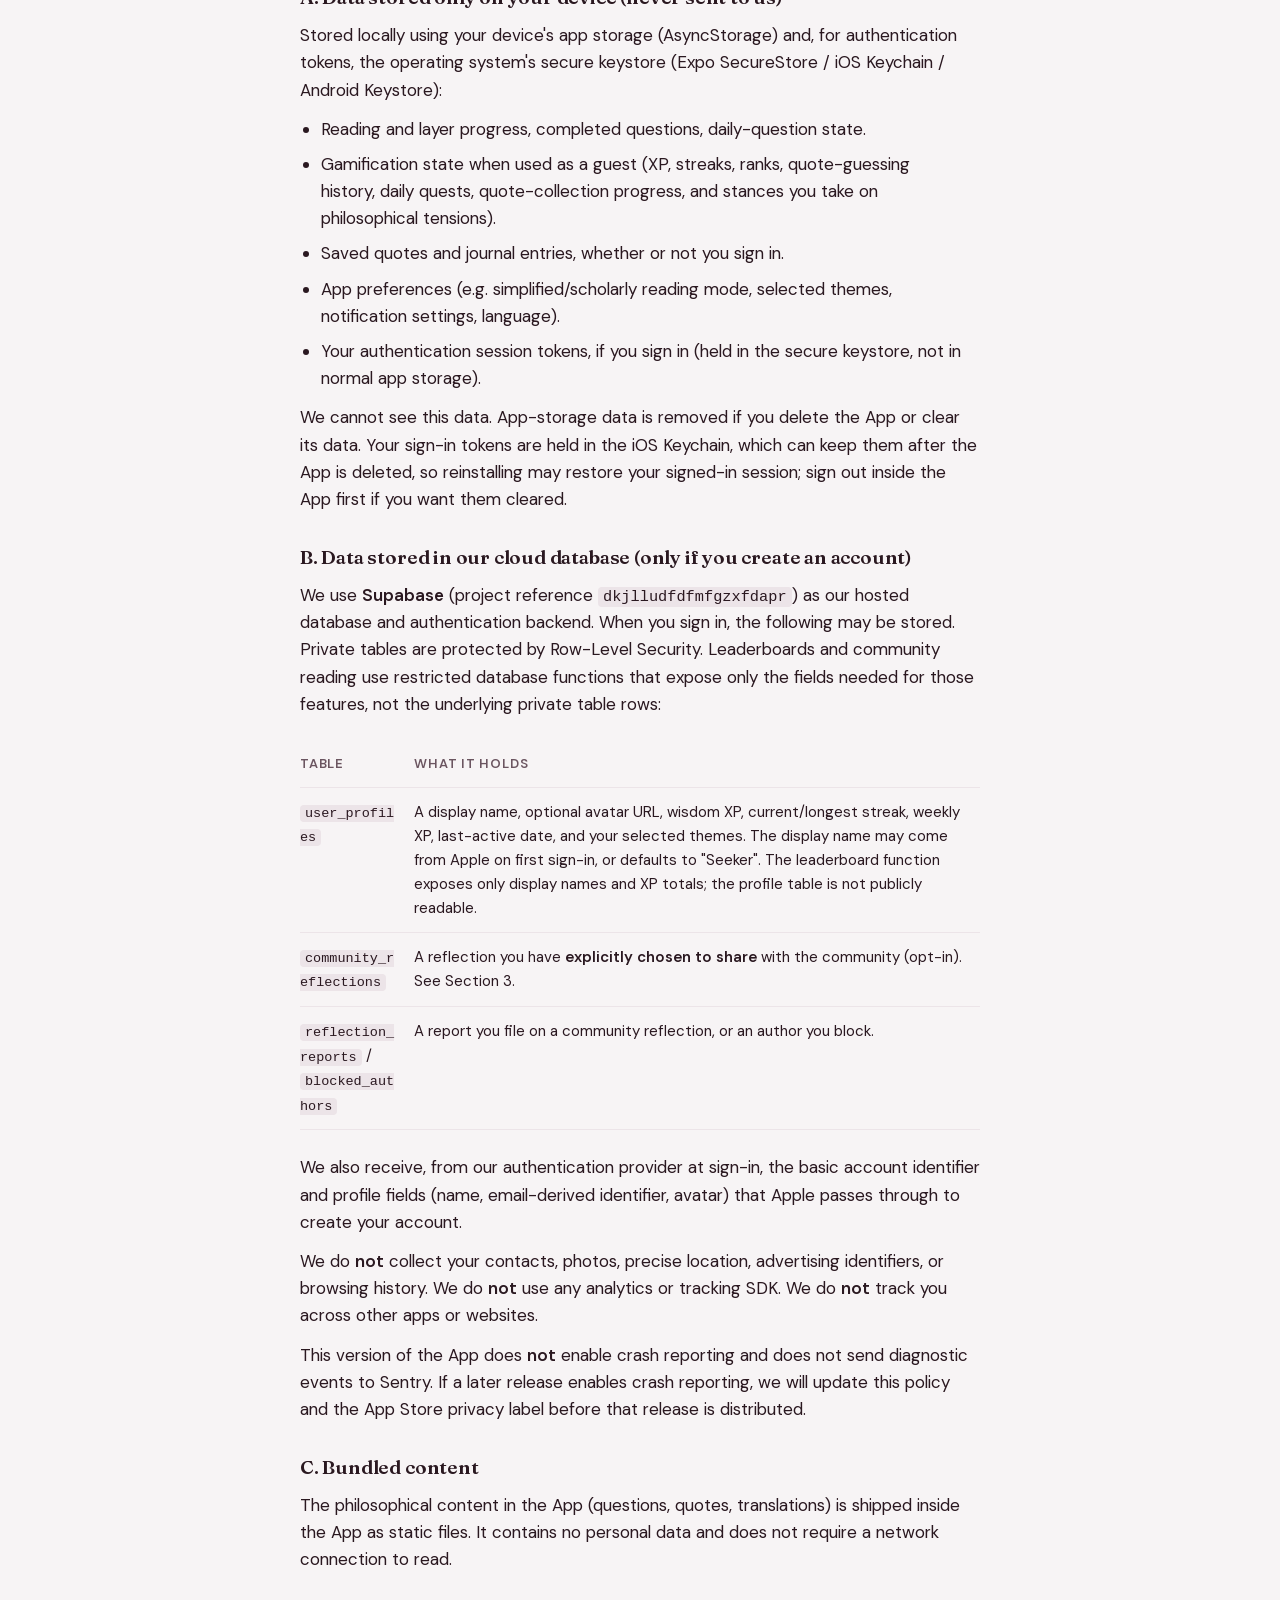
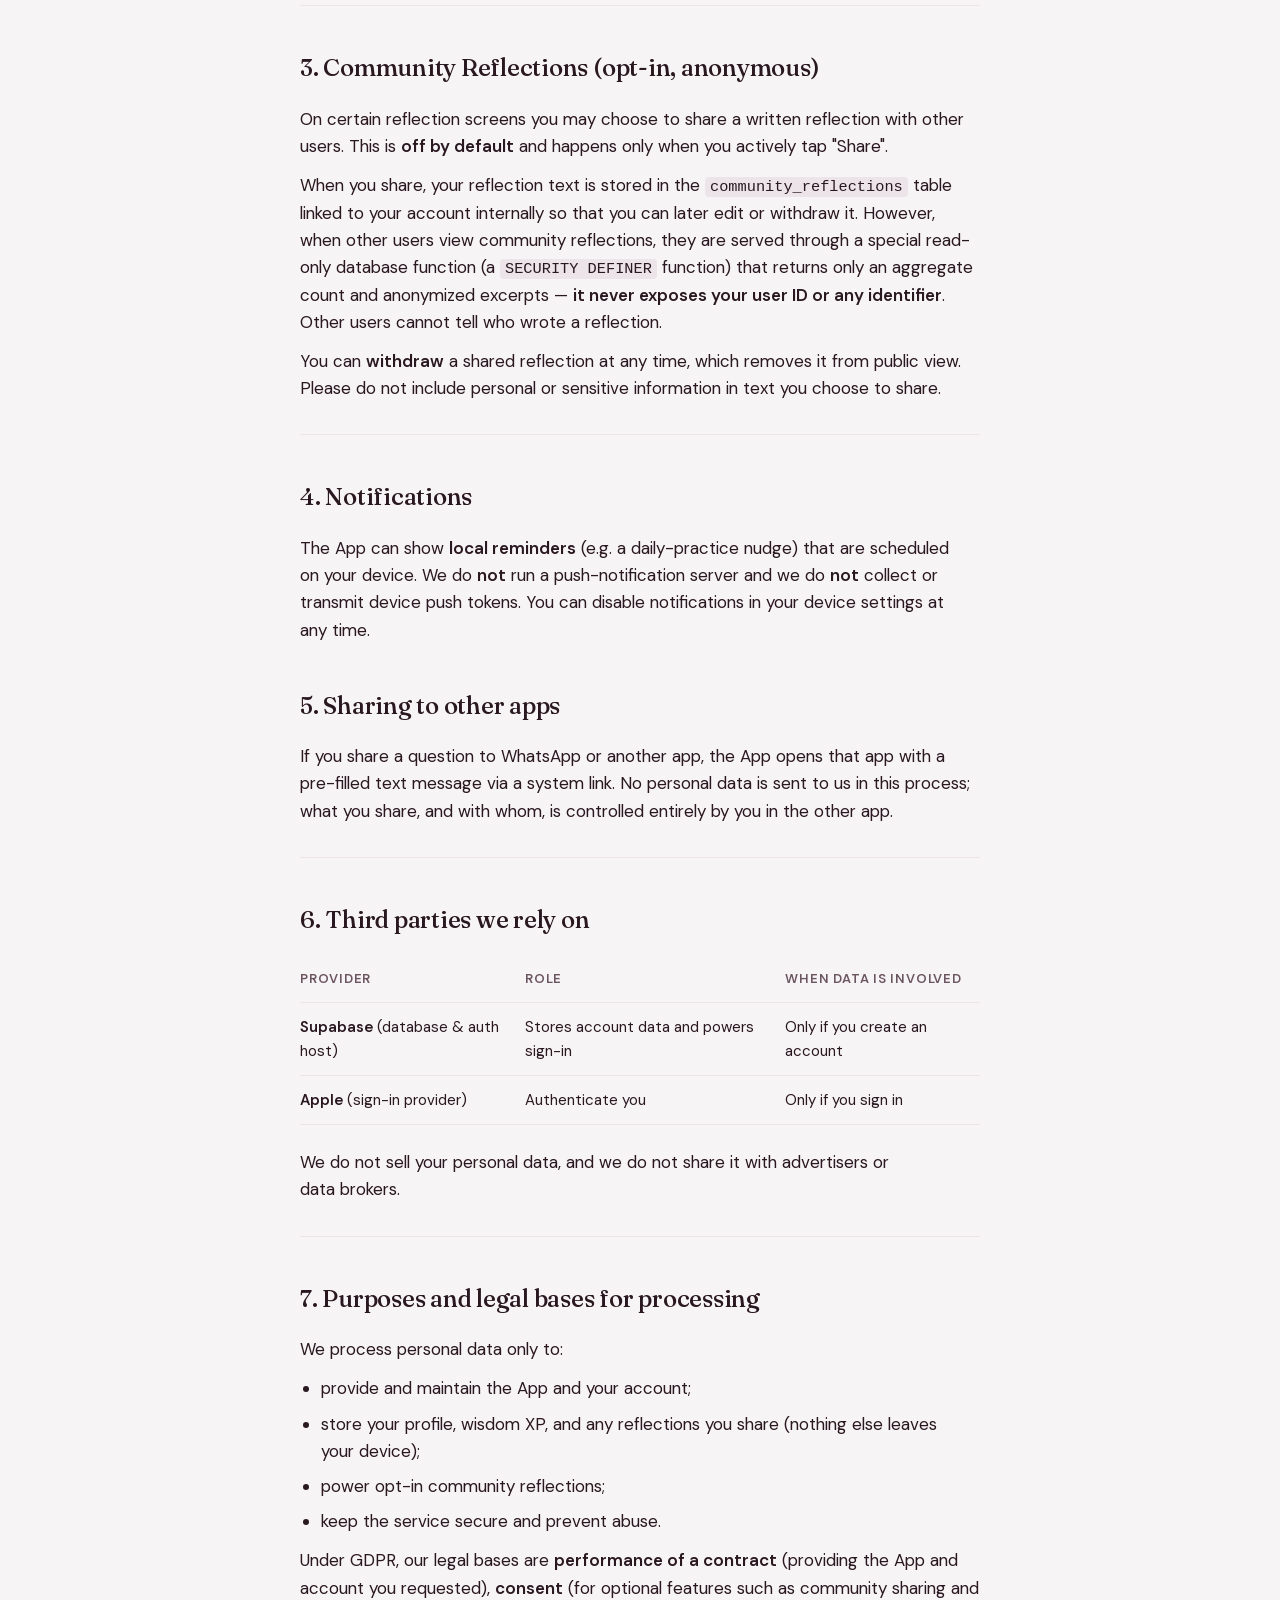
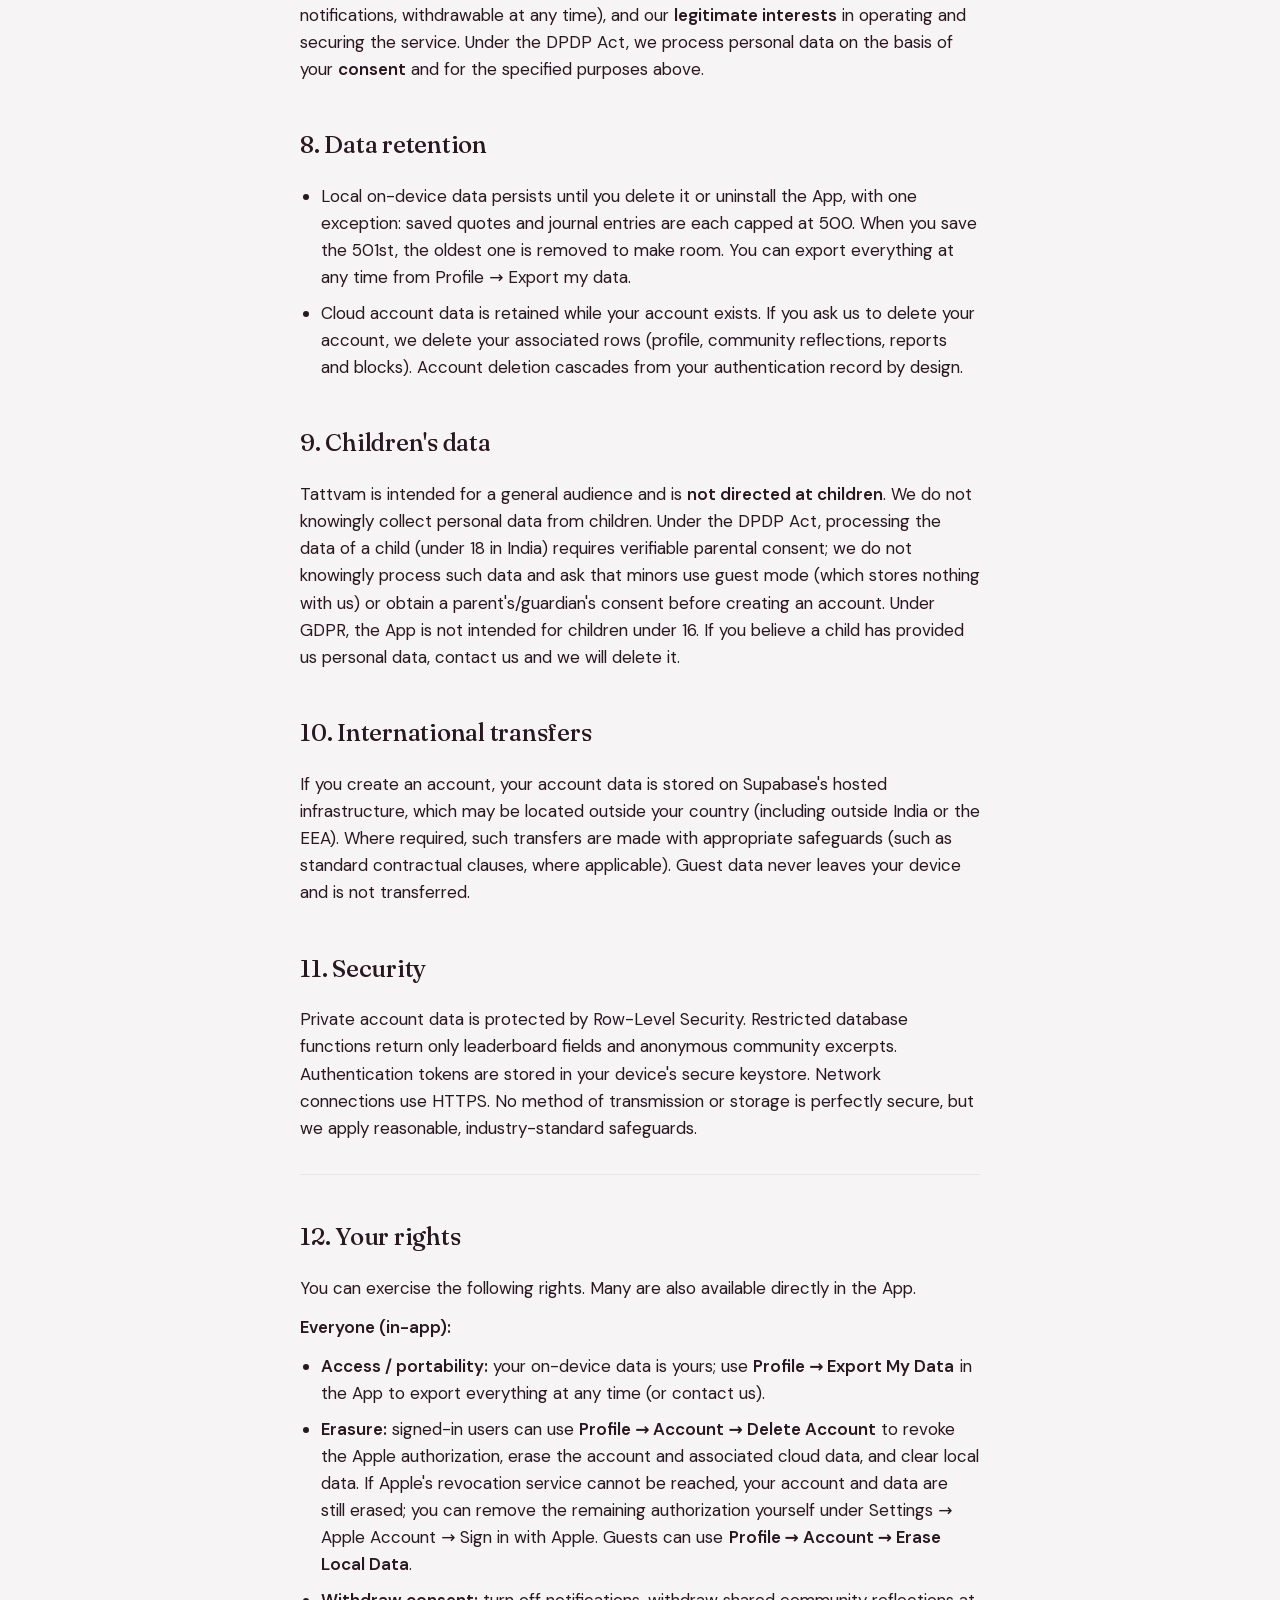
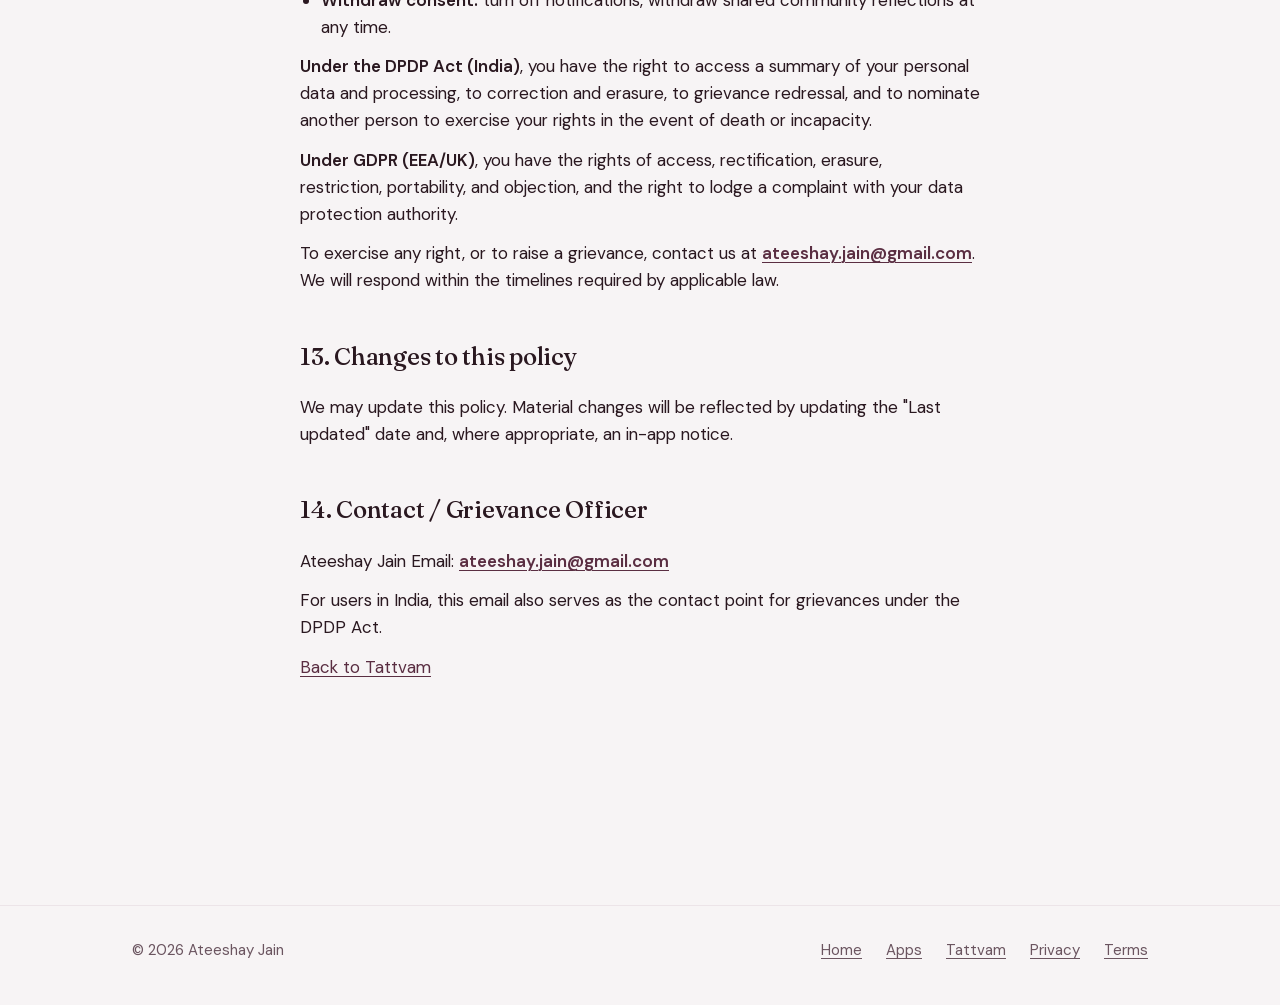
<file: apps/tattvam/privacy/index.html>
<!doctype html>
<html lang="en">
<head>
  <meta charset="utf-8">
  <meta http-equiv="Content-Security-Policy" content="default-src 'none'; style-src 'self'; font-src 'self'; img-src 'self'; base-uri 'none'; form-action 'none'; upgrade-insecure-requests">
  <meta name="referrer" content="strict-origin-when-cross-origin">
  <meta name="viewport" content="width=device-width, initial-scale=1">
  <title>Privacy Policy — Tattvam — Ateeshay Jain</title>
  <meta name="description" content="What Tattvam collects, where it lives, and your rights. Tattvam works as a guest with no account, and has no ads or tracking.">
  <meta property="og:type" content="article">
  <meta property="og:title" content="Tattvam — Privacy Policy">
  <meta property="og:description" content="What Tattvam collects, where it lives, and your rights. Tattvam works as a guest with no account, and has no ads or tracking.">
  <meta property="og:url" content="https://ateeshayjain.com/apps/tattvam/privacy/">
  <link rel="canonical" href="https://ateeshayjain.com/apps/tattvam/privacy/">
  <meta name="theme-color" content="#F7F4F5" media="(prefers-color-scheme: light)">
  <meta name="theme-color" content="#1E1218" media="(prefers-color-scheme: dark)">
  <link rel="icon" href="/assets/img/tattvam-icon-256.png" type="image/png">
  <link rel="apple-touch-icon" href="/assets/img/tattvam-icon-256.png">
  <link rel="preload" href="/assets/fonts/fraunces-latin.woff2" as="font" type="font/woff2" crossorigin>
  <link rel="preload" href="/assets/fonts/dm-sans-latin.woff2" as="font" type="font/woff2" crossorigin>
  <link rel="stylesheet" href="/assets/css/site.css">
</head>
<body data-theme="tattvam">
  <a class="skip-link" href="#main">Skip to content</a>

  <header class="site-header">
    <div class="wrap">
      <a class="wordmark" href="/">Ateeshay Jain</a>
      <nav class="site-nav" aria-label="Main">
        <ul>
          <li><a href="/apps/" aria-current="true">Apps</a></li>
          <li><a href="/#about">About</a></li>
          <li><a href="/#contact">Contact</a></li>
        </ul>
      </nav>
    </div>
  </header>

  <main id="main">
    <section class="hero" aria-labelledby="page-title">
      <div class="wrap">
        <p class="eyebrow"><a href="/apps/tattvam/">Tattvam: Ancient Indian Wisdom</a></p>
        <h1 id="page-title">Privacy Policy — Tattvam</h1>
        <hr class="rule">
      </div>
    </section>

    <section class="section">
      <div class="wrap prose legal">
<p><strong>Last updated:</strong> 11 October 2026<br><strong>Data Fiduciary / Controller:</strong> Ateeshay Jain (&quot;we&quot;, &quot;us&quot;, &quot;our&quot;)<br><strong>Contact:</strong> <a href="mailto:ateeshay.jain@gmail.com">ateeshay.jain@gmail.com</a><br><strong>Applies to:</strong> the Tattvam mobile application (the &quot;App&quot;) on iOS.</p>
<p>Tattvam is an educational app for exploring ancient Indian philosophy. We have
designed it to collect as little personal data as possible. Most of your data
stays on your device. This policy explains what we collect, where it lives, what
leaves your device, and the rights you have.</p>
<p>We are based in India, so this policy is written to comply with India&#39;s Digital
Personal Data Protection Act, 2023 (&quot;DPDP Act&quot;) and, for users in the European
Economic Area and the United Kingdom, the EU/UK General Data Protection
Regulation (&quot;GDPR&quot;).</p>
<hr>
<h2>1. You can use Tattvam without an account</h2>
<p>Tattvam works fully as a <strong>guest</strong>. You are not required to create an account or
provide any personal information to read content, track your progress, take
quizzes, or journal.</p>
<ul>
<li><strong>As a guest:</strong> all of your data (progress, streaks, saved quotes, journal
entries, preferences, game history) is stored <strong>only on your device</strong>. None of
it is sent to us or to any server.</li>
<li><strong>With an account (optional):</strong> signing in adds leaderboards and community
reflections. What reaches our server is limited to: your profile (display
name from Apple, your selected themes, and your streak
counters), your wisdom XP, and any community reflections or reports you
choose to submit. Sign-in uses Apple via our authentication
provider (Supabase). We do not operate our own password system.</li>
<li><strong>Tattvam does not sync across devices.</strong> Your lesson progress, saved quotes,
journal entries, collections, streaks and game history stay on the device
that created them — with or without an account. Installing Tattvam on a
second device starts fresh, and uninstalling removes that data permanently.</li>
</ul>
<hr>
<h2>2. What we collect and where it lives</h2>
<h3>A. Data stored only on your device (never sent to us)</h3>
<p>Stored locally using your device&#39;s app storage (AsyncStorage) and, for
authentication tokens, the operating system&#39;s secure keystore (Expo
SecureStore / iOS Keychain / Android Keystore):</p>
<ul>
<li>Reading and layer progress, completed questions, daily-question state.</li>
<li>Gamification state when used as a guest (XP, streaks, ranks, quote-guessing history, daily quests, quote-collection progress, and stances you take on philosophical tensions).</li>
<li>Saved quotes and journal entries, whether or not you sign in.</li>
<li>App preferences (e.g. simplified/scholarly reading mode, selected themes,
notification settings, language).</li>
<li>Your authentication session tokens, if you sign in (held in the secure
keystore, not in normal app storage).</li>
</ul>
<p>We cannot see this data. App-storage data is removed if you delete the App or clear its data. Your sign-in tokens are held in the iOS Keychain, which can keep them after the App is deleted, so reinstalling may restore your signed-in session; sign out inside the App first if you want them cleared.</p>
<h3>B. Data stored in our cloud database (only if you create an account)</h3>
<p>We use <strong>Supabase</strong> (project reference <code>dkjlludfdfmfgzxfdapr</code>) as our hosted
database and authentication backend. When you sign in, the following may be
stored. Private tables are protected by Row-Level Security. Leaderboards and
community reading use restricted database functions that expose only the fields
needed for those features, not the underlying private table rows:</p>
<div class="doc-table"><table>
<thead>
<tr>
<th>Table</th>
<th>What it holds</th>
</tr>
</thead>
<tbody><tr>
<td data-label="Table"><code>user_profiles</code></td>
<td data-label="What it holds">A display name, optional avatar URL, wisdom XP, current/longest streak, weekly XP, last-active date, and your selected themes. The display name may come from Apple on first sign-in, or defaults to &quot;Seeker&quot;. The leaderboard function exposes only display names and XP totals; the profile table is not publicly readable.</td>
</tr>
<tr>
<td data-label="Table"><code>community_reflections</code></td>
<td data-label="What it holds">A reflection you have <strong>explicitly chosen to share</strong> with the community (opt-in). See Section 3.</td>
</tr>
<tr>
<td data-label="Table"><code>reflection_reports</code> / <code>blocked_authors</code></td>
<td data-label="What it holds">A report you file on a community reflection, or an author you block.</td>
</tr>
</tbody></table></div>
<p>We also receive, from our authentication provider at sign-in, the basic account
identifier and profile fields (name, email-derived identifier, avatar) that
Apple passes through to create your account.</p>
<p>We do <strong>not</strong> collect your contacts, photos, precise location, advertising
identifiers, or browsing history. We do <strong>not</strong> use any analytics or tracking
SDK. We do <strong>not</strong> track you across other apps or websites.</p>
<p>This version of the App does <strong>not</strong> enable crash reporting and does not send diagnostic
events to Sentry. If a later release enables crash reporting, we will update
this policy and the App Store privacy label before that release is distributed.</p>
<h3>C. Bundled content</h3>
<p>The philosophical content in the App (questions, quotes, translations) is
shipped inside the App as static files. It contains no personal data and does
not require a network connection to read.</p>
<hr>
<h2>3. Community Reflections (opt-in, anonymous)</h2>
<p>On certain reflection screens you may choose to share a written reflection with
other users. This is <strong>off by default</strong> and happens only when you actively tap
&quot;Share&quot;.</p>
<p>When you share, your reflection text is stored in the <code>community_reflections</code>
table linked to your account internally so that you can later edit or withdraw
it. However, when other users view community reflections, they are served
through a special read-only database function (a <code>SECURITY DEFINER</code> function)
that returns only an aggregate count and anonymized excerpts — <strong>it never
exposes your user ID or any identifier</strong>. Other users cannot tell who wrote a
reflection.</p>
<p>You can <strong>withdraw</strong> a shared reflection at any time, which removes it from
public view. Please do not include personal or sensitive information in text you
choose to share.</p>
<hr>
<h2>4. Notifications</h2>
<p>The App can show <strong>local reminders</strong> (e.g. a daily-practice nudge) that are
scheduled on your device. We do <strong>not</strong> run a push-notification server and we do
<strong>not</strong> collect or transmit device push tokens. You can disable notifications in
your device settings at any time.</p>
<h2>5. Sharing to other apps</h2>
<p>If you share a question to WhatsApp or another app, the App opens that app with
a pre-filled text message via a system link. No personal data is sent to us in
this process; what you share, and with whom, is controlled entirely by you in
the other app.</p>
<hr>
<h2>6. Third parties we rely on</h2>
<div class="doc-table"><table>
<thead>
<tr>
<th>Provider</th>
<th>Role</th>
<th>When data is involved</th>
</tr>
</thead>
<tbody><tr>
<td data-label="Provider"><strong>Supabase</strong> (database &amp; auth host)</td>
<td data-label="Role">Stores account data and powers sign-in</td>
<td data-label="When data is involved">Only if you create an account</td>
</tr>
<tr>
<td data-label="Provider"><strong>Apple</strong> (sign-in provider)</td>
<td data-label="Role">Authenticate you</td>
<td data-label="When data is involved">Only if you sign in</td>
</tr>
</tbody></table></div>
<p>We do not sell your personal data, and we do not share it with advertisers or
data brokers.</p>
<hr>
<h2>7. Purposes and legal bases for processing</h2>
<p>We process personal data only to:</p>
<ul>
<li>provide and maintain the App and your account;</li>
<li>store your profile, wisdom XP, and any reflections you share (nothing else leaves your device);</li>
<li>power opt-in community reflections;</li>
<li>keep the service secure and prevent abuse.</li>
</ul>
<p>Under GDPR, our legal bases are <strong>performance of a contract</strong> (providing the App
and account you requested), <strong>consent</strong> (for optional features such as community
sharing and notifications, withdrawable at any time), and our <strong>legitimate
interests</strong> in operating and securing the service. Under the DPDP Act, we
process personal data on the basis of your <strong>consent</strong> and for the specified
purposes above.</p>
<h2>8. Data retention</h2>
<ul>
<li>Local on-device data persists until you delete it or uninstall the App, with
one exception: saved quotes and journal entries are each capped at 500. When
you save the 501st, the oldest one is removed to make room. You can export
everything at any time from Profile → Export my data.</li>
<li>Cloud account data is retained while your account exists. If you ask us to
delete your account, we delete your associated rows (profile, community
reflections, reports and blocks). Account deletion cascades from your
authentication record by design.</li>
</ul>
<h2>9. Children&#39;s data</h2>
<p>Tattvam is intended for a general audience and is <strong>not directed at children</strong>.
We do not knowingly collect personal data from children. Under the DPDP Act,
processing the data of a child (under 18 in India) requires verifiable parental
consent; we do not knowingly process such data and ask that minors use guest
mode (which stores nothing with us) or obtain a parent&#39;s/guardian&#39;s consent
before creating an account. Under GDPR, the App is not intended for children
under 16. If you believe a child has provided us personal data, contact us and
we will delete it.</p>
<h2>10. International transfers</h2>
<p>If you create an account, your account data is stored on Supabase&#39;s hosted
infrastructure, which may be located outside your country (including outside
India or the EEA). Where required, such transfers are made with appropriate
safeguards (such as standard contractual clauses, where applicable). Guest data
never leaves your device and is not transferred.</p>
<h2>11. Security</h2>
<p>Private account data is protected by Row-Level Security. Restricted database
functions return only leaderboard fields and anonymous community excerpts.
Authentication tokens are stored in your device&#39;s secure
keystore. Network connections use HTTPS. No method of transmission or storage is
perfectly secure, but we apply reasonable, industry-standard safeguards.</p>
<hr>
<h2>12. Your rights</h2>
<p>You can exercise the following rights. Many are also available directly in the
App.</p>
<p><strong>Everyone (in-app):</strong></p>
<ul>
<li><strong>Access / portability:</strong> your on-device data is yours; use <strong>Profile → Export
My Data</strong> in the App to export everything at any time (or contact us).</li>
<li><strong>Erasure:</strong> signed-in users can use <strong>Profile → Account → Delete Account</strong> to
revoke the Apple authorization, erase the account and associated cloud data,
and clear local data. If Apple&#39;s revocation service cannot be reached, your
account and data are still erased; you can remove the remaining authorization
yourself under Settings → Apple Account → Sign in with Apple. Guests can use <strong>Profile → Account → Erase Local Data</strong>.</li>
<li><strong>Withdraw consent:</strong> turn off notifications, withdraw shared community
reflections at any time.</li>
</ul>
<p><strong>Under the DPDP Act (India)</strong>, you have the right to access a summary of your
personal data and processing, to correction and erasure, to grievance redressal,
and to nominate another person to exercise your rights in the event of death or
incapacity.</p>
<p><strong>Under GDPR (EEA/UK)</strong>, you have the rights of access, rectification, erasure,
restriction, portability, and objection, and the right to lodge a complaint with
your data protection authority.</p>
<p>To exercise any right, or to raise a grievance, contact us at
<strong><a href="mailto:ateeshay.jain@gmail.com">ateeshay.jain@gmail.com</a></strong>. We will respond within the timelines required by
applicable law.</p>
<h2>13. Changes to this policy</h2>
<p>We may update this policy. Material changes will be reflected by updating the
&quot;Last updated&quot; date and, where appropriate, an in-app notice.</p>
<h2>14. Contact / Grievance Officer</h2>
<p>Ateeshay Jain
Email: <strong><a href="mailto:ateeshay.jain@gmail.com">ateeshay.jain@gmail.com</a></strong></p>
<p>For users in India, this email also serves as the contact point for grievances
under the DPDP Act.</p>

        <p><a href="/apps/tattvam/">Back to Tattvam</a></p>
      </div>
    </section>
  </main>

  <footer class="site-footer">
    <div class="wrap">
      <p>© 2026 Ateeshay Jain</p>
      <ul>
        <li><a href="/">Home</a></li>
        <li><a href="/apps/">Apps</a></li>
        <li><a href="/apps/tattvam/">Tattvam</a></li>
        <li><a href="/apps/tattvam/privacy/">Privacy</a></li>
        <li><a href="/apps/tattvam/terms/">Terms</a></li>
      </ul>
    </div>
  </footer>
</body>
</html>
</file>
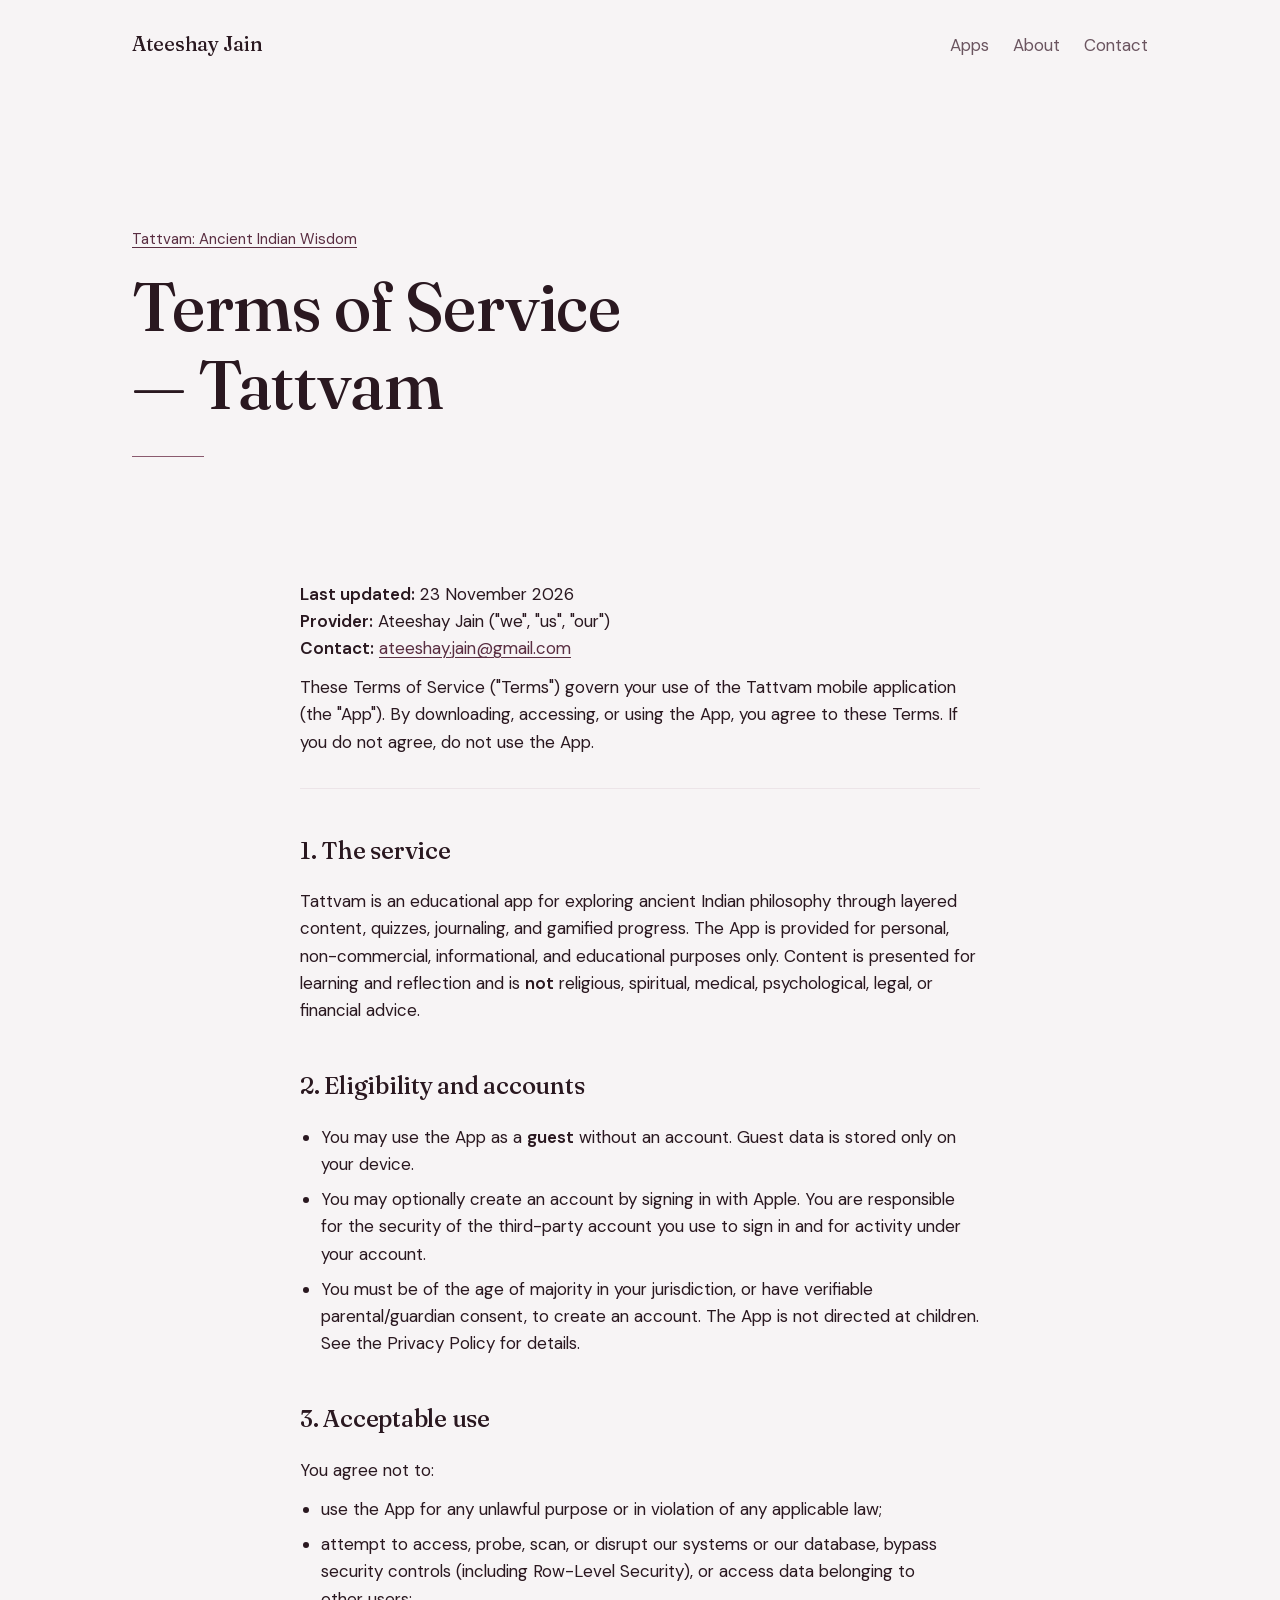
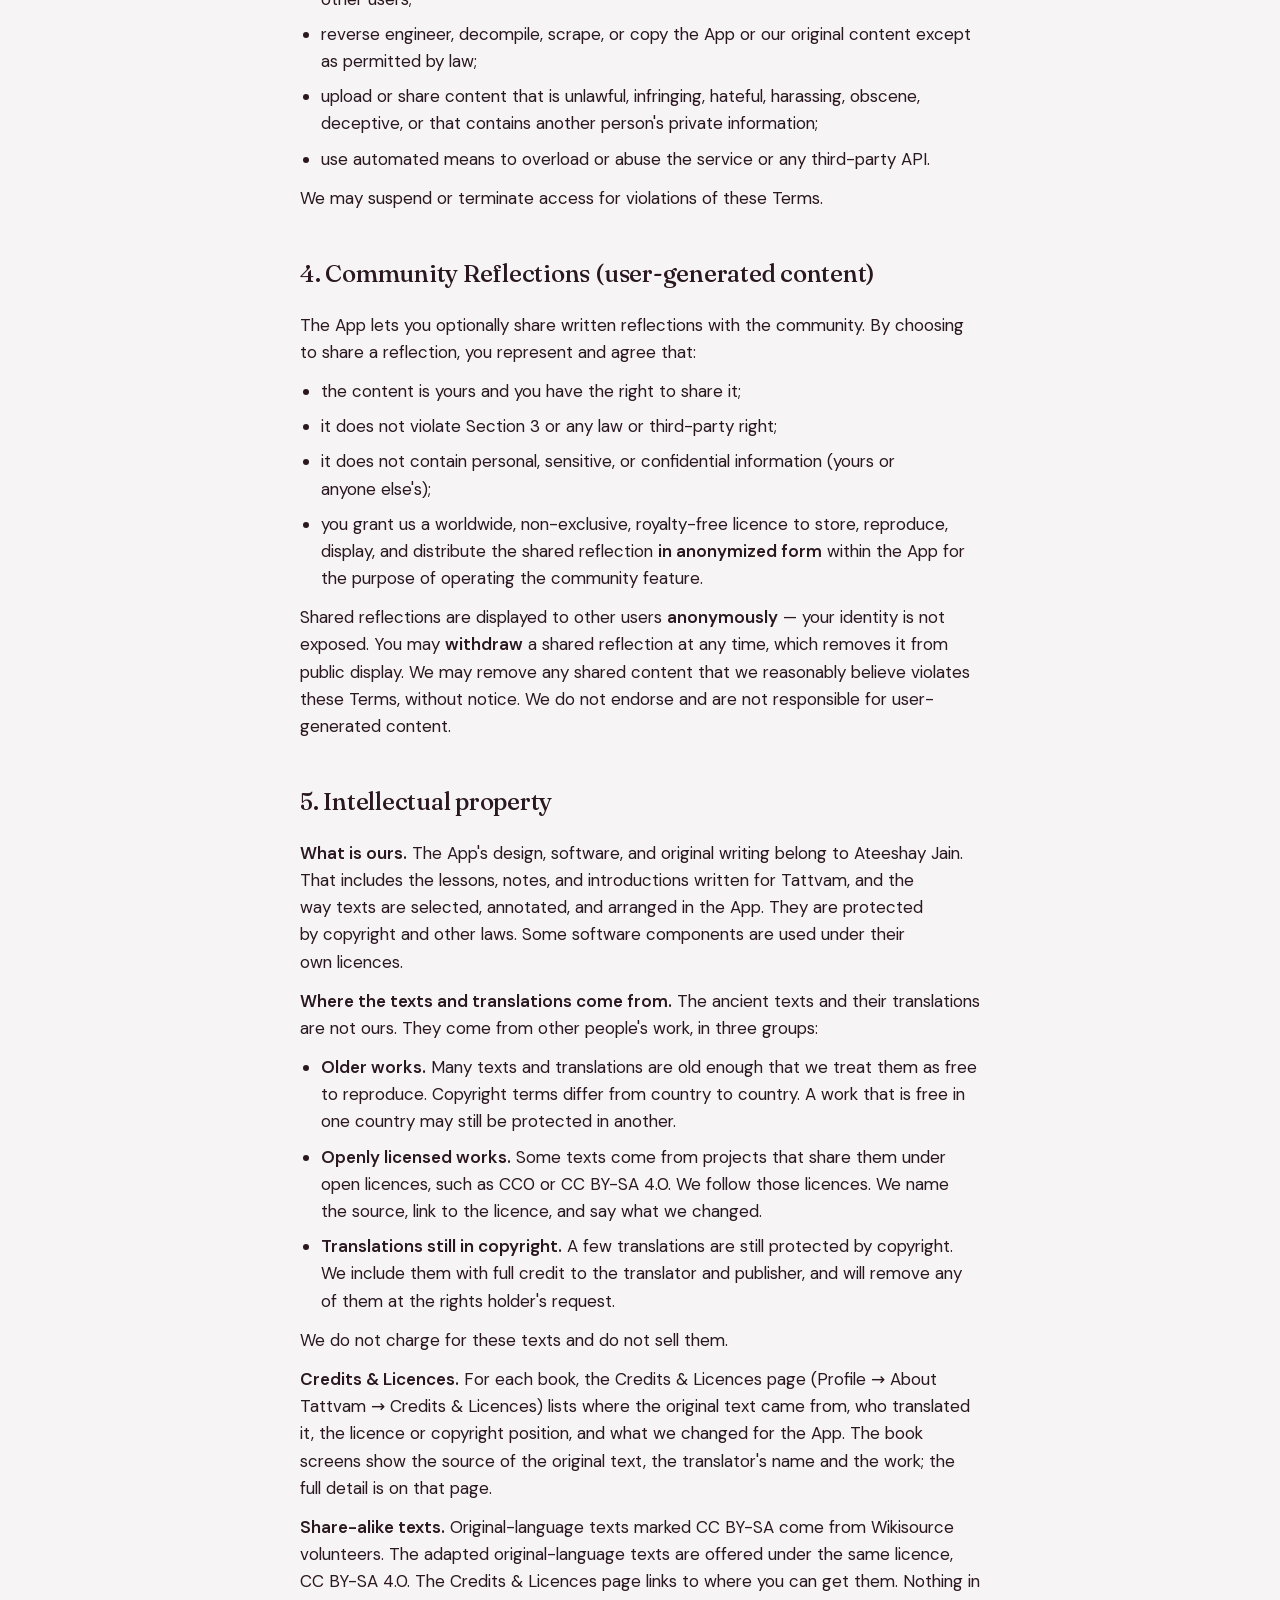
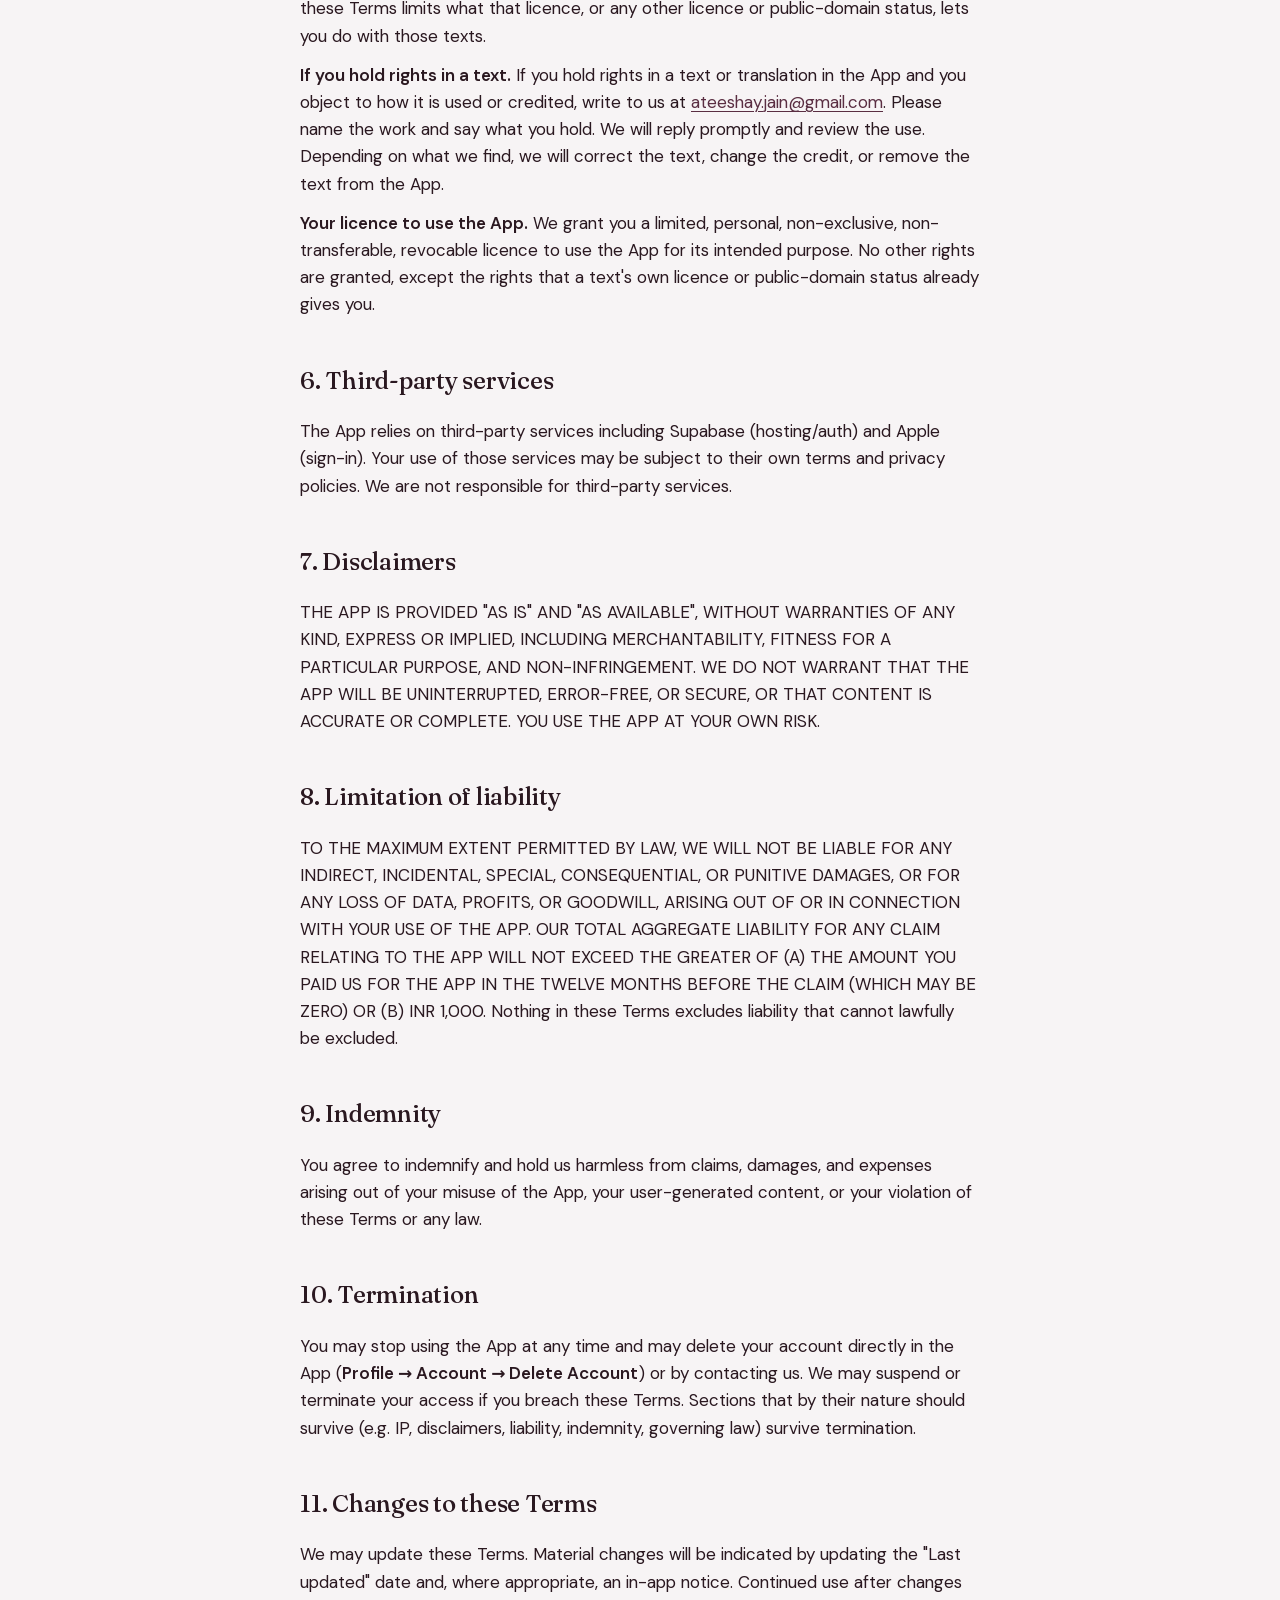
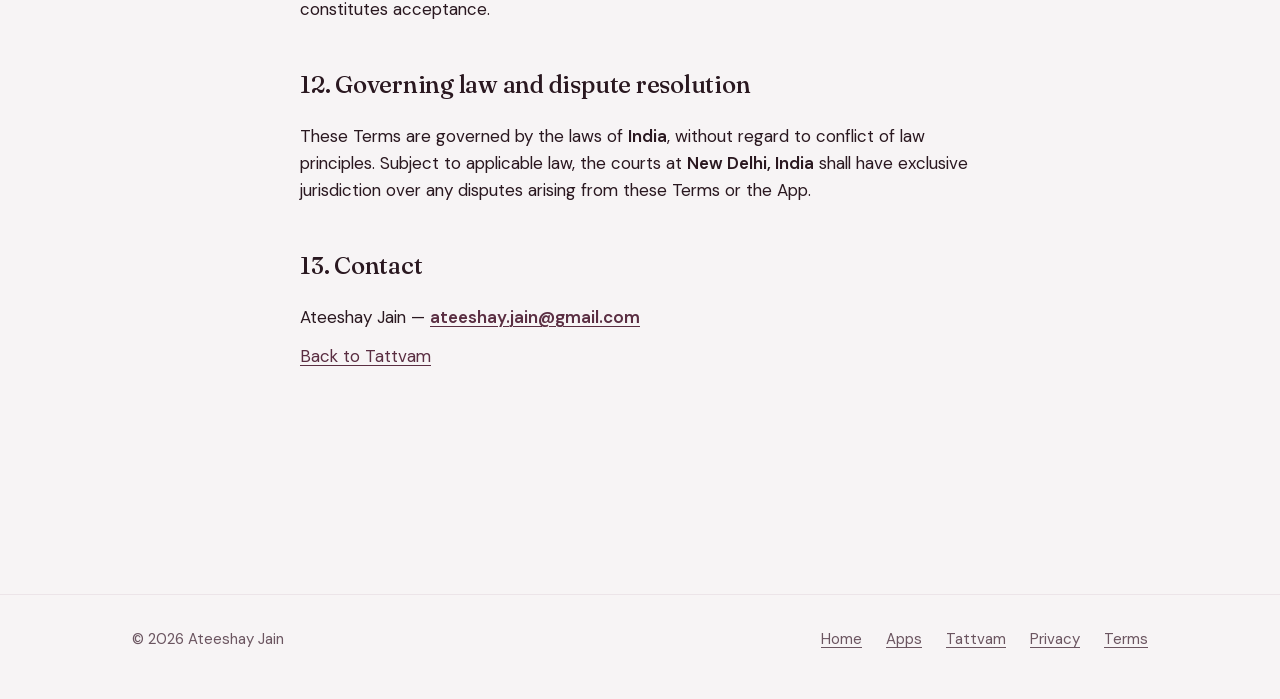
<file: apps/tattvam/terms/index.html>
<!doctype html>
<html lang="en">
<head>
  <meta charset="utf-8">
  <meta http-equiv="Content-Security-Policy" content="default-src 'none'; style-src 'self'; font-src 'self'; img-src 'self'; base-uri 'none'; form-action 'none'; upgrade-insecure-requests">
  <meta name="referrer" content="strict-origin-when-cross-origin">
  <meta name="viewport" content="width=device-width, initial-scale=1">
  <title>Terms of Service — Tattvam — Ateeshay Jain</title>
  <meta name="description" content="The terms for using Tattvam, including how its content and source editions are credited.">
  <meta property="og:type" content="article">
  <meta property="og:title" content="Tattvam — Terms of Service">
  <meta property="og:description" content="The terms for using Tattvam, including how its content and source editions are credited.">
  <meta property="og:url" content="https://ateeshayjain.com/apps/tattvam/terms/">
  <link rel="canonical" href="https://ateeshayjain.com/apps/tattvam/terms/">
  <meta name="theme-color" content="#F7F4F5" media="(prefers-color-scheme: light)">
  <meta name="theme-color" content="#1E1218" media="(prefers-color-scheme: dark)">
  <link rel="icon" href="/assets/img/tattvam-icon-256.png" type="image/png">
  <link rel="apple-touch-icon" href="/assets/img/tattvam-icon-256.png">
  <link rel="preload" href="/assets/fonts/fraunces-latin.woff2" as="font" type="font/woff2" crossorigin>
  <link rel="preload" href="/assets/fonts/dm-sans-latin.woff2" as="font" type="font/woff2" crossorigin>
  <link rel="stylesheet" href="/assets/css/site.css">
</head>
<body data-theme="tattvam">
  <a class="skip-link" href="#main">Skip to content</a>

  <header class="site-header">
    <div class="wrap">
      <a class="wordmark" href="/">Ateeshay Jain</a>
      <nav class="site-nav" aria-label="Main">
        <ul>
          <li><a href="/apps/" aria-current="true">Apps</a></li>
          <li><a href="/#about">About</a></li>
          <li><a href="/#contact">Contact</a></li>
        </ul>
      </nav>
    </div>
  </header>

  <main id="main">
    <section class="hero" aria-labelledby="page-title">
      <div class="wrap">
        <p class="eyebrow"><a href="/apps/tattvam/">Tattvam: Ancient Indian Wisdom</a></p>
        <h1 id="page-title">Terms of Service — Tattvam</h1>
        <hr class="rule">
      </div>
    </section>

    <section class="section">
      <div class="wrap prose legal">
<p><strong>Last updated:</strong> 23 November 2026<br><strong>Provider:</strong> Ateeshay Jain (&quot;we&quot;, &quot;us&quot;, &quot;our&quot;)<br><strong>Contact:</strong> <a href="mailto:ateeshay.jain@gmail.com">ateeshay.jain@gmail.com</a></p>
<p>These Terms of Service (&quot;Terms&quot;) govern your use of the Tattvam mobile
application (the &quot;App&quot;). By downloading, accessing, or using the App, you agree
to these Terms. If you do not agree, do not use the App.</p>
<hr>
<h2>1. The service</h2>
<p>Tattvam is an educational app for exploring ancient Indian philosophy through
layered content, quizzes, journaling, and gamified progress. The App is
provided for personal, non-commercial, informational, and
educational purposes only. Content is presented for learning and reflection and
is <strong>not</strong> religious, spiritual, medical, psychological, legal, or financial
advice.</p>
<h2>2. Eligibility and accounts</h2>
<ul>
<li>You may use the App as a <strong>guest</strong> without an account. Guest data is stored
only on your device.</li>
<li>You may optionally create an account by signing in with Apple. You
are responsible for the security of the third-party account you use to sign in
and for activity under your account.</li>
<li>You must be of the age of majority in your jurisdiction, or have verifiable
parental/guardian consent, to create an account. The App is not directed at
children. See the Privacy Policy for details.</li>
</ul>
<h2>3. Acceptable use</h2>
<p>You agree not to:</p>
<ul>
<li>use the App for any unlawful purpose or in violation of any applicable law;</li>
<li>attempt to access, probe, scan, or disrupt our systems or our database,
bypass security controls (including Row-Level Security), or access data
belonging to other users;</li>
<li>reverse engineer, decompile, scrape, or copy the App or our original content
except as permitted by law;</li>
<li>upload or share content that is unlawful, infringing, hateful, harassing,
obscene, deceptive, or that contains another person&#39;s private information;</li>
<li>use automated means to overload or abuse the service or any third-party API.</li>
</ul>
<p>We may suspend or terminate access for violations of these Terms.</p>
<h2>4. Community Reflections (user-generated content)</h2>
<p>The App lets you optionally share written reflections with the community. By
choosing to share a reflection, you represent and agree that:</p>
<ul>
<li>the content is yours and you have the right to share it;</li>
<li>it does not violate Section 3 or any law or third-party right;</li>
<li>it does not contain personal, sensitive, or confidential information (yours or
anyone else&#39;s);</li>
<li>you grant us a worldwide, non-exclusive, royalty-free licence to store,
reproduce, display, and distribute the shared reflection <strong>in anonymized form</strong>
within the App for the purpose of operating the community feature.</li>
</ul>
<p>Shared reflections are displayed to other users <strong>anonymously</strong> — your identity
is not exposed. You may <strong>withdraw</strong> a shared reflection at any time, which
removes it from public display. We may remove any shared content that we
reasonably believe violates these Terms, without notice. We do not endorse and
are not responsible for user-generated content.</p>
<h2>5. Intellectual property</h2>
<p><strong>What is ours.</strong> The App&#39;s design, software, and original writing belong to
Ateeshay Jain. That includes the lessons, notes, and introductions written for
Tattvam, and the way texts are selected, annotated, and arranged in the App.
They are protected by copyright and other laws. Some software components are
used under their own licences.</p>
<p><strong>Where the texts and translations come from.</strong> The ancient texts and their
translations are not ours. They come from other people&#39;s work, in three groups:</p>
<ul>
<li><strong>Older works.</strong> Many texts and translations are old enough that we treat them
as free to reproduce. Copyright terms differ from country to country. A work
that is free in one country may still be protected in another.</li>
<li><strong>Openly licensed works.</strong> Some texts come from projects that share them under
open licences, such as CC0 or CC BY-SA 4.0. We follow those licences. We name
the source, link to the licence, and say what we changed.</li>
<li><strong>Translations still in copyright.</strong> A few translations are still protected by
copyright. We include them with full credit to the translator and publisher,
and will remove any of them at the rights holder&#39;s request.</li>
</ul>
<p>We do not charge for these texts and do not sell them.</p>
<p><strong>Credits &amp; Licences.</strong> For each book, the Credits &amp; Licences page (Profile →
About Tattvam → Credits &amp; Licences) lists where the original text came from, who
translated it, the licence or copyright position, and what we changed for the
App. The book screens show the source of the original text, the translator&#39;s
name and the work; the full detail is on that page.</p>
<p><strong>Share-alike texts.</strong> Original-language texts marked CC BY-SA come from
Wikisource volunteers. The adapted original-language texts are offered under
the same licence, CC BY-SA 4.0. The Credits &amp; Licences page links to where you
can get them. Nothing in these Terms limits what that licence, or any other
licence or public-domain status, lets you do with those texts.</p>
<p><strong>If you hold rights in a text.</strong> If you hold rights in a text or translation in
the App and you object to how it is used or credited, write to us at
<a href="mailto:ateeshay.jain@gmail.com">ateeshay.jain@gmail.com</a>. Please name the work and say what you hold. We will
reply promptly and review the use. Depending on what we find, we will correct
the text, change the credit, or remove the text from the App.</p>
<p><strong>Your licence to use the App.</strong> We grant you a limited, personal,
non-exclusive, non-transferable, revocable licence to use the App for its
intended purpose. No other rights are granted, except the rights that a text&#39;s
own licence or public-domain status already gives you.</p>
<h2>6. Third-party services</h2>
<p>The App relies on third-party services including Supabase (hosting/auth) and
Apple (sign-in). Your use of those
services may be subject to their own terms and privacy policies. We are not
responsible for third-party services.</p>
<h2>7. Disclaimers</h2>
<p>THE APP IS PROVIDED &quot;AS IS&quot; AND &quot;AS AVAILABLE&quot;, WITHOUT WARRANTIES OF ANY KIND,
EXPRESS OR IMPLIED, INCLUDING MERCHANTABILITY, FITNESS FOR A PARTICULAR PURPOSE,
AND NON-INFRINGEMENT. WE DO NOT WARRANT THAT THE APP WILL BE UNINTERRUPTED,
ERROR-FREE, OR SECURE, OR THAT CONTENT IS ACCURATE OR
COMPLETE. YOU USE THE APP AT YOUR OWN RISK.</p>
<h2>8. Limitation of liability</h2>
<p>TO THE MAXIMUM EXTENT PERMITTED BY LAW, WE WILL NOT BE LIABLE FOR ANY INDIRECT,
INCIDENTAL, SPECIAL, CONSEQUENTIAL, OR PUNITIVE DAMAGES, OR FOR ANY LOSS OF DATA,
PROFITS, OR GOODWILL, ARISING OUT OF OR IN CONNECTION WITH YOUR USE OF THE APP.
OUR TOTAL AGGREGATE LIABILITY FOR ANY CLAIM RELATING TO THE APP WILL NOT EXCEED
THE GREATER OF (A) THE AMOUNT YOU PAID US FOR THE APP IN THE TWELVE MONTHS BEFORE
THE CLAIM (WHICH MAY BE ZERO) OR (B) INR 1,000. Nothing in these Terms excludes
liability that cannot lawfully be excluded.</p>
<h2>9. Indemnity</h2>
<p>You agree to indemnify and hold us harmless from claims, damages, and expenses
arising out of your misuse of the App, your user-generated content, or your
violation of these Terms or any law.</p>
<h2>10. Termination</h2>
<p>You may stop using the App at any time and may delete your account directly in
the App (<strong>Profile → Account → Delete Account</strong>) or by contacting us. We may
suspend or terminate your access if you breach these Terms. Sections
that by their nature should survive (e.g. IP, disclaimers, liability,
indemnity, governing law) survive termination.</p>
<h2>11. Changes to these Terms</h2>
<p>We may update these Terms. Material changes will be indicated by updating the
&quot;Last updated&quot; date and, where appropriate, an in-app notice. Continued use
after changes constitutes acceptance.</p>
<h2>12. Governing law and dispute resolution</h2>
<p>These Terms are governed by the laws of <strong>India</strong>, without regard to conflict of
law principles. Subject to applicable law, the courts at <strong>New Delhi, India</strong> shall
have exclusive jurisdiction over any disputes arising from these Terms or the
App.</p>
<h2>13. Contact</h2>
<p>Ateeshay Jain — <strong><a href="mailto:ateeshay.jain@gmail.com">ateeshay.jain@gmail.com</a></strong></p>

        <p><a href="/apps/tattvam/">Back to Tattvam</a></p>
      </div>
    </section>
  </main>

  <footer class="site-footer">
    <div class="wrap">
      <p>© 2026 Ateeshay Jain</p>
      <ul>
        <li><a href="/">Home</a></li>
        <li><a href="/apps/">Apps</a></li>
        <li><a href="/apps/tattvam/">Tattvam</a></li>
        <li><a href="/apps/tattvam/privacy/">Privacy</a></li>
        <li><a href="/apps/tattvam/terms/">Terms</a></li>
      </ul>
    </div>
  </footer>
</body>
</html>
</file>
<file: assets/css/site.css>
/* ateeshayjain.github.io — one stylesheet for the whole site.
 *
 * Theming is by custom properties only:
 *   :root                    Tidepool (home, Apps, 404), copied from
 *                            Templates/Nature-Palettes/Tidepool/tokens.css
 *   [data-theme="tattvam"]   Tattvam brand roles (plum on ivory)
 *   [data-theme="aangan"]    Aangan brand roles (terracotta on cream)
 *   [data-theme="sangrah"]   Sangrah brand roles (the icon's navy, cream and
 *                            ribbon indigo; BrandColors.swift in the app)
 * Each block has a prefers-color-scheme: dark counterpart.
 * tests/check_site.py parses these blocks and fails below WCAG AA 4.5:1.
 */

/* ------------------------------------------------------------------ fonts
 * Fraunces and DM Sans, self-hosted variable woff2 (SIL OFL 1.1, see
 * assets/fonts/LICENSE.txt). Weights 400-600 only. Devanagari (तत्त्वम्, आँगन)
 * is not in these files and falls back to the system font, as intended.
 * The latin files are preloaded by every page; latin-ext (which carries ₹)
 * loads only when a page uses one of its characters.
 */
@font-face {
  font-family: "Fraunces";
  font-style: normal;
  font-weight: 400 600;
  font-display: swap;
  src: url("../fonts/fraunces-latin.woff2") format("woff2");
  unicode-range: U+0000-00FF, U+0131, U+0152-0153, U+02BB-02BC, U+02C6, U+02DA, U+02DC, U+0304, U+0308, U+0329, U+2000-206F, U+20AC, U+2122, U+2191, U+2193, U+2212, U+2215, U+FEFF, U+FFFD;
}
@font-face {
  font-family: "Fraunces";
  font-style: normal;
  font-weight: 400 600;
  font-display: swap;
  src: url("../fonts/fraunces-latin-ext.woff2") format("woff2");
  unicode-range: U+0100-02BA, U+02BD-02C5, U+02C7-02CC, U+02CE-02D7, U+02DD-02FF, U+0304, U+0308, U+0329, U+1D00-1DBF, U+1E00-1E9F, U+1EF2-1EFF, U+2020, U+20A0-20AB, U+20AD-20C4, U+2113, U+2C60-2C7F, U+A720-A7FF;
}
@font-face {
  font-family: "DM Sans";
  font-style: normal;
  font-weight: 400 600;
  font-display: swap;
  src: url("../fonts/dm-sans-latin.woff2") format("woff2");
  unicode-range: U+0000-00FF, U+0131, U+0152-0153, U+02BB-02BC, U+02C6, U+02DA, U+02DC, U+0304, U+0308, U+0329, U+2000-206F, U+20AC, U+2122, U+2191, U+2193, U+2212, U+2215, U+FEFF, U+FFFD;
}
@font-face {
  font-family: "DM Sans";
  font-style: normal;
  font-weight: 400 600;
  font-display: swap;
  src: url("../fonts/dm-sans-latin-ext.woff2") format("woff2");
  unicode-range: U+0100-02BA, U+02BD-02C5, U+02C7-02CC, U+02CE-02D7, U+02DD-02FF, U+0304, U+0308, U+0329, U+1D00-1DBF, U+1E00-1E9F, U+1EF2-1EFF, U+2020, U+20A0-20AB, U+20AD-20C4, U+2113, U+2C60-2C7F, U+A720-A7FF;
}

/* ------------------------------------------------------- Tidepool tokens */
:root {
  --bg: #F5F3EE;
  --surface: #FFFFFF;
  --surface-alt: #E6EDF3;
  --ink: #1C1A18;
  --ink-muted: #5C5550;
  --border: #D9D4CB;
  --primary: #4A3226;
  --on-primary: #F5F3EE;
  --accent: #3F6A8F;
  --on-accent: #FFFFFF;
  --highlight: #7A2430;
  --status-success: #3F7A3A;
  --status-warning: #8F5C0E;
  --status-danger: #A3262F;
  --status-info: #2F5F86;
  --swatch-basalt: #4A3226;
  --swatch-cocoa-rock: #2E1F18;
  --swatch-foam: #F5F3EE;
  --swatch-sea-glass: #8FAECB;
  --swatch-mist: #CFDCE8;
  --swatch-shale: #7C8C9A;
  --swatch-ink: #1C1A18;
  --swatch-oxblood: #7A2430;
  --space-1: 4px;
  --space-2: 8px;
  --space-3: 12px;
  --space-4: 16px;
  --space-6: 24px;
  --space-8: 32px;
  --space-12: 48px;
  --radius-sm: 10px;
  --radius-md: 20px;
  --radius-lg: 30px;
  --radius-pill: 999px;
  --font-display: "Fraunces", Georgia, serif;
  --font-body: "DM Sans", system-ui, -apple-system, sans-serif;
  --font-mono: "JetBrains Mono", ui-monospace, monospace;
  --shadow-card: 0 1px 2px rgba(0,0,0,0.06), 0 6px 20px rgba(0,0,0,0.06);

  /* Site roles built on the tokens. */
  --focus: var(--accent);
  --measure: 62ch;
  --section-space: clamp(56px, 9vw, 112px);
  color-scheme: light dark;
}
@media (prefers-color-scheme: dark) {
  :root {
    --bg: #17130F;
    --surface: #231C17;
    --surface-alt: #2E1F18;
    --ink: #F5F3EE;
    --ink-muted: #B5ADA3;
    --border: #3D332C;
    --primary: #A9C3DC;
    --on-primary: #17130F;
    --accent: #D9B8A0;
    --on-accent: #17130F;
    --highlight: #C9606B;
    --status-success: #8FCB7E;
    --status-warning: #E8B45A;
    --status-danger: #F0908C;
    --status-info: #9CC2E2;
    --shadow-card: 0 1px 2px rgba(0,0,0,0.4), 0 8px 24px rgba(0,0,0,0.35);
  }
}

/* ----------------------------------------------------------- app themes */
[data-theme="tattvam"] {
  --bg: #F7F4F5;
  --surface: #FFFFFF;
  --surface-alt: #ECE4E8;
  --ink: #2A1820;
  --ink-muted: #6B5560;
  --primary: #5A2E42;
  --on-primary: #FFFFFF;
  --border: #ECE4E8;
  --accent: #8A5A6E;      /* Tattvam primaryLight: focus ring and tints */
  --highlight: #8A5A6E;   /* the wordmark's hairline rule */
}
[data-theme="aangan"] {
  --bg: #FBF7F2;
  --surface: #FFFFFF;
  --surface-alt: #F3EAE0;
  --ink: #2B2420;
  --ink-muted: #6B5E55;
  --primary: #A8553A;     /* 5.22:1 with white, so the #9A4C33 fallback is not needed */
  --on-primary: #FFFFFF;
  --border: #E8DFD5;
  --accent: #A8553A;
  --highlight: #A8553A;
}
[data-theme="sangrah"] {
  --bg: #F8F4EC;
  --surface: #FFFFFF;
  --surface-alt: #EFE7D8;   /* the icon's cream page */
  --ink: #1C2140;           /* the icon's navy */
  --ink-muted: #565B73;
  --primary: #3F51B5;       /* the icon's ribbon */
  --on-primary: #FFFFFF;
  --border: #E4DCCB;
  --accent: #3F51B5;
  --highlight: #3F51B5;
}
@media (prefers-color-scheme: dark) {
  [data-theme="tattvam"] {
    --bg: #1E1218;
    --surface: #2A1820;
    --surface-alt: #34202A;
    --ink: #F7F4F5;
    --ink-muted: #C9B5BF;
    --primary: #C99AAE;
    --on-primary: #1E1218;
    --border: #3F1F2E;
    --accent: #C99AAE;
    --highlight: #C99AAE;
  }
  [data-theme="aangan"] {
    --bg: #1A1411;
    --surface: #251C17;
    --surface-alt: #2E231D;
    --ink: #F6EFE8;
    --ink-muted: #BBAA9C;
    --primary: #E09A7E;
    --on-primary: #1A1411;
    --border: #3A2C24;
    --accent: #E09A7E;
    --highlight: #E09A7E;
  }
  [data-theme="sangrah"] {
    --bg: #141831;
    --surface: #1C2140;
    --surface-alt: #252B52;
    --ink: #F4EDE0;
    --ink-muted: #B9B6C6;
    --primary: #A9B4F0;
    --on-primary: #141831;
    --border: #2E3560;
    --accent: #A9B4F0;
    --highlight: #A9B4F0;
  }
}

/* ------------------------------------------------------------------ base */
*, *::before, *::after { box-sizing: border-box; }

html {
  -webkit-text-size-adjust: 100%;
  text-size-adjust: 100%;
  scroll-behavior: smooth;
  scroll-padding-top: var(--space-6);
}

body {
  margin: 0;
  background: var(--bg);
  color: var(--ink);
  font-family: var(--font-body);
  font-size: 1.0625rem;        /* 17px */
  line-height: 1.6;
  font-kerning: normal;
  text-rendering: optimizeLegibility;
  overflow-wrap: break-word;
}

img, svg { display: block; max-width: 100%; height: auto; }

h1, h2, h3 {
  font-family: var(--font-display);
  font-optical-sizing: auto;
  font-weight: 500;
  line-height: 1.15;
  letter-spacing: -0.01em;
  margin: 0;
  text-wrap: balance;
}
h1 { font-size: clamp(2rem, 1.35rem + 2.9vw, 3rem); }          /* 32–48px */
h2 { font-size: clamp(1.5rem, 1.25rem + 1.1vw, 2rem); }         /* 24–32px */
h3 { font-size: 1.1875rem; line-height: 1.3; font-weight: 600; } /* 19px */

p, ul, ol, dl { margin: 0; }
p + p { margin-top: var(--space-4); }
p, li, dd { text-wrap: pretty; }

a {
  color: var(--primary);
  text-decoration-line: underline;
  text-decoration-thickness: 1px;
  text-underline-offset: 0.2em;
}
a:hover { text-decoration-thickness: 2px; }

:focus-visible {
  outline: 2px solid var(--focus);
  outline-offset: 3px;
  border-radius: 4px;
}

strong { font-weight: 600; }

.skip-link {
  position: absolute;
  left: var(--space-4);
  top: -100px;
  z-index: 10;
  padding: var(--space-2) var(--space-4);
  background: var(--surface);
  color: var(--ink);
  border-radius: var(--radius-sm);
}
.skip-link:focus { top: var(--space-4); }

.visually-hidden {
  position: absolute !important;
  width: 1px; height: 1px;
  padding: 0; margin: -1px;
  overflow: hidden;
  clip: rect(0 0 0 0);
  white-space: nowrap;
  border: 0;
}

/* --------------------------------------------------------------- layout */
.wrap {
  width: 100%;
  max-width: 1080px;
  margin-inline: auto;
  padding-inline: var(--space-4);     /* the 16px phone gutter */
}
@media (min-width: 720px) {
  .wrap { padding-inline: var(--space-8); }
}

main { display: block; }

.section { padding-block: var(--section-space) 0; }
.section:last-child { padding-bottom: var(--section-space); }
.section > .wrap > h2 { margin-bottom: var(--space-6); }
.section-intro {
  max-width: var(--measure);
  color: var(--ink-muted);
  margin: calc(-1 * var(--space-3)) 0 var(--space-8);
}
.prose { max-width: var(--measure); }
.prose h2 { margin: var(--space-12) 0 var(--space-4); }
.prose h2:first-child { margin-top: 0; }
.prose ul, .prose ol { padding-left: 1.25em; }
.prose li + li { margin-top: var(--space-2); }
.prose p + ul, .prose ul + p { margin-top: var(--space-4); }

/* --------------------------------------------------------------- header */
.site-header { padding-block: var(--space-6); }
.site-header .wrap {
  display: flex;
  flex-wrap: wrap;
  align-items: baseline;
  justify-content: space-between;
  gap: var(--space-3) var(--space-6);
}
.wordmark {
  font-family: var(--font-display);
  font-size: 1.25rem;
  font-weight: 500;
  color: var(--ink);
  text-decoration: none;
  letter-spacing: -0.005em;
}
.site-nav ul {
  display: flex;
  flex-wrap: wrap;
  gap: var(--space-1) var(--space-6);
  list-style: none;
  padding: 0;
}
.site-nav a {
  display: inline-block;
  padding-block: var(--space-2);       /* keeps the tap target near 44px */
  color: var(--ink-muted);
  text-decoration: none;
}
.site-nav a:hover { color: var(--ink); text-decoration: underline; }
.site-nav a[aria-current="page"] { color: var(--ink); }

/* ----------------------------------------------------------------- hero */
.hero { padding-block: clamp(48px, 12vw, 136px) 0; }
.eyebrow {
  font-size: 0.9375rem;
  color: var(--ink-muted);
  margin-bottom: var(--space-4);
}
.hero h1 { font-size: clamp(2.5rem, 1.5rem + 4.6vw, 4.25rem); max-width: 14ch; }
.hero .lede {
  max-width: 38ch;
  margin-top: var(--space-6);
  font-size: clamp(1.125rem, 1.05rem + 0.4vw, 1.3125rem);
  line-height: 1.5;
  color: var(--ink-muted);
}
.rule {
  display: block;
  width: 72px;
  height: 0;
  margin: var(--space-8) 0 0;
  border: 0;
  border-top: 1px solid var(--highlight);
}

/* ------------------------------------------------------------ app cards */
.app-list {
  display: grid;
  gap: var(--space-4);
  list-style: none;
  padding: 0;
}
@media (min-width: 760px) {
  .app-list { grid-template-columns: repeat(2, minmax(0, 1fr)); gap: var(--space-6); }
}
.app-card {
  position: relative;
  display: grid;
  grid-template-columns: auto 1fr;
  align-items: start;
  gap: var(--space-4) var(--space-6);
  padding: var(--space-6);
  background: var(--surface);
  border: 1px solid var(--border);
  border-radius: var(--radius-md);
}
.app-card img {
  width: 72px;
  height: 72px;
  border-radius: 16px;                 /* iOS icon corner at this size */
  box-shadow: 0 0 0 1px rgba(0,0,0,0.06);
}
.app-card :is(h2, h3) { font-family: var(--font-display); font-weight: 500; font-size: 1.3125rem; }
.app-card :is(h2, h3) a { color: var(--ink); text-decoration: none; }
.app-card :is(h2, h3) a:hover { text-decoration: underline; }
.app-card p { margin-top: var(--space-2); color: var(--ink-muted); }
.app-card .card-actions {
  grid-column: 1 / -1;
  display: flex;
  flex-wrap: wrap;
  align-items: center;
  gap: var(--space-3) var(--space-6);
}
/* On the home page the whole card is one link. */
.app-card.is-link h3 a::after {
  content: "";
  position: absolute;
  inset: 0;
  border-radius: var(--radius-md);
}
.app-card.is-link:hover { border-color: var(--ink-muted); }
.app-card.is-link:focus-within { outline: 2px solid var(--focus); outline-offset: 3px; }
.app-card.is-link h3 a:focus-visible { outline: none; }

/* -------------------------------------------------------------- buttons */
.btn {
  display: inline-flex;
  align-items: center;
  justify-content: center;
  gap: var(--space-2);
  min-height: 48px;
  padding: var(--space-3) var(--space-6);
  border: 1px solid transparent;
  border-radius: var(--radius-pill);
  font: inherit;
  font-weight: 600;
  line-height: 1.2;
  text-decoration: none;
  cursor: pointer;
}
.btn-primary { background: var(--primary); color: var(--on-primary); }
.btn-primary:hover { text-decoration: underline; }
.btn-quiet { background: transparent; color: var(--ink); border-color: var(--border); }
.btn-quiet:hover { border-color: var(--ink-muted); }
.btn svg { width: 20px; height: 20px; flex: none; }
/* A button whose link is not known yet: drawn, but not a link. */
.btn[aria-disabled="true"] { cursor: default; opacity: 0.75; text-decoration: none; }

/* ------------------------------------------------------------- app hero */
.app-hero { padding-block: clamp(40px, 9vw, 104px) 0; }
.app-hero .wrap {
  display: grid;
  gap: var(--space-6) var(--space-12);
  align-items: center;
}
@media (min-width: 720px) {
  .app-hero .wrap { grid-template-columns: auto 1fr; }
}
.app-icon {
  width: 112px;
  height: 112px;
  border-radius: 25px;                 /* iOS icon corner at this size */
  box-shadow: 0 0 0 1px rgba(0,0,0,0.06), var(--shadow-card);
}
@media (min-width: 720px) {
  .app-icon { width: 168px; height: 168px; border-radius: 37px; }
}
.app-hero h1 { max-width: 18ch; }
.app-hero .subtitle {
  margin-top: var(--space-3);
  font-family: var(--font-display);
  font-size: clamp(1.1875rem, 1.1rem + 0.5vw, 1.4375rem);
  line-height: 1.35;
  color: var(--ink-muted);
}
.app-hero .meta { margin-top: var(--space-3); font-size: 0.9375rem; color: var(--ink-muted); }
.app-hero .rule { margin-top: var(--space-6); }
.app-hero .actions {
  display: flex;
  flex-wrap: wrap;
  align-items: center;
  gap: var(--space-3) var(--space-4);
  margin-top: var(--space-6);
}
.app-intro {
  max-width: var(--measure);
  font-size: clamp(1.0625rem, 1rem + 0.35vw, 1.25rem);
  line-height: 1.55;
}

/* ---------------------------------------------------------- screenshots */
.shots {
  display: flex;
  gap: var(--space-4);
  overflow-x: auto;
  overscroll-behavior-x: contain;
  scroll-snap-type: x mandatory;
  padding-bottom: var(--space-4);
  margin-inline: calc(-1 * var(--space-4));
  padding-inline: var(--space-4);
  scroll-padding-inline: var(--space-4);
}
.shots img {
  flex: none;
  width: min(68vw, 260px);
  scroll-snap-align: start;
  border-radius: var(--radius-md);
  border: 1px solid var(--border);
}

/* ------------------------------------------------------------- features */
.features {
  display: grid;
  gap: var(--space-8) var(--space-12);
  list-style: none;
  padding: 0;
}
@media (min-width: 640px) {
  .features { grid-template-columns: repeat(2, minmax(0, 1fr)); }
}
@media (min-width: 960px) {
  .features { grid-template-columns: repeat(3, minmax(0, 1fr)); }
}
.feature {
  padding-top: var(--space-4);
  border-top: 1px solid var(--border);
}
.feature h3 { margin-bottom: var(--space-2); }
.feature p { color: var(--ink-muted); }

/* ------------------------------------------------------ private by design
 * The one filled block on an app page: the brand colour, edge to edge
 * inside the wrap, so the privacy summary is the thing you remember. */
.privacy-panel {
  background: var(--primary);
  color: var(--on-primary);
  border-radius: var(--radius-md);
  padding: clamp(28px, 6vw, 64px) clamp(20px, 5vw, 64px);
  --focus: var(--on-primary);
}
.privacy-panel h2 { color: var(--on-primary); margin-bottom: var(--space-3); }
.privacy-panel > p { max-width: var(--measure); }
.privacy-panel a { color: var(--on-primary); }
.privacy-facts {
  display: grid;
  margin-top: var(--space-8);
}
.privacy-facts > div {
  padding-block: var(--space-4);
  border-top: 1px solid color-mix(in srgb, var(--on-primary) 28%, transparent);
}
.privacy-facts dt { font-weight: 600; }
.privacy-facts dd { margin: var(--space-1) 0 0; max-width: var(--measure); }
@media (min-width: 760px) {
  .privacy-facts > div {
    display: grid;
    grid-template-columns: minmax(0, 15rem) minmax(0, 1fr);
    gap: var(--space-8);
  }
  .privacy-facts dd { margin: 0; }
}

/* ------------------------------------------------------------ documents */
.docs {
  display: grid;
  gap: var(--space-4);
  list-style: none;
  padding: 0;
}
@media (min-width: 640px) {
  .docs { grid-template-columns: repeat(2, minmax(0, 1fr)); }
}
.doc {
  display: flex;
  flex-direction: column;
  height: 100%;
  padding: var(--space-6);
  background: var(--surface);
  border: 1px solid var(--border);
  border-radius: var(--radius-md);
  color: var(--ink);
  text-decoration: none;
}
.doc:hover { border-color: var(--primary); }
.doc .doc-title {
  font-family: var(--font-display);
  font-size: 1.25rem;
  font-weight: 500;
  line-height: 1.25;
  color: var(--primary);
}
.doc:hover .doc-title { text-decoration: underline; text-decoration-thickness: 1px; text-underline-offset: 0.2em; }
.doc .doc-line { margin-top: var(--space-2); color: var(--ink-muted); }
.doc .doc-date { margin-top: auto; padding-top: var(--space-4); font-size: 0.875rem; color: var(--ink-muted); }

/* ------------------------------------------------- steps and support */
.steps { max-width: var(--measure); }
.steps h3 { margin: var(--space-8) 0 var(--space-3); }
.steps h3:first-child { margin-top: 0; }
.steps ol { padding-left: 1.4em; }
.steps li + li { margin-top: var(--space-2); }
.steps li::marker { color: var(--ink-muted); }
.steps p { margin-top: var(--space-3); color: var(--ink-muted); }
.path { font-weight: 600; }

.support-contact {
  max-width: var(--measure);
  margin-bottom: var(--space-8);
}
.support-contact .email { font-size: 1.1875rem; }

/* ------------------------------------------------------------------ faq */
.faq { max-width: var(--measure); border-bottom: 1px solid var(--border); }
.faq details { border-top: 1px solid var(--border); }
.faq summary {
  display: flex;
  align-items: center;
  justify-content: space-between;
  gap: var(--space-4);
  min-height: 56px;
  padding-block: var(--space-3);
  font-weight: 600;
  cursor: pointer;
  list-style: none;
}
.faq summary::-webkit-details-marker { display: none; }
.faq summary::after {
  content: "";
  flex: none;
  width: 10px;
  height: 10px;
  margin-right: var(--space-1);
  border-right: 1.5px solid var(--ink-muted);
  border-bottom: 1.5px solid var(--ink-muted);
  transform: translateY(-3px) rotate(45deg);
  transition: transform 160ms ease;
}
.faq details[open] summary::after { transform: translateY(2px) rotate(-135deg); }
.faq details > div { padding-bottom: var(--space-6); color: var(--ink-muted); }

/* ---------------------------------------------------------------- todo
 * A visible placeholder for content only the owner can supply.
 * tests/check_site.py --release fails while any remain. */
.todo {
  display: block;
  max-width: var(--measure);
  padding: var(--space-3) var(--space-4);
  border: 2px dashed var(--status-warning);
  border-radius: var(--radius-sm);
  background: var(--surface);
  color: var(--ink);
  font-size: 0.9375rem;
  line-height: 1.5;
}
.todo + .todo { margin-top: var(--space-3); }
.prose + .todo { margin-top: var(--space-6); }
span.todo { display: inline-block; }

/* -------------------------------------------------------------- footer */
.site-footer {
  margin-top: var(--section-space);
  padding-block: var(--space-8) var(--space-12);
  border-top: 1px solid var(--border);
  font-size: 0.9375rem;
  color: var(--ink-muted);
}
.site-footer .wrap {
  display: flex;
  flex-wrap: wrap;
  justify-content: space-between;
  gap: var(--space-3) var(--space-6);
}
.site-footer ul { display: flex; flex-wrap: wrap; gap: var(--space-1) var(--space-6); list-style: none; padding: 0; }
.site-footer a { color: var(--ink-muted); }
.site-footer a:hover { color: var(--ink); }

/* ---------------------------------------------------------- motion */
@media (prefers-reduced-motion: reduce) {
  html { scroll-behavior: auto; }
  *, *::before, *::after {
    transition-duration: 0.01ms !important;
    animation-duration: 0.01ms !important;
    animation-iteration-count: 1 !important;
  }
}

/* ------------------------------------------------------------ timeline
 * The About section: a real sequence, newest first, so it is an <ol>. */
.timeline {
  max-width: 52rem;
  list-style: none;
  padding: 0;
  border-bottom: 1px solid var(--border);
}
.timeline > li {
  display: grid;
  gap: var(--space-2);
  padding-block: var(--space-6);
  border-top: 1px solid var(--border);
}
.timeline .when { font-size: 0.9375rem; color: var(--ink-muted); }
.timeline h3 { font-family: var(--font-display); font-weight: 500; font-size: 1.3125rem; }
.timeline h3 + p { margin-top: var(--space-2); max-width: var(--measure); }
@media (min-width: 720px) {
  .timeline > li { grid-template-columns: 12rem minmax(0, 1fr); gap: var(--space-8); }
  .timeline .when { padding-top: 0.2em; }
}

.contact-links {
  display: flex;
  flex-wrap: wrap;
  gap: var(--space-2) var(--space-8);
  margin-top: var(--space-6);
  padding: 0;
  list-style: none;
  font-size: 1.1875rem;
}
.contact-links a { display: inline-block; padding-block: var(--space-2); }

/* Long-form legal pages (moved out of inline <style> blocks so the strict
   Content-Security-Policy can forbid inline styles). */
[data-theme="sangrah"] .legal p, [data-theme="sangrah"] .legal ul { margin-block: var(--space-3) 0; }
[data-theme="sangrah"] .legal .todo { margin-block: var(--space-3) 0; }
[data-theme="tattvam"] .legal h2 { font-size: 1.5rem; }
[data-theme="tattvam"] .legal h3 { margin: var(--space-8) 0 var(--space-3); }
[data-theme="tattvam"] .legal p, [data-theme="tattvam"] .legal ul, [data-theme="tattvam"] .legal ol { margin-block: var(--space-3) 0; }
[data-theme="tattvam"] .legal hr { border: 0; border-top: 1px solid var(--border); margin: var(--space-8) 0; }
[data-theme="tattvam"] .legal code { font-family: var(--font-mono); font-size: 0.9em; background: var(--surface-alt); padding: 1px 5px; border-radius: 4px; overflow-wrap: anywhere; }
[data-theme="tattvam"] .legal blockquote { margin: var(--space-6) 0; padding: var(--space-3) var(--space-4); border-left: 3px solid var(--primary); background: var(--surface); border-radius: 0 var(--radius-sm) var(--radius-sm) 0; color: var(--ink-muted); }
[data-theme="tattvam"] .legal blockquote p { margin: 0; }
[data-theme="tattvam"] .legal .doc-table { margin: var(--space-6) 0; }
[data-theme="tattvam"] .legal table { width: 100%; border-collapse: collapse; font-size: 0.9375rem; }
[data-theme="tattvam"] .legal th, [data-theme="tattvam"] .legal td { text-align: left; vertical-align: top; padding: var(--space-3) var(--space-4) var(--space-3) 0; border-bottom: 1px solid var(--border); }
[data-theme="tattvam"] .legal th { font-size: 0.8125rem; letter-spacing: 0.06em; text-transform: uppercase; color: var(--ink-muted); }
@media (max-width: 640px) {
[data-theme="tattvam"] .legal thead { position: absolute; width: 1px; height: 1px; overflow: hidden; clip-path: inset(50%); }
[data-theme="tattvam"] .legal table, [data-theme="tattvam"] .legal tbody, [data-theme="tattvam"] .legal tr, [data-theme="tattvam"] .legal td { display: block; }
[data-theme="tattvam"] .legal tr { padding: var(--space-3) 0; border-bottom: 1px solid var(--border); }
[data-theme="tattvam"] .legal td { border: 0; padding: var(--space-1) 0; }
[data-theme="tattvam"] .legal td::before { content: attr(data-label); display: block; font-size: 0.8125rem; letter-spacing: 0.06em; text-transform: uppercase; color: var(--ink-muted); }
}
</file>
